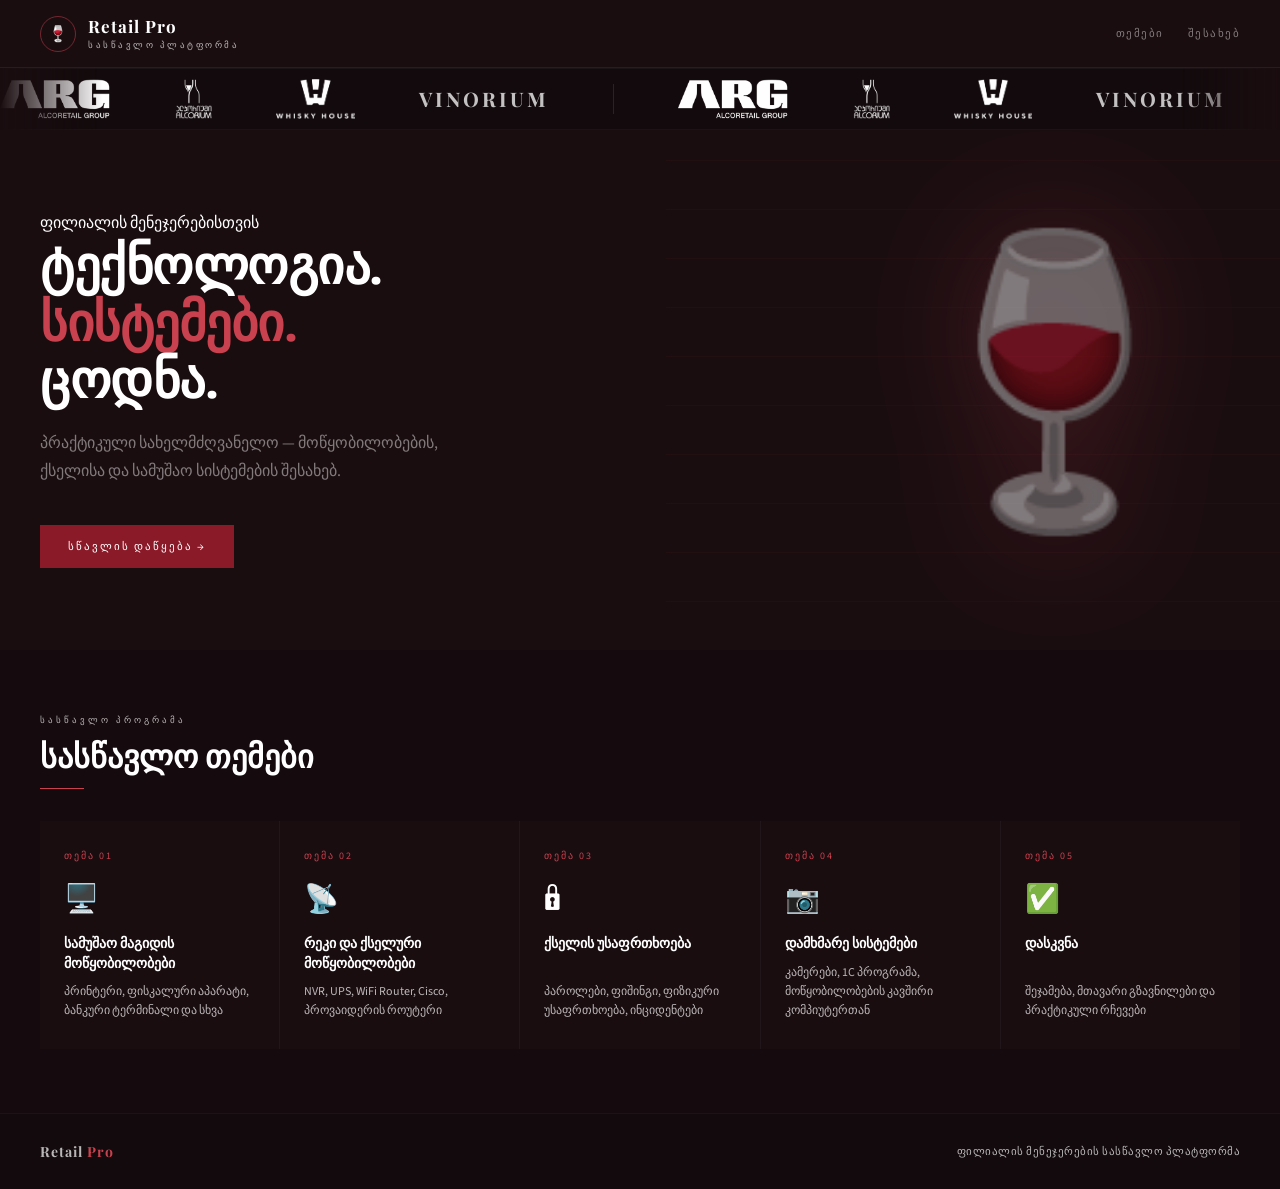
<file: index.html>
<!DOCTYPE html>
<html lang="ka">
<head>
  <meta charset="UTF-8" />
  <meta name="viewport" content="width=device-width, initial-scale=1.0" />
  <title>Retail Pro | სასწავლო პლატფორმა</title>
  <link rel="stylesheet" href="style.css" />
  <style>
    .hero {
      position: relative;
      min-height: 520px;
      display: flex;
      align-items: center;
      padding: 5rem 2.5rem;
      overflow: hidden;
      background: var(--bg);
    }
    .hero-lines {
      position: absolute; right: 0; top: 0; bottom: 0; width: 48%;
      opacity: 0.04;
      background-image: repeating-linear-gradient(0deg, transparent, transparent 48px, rgba(201,65,79,1) 48px, rgba(201,65,79,1) 49px);
    }
    .hero-deco {
      position: absolute; right: 4%; top: 50%;
      transform: translateY(-50%);
      font-size: 280px; opacity: 0.45; pointer-events: none; line-height: 1;
      filter: drop-shadow(0 0 60px rgba(201,65,79,0.6));
    }

    .hero-quote blockquote em {
      color: #c9414f;
      font-style: normal;
    }
      to { opacity: 1; transform: translateY(-50%) translateX(0); }
    }
    .hero-eyebrow {
      font-size: 10px; letter-spacing: 3.5px; text-transform: uppercase;
      color: var(--accent); margin-bottom: 1.5rem;
    }
    .hero h1 {
      font-family: 'Playfair Display', serif;
      font-size: 52px; font-weight: 700; line-height: 1.1;
      letter-spacing: -0.5px; margin-bottom: 1.5rem;
    }
    .hero h1 em { color: var(--accent); font-style: normal; }
    .hero p {
      font-size: 16px; color: var(--text-muted);
      line-height: 1.75; max-width: 400px; margin-bottom: 2.5rem;
    }
    .hero-btn {
      display: inline-flex; align-items: center; gap: 10px;
      background: var(--accent-dark); color: #fff;
      font-size: 11px; letter-spacing: 2px; text-transform: uppercase;
      padding: 14px 28px; text-decoration: none; transition: background 0.2s;
    }
    .hero-btn:hover { background: #a01f30; }

    .modules { padding: 4rem 2.5rem; background: var(--bg2); }
    .modules-label {
      font-size: 9px; letter-spacing: 3px; text-transform: uppercase;
      color: var(--text-dim); display: block; margin-bottom: 6px;
    }
    .modules-title {
      font-family: 'Playfair Display', serif;
      font-size: 32px; font-weight: 700;
    }
    .modules-line { width: 44px; height: 1px; background: var(--accent); margin: 12px 0 2rem; }

    .cards-grid {
      display: grid;
      grid-template-columns: repeat(auto-fit, minmax(180px, 1fr));
      gap: 1px;
      background: rgba(255,255,255,0.05);
    }
    .theme-card {
      background: var(--bg);
      padding: 1.75rem 1.5rem;
      text-decoration: none; color: inherit;
      display: flex; flex-direction: column;
      transition: background 0.2s;
      position: relative; overflow: hidden;
    }
    .theme-card::after {
      content: ''; position: absolute; bottom: 0; left: 0; right: 0;
      height: 2px; background: var(--accent);
      transform: scaleX(0); transform-origin: left; transition: transform 0.3s ease;
    }
    .theme-card:hover { background: #1f1013; }
    .theme-card:hover::after { transform: scaleX(1); }
    .theme-num { font-size: 10px; letter-spacing: 2px; color: var(--accent); margin-bottom: 1rem; }
    .theme-icon { font-size: 28px; margin-bottom: 1rem; display: block; }
    .theme-card h3 { font-size: 14px; font-weight: 600; line-height: 1.4; margin-bottom: 8px; }
    .theme-card p { font-size: 12px; color: var(--text-dim); line-height: 1.6; margin-top: auto; }

    .info {
      padding: 4rem 2.5rem; background: var(--bg);
      display: grid; grid-template-columns: 1fr 1fr; gap: 4rem; align-items: center;
      border-top: 1px solid rgba(255,255,255,0.04);
    }
    .info-eyebrow { font-size: 10px; letter-spacing: 3px; text-transform: uppercase; color: var(--accent); margin-bottom: 1rem; }
    .info h2 { font-family: 'Playfair Display', serif; font-size: 28px; font-weight: 700; margin-bottom: 1rem; line-height: 1.3; }
    .info p { font-size: 14px; color: var(--text-muted); line-height: 1.8; margin-bottom: 1rem; }
    .info-stats { display: grid; grid-template-columns: 1fr 1fr; gap: 1px; background: rgba(255,255,255,0.05); }
    .stat { background: var(--bg2); padding: 1.5rem; }
    .stat-num { font-family: 'Playfair Display', serif; font-size: 36px; font-weight: 700; color: var(--accent); margin-bottom: 4px; }
    .stat-label { font-size: 10px; letter-spacing: 1.5px; text-transform: uppercase; color: var(--text-dim); }

    @media (max-width: 700px) {
      .hero h1 { font-size: 36px; }
      .hero { padding: 3rem 1.5rem; min-height: auto; }
      .info { grid-template-columns: 1fr; gap: 2rem; padding: 3rem 1.5rem; }
      .modules { padding: 3rem 1.5rem; }
    }
  </style>
</head>
<body>

  <header class="rp-header">
    <a href="index.html" class="rp-logo-wrap">
      <div class="rp-logo-icon">🍷</div>
      <div>
        <span class="rp-logo-text">Retail Pro</span>
        <span class="rp-logo-sub">სასწავლო პლატფორმა</span>
      </div>
    </a>
    <nav>
      <a href="#modules">თემები</a>
      <a href="#about">შესახებ</a>
    </nav>
  </header>

  <div class="logo-scroll-wrap" style="background:#120a0c; border-top:1px solid rgba(255,255,255,0.04); border-bottom:1px solid rgba(255,255,255,0.04); padding:10px 0; overflow:hidden; position:relative;">
    <div style="display:flex; align-items:center; gap:64px; animation:scrollLogos 24s linear infinite; width:max-content;">
      <img src="logo-arg.PNG" alt="ARG" style="height:40px; object-fit:contain; mix-blend-mode:screen; flex-shrink:0;" />
      <img src="logo-alcorium.PNG" alt="Alcorium" style="height:40px; object-fit:contain; mix-blend-mode:screen; flex-shrink:0;" />
      <img src="logo-whisky.PNG" alt="Whisky House" style="height:40px; object-fit:contain; mix-blend-mode:screen; flex-shrink:0;" />
      <span style="font-family:'Playfair Display',serif; font-size:20px; font-weight:700; color:rgba(255,255,255,0.75); letter-spacing:3px; flex-shrink:0; line-height:40px;">VINORIUM</span>
      <div style="width:1px; height:30px; background:rgba(255,255,255,0.1); flex-shrink:0;"></div>
      <img src="logo-arg.PNG" alt="ARG" style="height:40px; object-fit:contain; mix-blend-mode:screen; flex-shrink:0;" />
      <img src="logo-alcorium.PNG" alt="Alcorium" style="height:40px; object-fit:contain; mix-blend-mode:screen; flex-shrink:0;" />
      <img src="logo-whisky.PNG" alt="Whisky House" style="height:40px; object-fit:contain; mix-blend-mode:screen; flex-shrink:0;" />
      <span style="font-family:'Playfair Display',serif; font-size:20px; font-weight:700; color:rgba(255,255,255,0.75); letter-spacing:3px; flex-shrink:0; line-height:40px;">VINORIUM</span>
      <div style="width:1px; height:30px; background:rgba(255,255,255,0.1); flex-shrink:0;"></div>
      <img src="logo-arg.PNG" alt="ARG" style="height:40px; object-fit:contain; mix-blend-mode:screen; flex-shrink:0;" />
      <img src="logo-alcorium.PNG" alt="Alcorium" style="height:40px; object-fit:contain; mix-blend-mode:screen; flex-shrink:0;" />
      <img src="logo-whisky.PNG" alt="Whisky House" style="height:40px; object-fit:contain; mix-blend-mode:screen; flex-shrink:0;" />
      <span style="font-family:'Playfair Display',serif; font-size:20px; font-weight:700; color:rgba(255,255,255,0.75); letter-spacing:3px; flex-shrink:0; line-height:40px;">VINORIUM</span>
      <div style="width:1px; height:30px; background:rgba(255,255,255,0.1); flex-shrink:0;"></div>
      <img src="logo-arg.PNG" alt="ARG" style="height:40px; object-fit:contain; mix-blend-mode:screen; flex-shrink:0;" />
      <img src="logo-alcorium.PNG" alt="Alcorium" style="height:40px; object-fit:contain; mix-blend-mode:screen; flex-shrink:0;" />
      <img src="logo-whisky.PNG" alt="Whisky House" style="height:40px; object-fit:contain; mix-blend-mode:screen; flex-shrink:0;" />
      <span style="font-family:'Playfair Display',serif; font-size:20px; font-weight:700; color:rgba(255,255,255,0.75); letter-spacing:3px; flex-shrink:0; line-height:40px;">VINORIUM</span>
      <div style="width:1px; height:30px; background:rgba(255,255,255,0.1); flex-shrink:0;"></div>
    </div>
  </div>
  <style>
    @keyframes scrollLogos {
      0% { transform: translateX(0); }
      100% { transform: translateX(-25%); }
    }
    .logo-scroll-wrap { -webkit-mask-image: linear-gradient(to right, transparent 0%, black 8%, black 92%, transparent 100%); mask-image: linear-gradient(to right, transparent 0%, black 8%, black 92%, transparent 100%); }
  </style>

  <section class="hero">
    <div class="hero-lines"></div>
    <div class="hero-deco">🍷</div>

    <div style="position:relative;z-index:1;max-width:520px;">
      <div class="hero-eyebrow">ფილიალის მენეჯერებისთვის</div>
      <h1>ტექნოლოგია.<br><em>სისტემები.</em><br>ცოდნა.</h1>
      <p>პრაქტიკული სახელმძღვანელო — მოწყობილობების, ქსელისა და სამუშაო სისტემების შესახებ.</p>
      <a href="#modules" class="hero-btn">სწავლის დაწყება →</a>
    </div>
  </section>

  <section class="modules" id="modules">
    <span class="modules-label">სასწავლო პროგრამა</span>
    <div class="modules-title">სასწავლო თემები</div>
    <div class="modules-line"></div>
    <div class="cards-grid">
      <a href="tema1.html" class="theme-card">
        <div class="theme-num">თემა 01</div>
        <span class="theme-icon">🖥️</span>
        <h3>სამუშაო მაგიდის მოწყობილობები</h3>
        <p>პრინტერი, ფისკალური აპარატი, ბანკური ტერმინალი და სხვა</p>
      </a>
      <a href="tema2.html" class="theme-card">
        <div class="theme-num">თემა 02</div>
        <span class="theme-icon">📡</span>
        <h3>რეკი და ქსელური მოწყობილობები</h3>
        <p>NVR, UPS, WiFi Router, Cisco, პროვაიდერის როუტერი</p>
      </a>
      <a href="tema3.html" class="theme-card">
        <div class="theme-num">თემა 03</div>
        <span class="theme-icon">🔒</span>
        <h3>ქსელის უსაფრთხოება</h3>
        <p>პაროლები, ფიშინგი, ფიზიკური უსაფრთხოება, ინციდენტები</p>
      </a>
      <a href="tema4.html" class="theme-card">
        <div class="theme-num">თემა 04</div>
        <span class="theme-icon">📷</span>
        <h3>დამხმარე სისტემები</h3>
        <p>კამერები, 1C პროგრამა, მოწყობილობების კავშირი კომპიუტერთან</p>
      </a>
      <a href="tema5.html" class="theme-card">
        <div class="theme-num">თემა 05</div>
        <span class="theme-icon">✅</span>
        <h3>დასკვნა</h3>
        <p>შეჯამება, მთავარი გზავნილები და პრაქტიკული რჩევები</p>
      </a>
    </div>
  </section>

  <footer class="rp-footer">
    <div class="rp-footer-logo">Retail <em>Pro</em></div>
    <div class="rp-footer-text">ფილიალის მენეჯერების სასწავლო პლატფორმა</div>
  </footer>

</body>
</html>
</file>
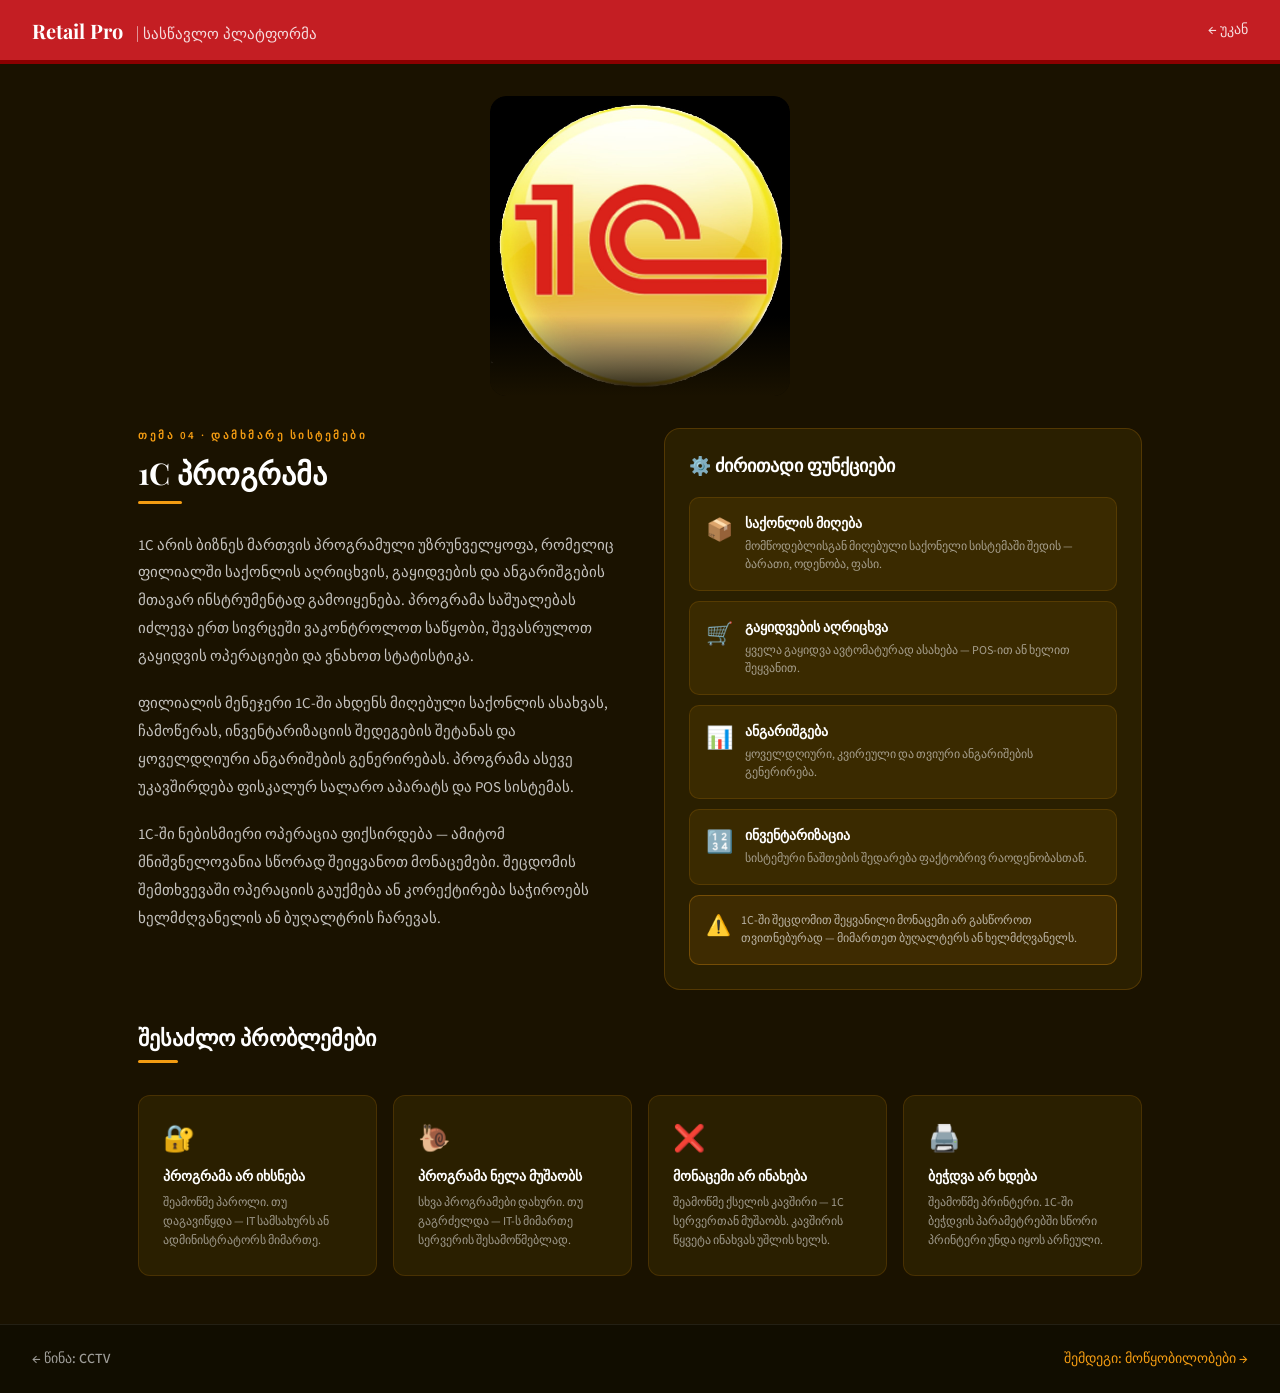
<file: 1c-detail.html>
<!DOCTYPE html>
<html lang="ka">
<head>
  <meta charset="UTF-8"/>
  <meta name="viewport" content="width=device-width, initial-scale=1.0"/>
  <title>1C პროგრამა</title>
  <link href="https://fonts.googleapis.com/css2?family=Playfair+Display:wght@400;700&family=Source+Sans+3:wght@400;500;600&display=swap" rel="stylesheet"/>
  <style>
    * { margin:0; padding:0; box-sizing:border-box; }
    body { font-family:'Source Sans 3',sans-serif; color:#fff; background:#1a1200; overflow-x:hidden; }
    .bg-canvas { position:fixed; top:0; left:0; right:0; bottom:0; z-index:0; pointer-events:none; overflow:hidden; }
    .float-item { position:absolute; animation:floatUp linear infinite; user-select:none; pointer-events:none; }
    @keyframes floatUp { 0%{transform:translateY(110vh);opacity:0} 10%{opacity:1} 90%{opacity:1} 100%{transform:translateY(-20vh);opacity:0} }
    @keyframes fadeIn { from{opacity:0;transform:translateY(16px)} to{opacity:1;transform:translateY(0)} }
    @keyframes slideIn { from{opacity:0;transform:translateX(-16px)} to{opacity:1;transform:translateX(0)} }
    header { position:sticky; top:0; z-index:10; background:#C41E23; color:#fff; padding:0 2rem; display:flex; align-items:center; justify-content:space-between; height:64px; border-bottom:4px solid #8B0000; }
    .logo { font-family:'Playfair Display',serif; font-size:20px; font-weight:700; }
    .logo span { font-weight:400; opacity:0.85; font-size:15px; margin-left:8px; }
    .back-btn { color:rgba(255,255,255,0.85); text-decoration:none; font-size:14px; font-weight:500; }
    .hero-photo { position:relative; z-index:1; background:#1a1200; padding:2rem 3rem 0; display:flex; justify-content:center; }
    .hero-photo-wrap { position:relative; max-width:300px; width:100%; border-radius:16px; overflow:hidden; }
    .hero-photo-wrap img { width:100%; display:block; border-radius:16px; }
    .hero-fade { position:absolute; bottom:0; left:0; right:0; height:80px; background:linear-gradient(to bottom,transparent,#1a1200); }
    .bottom-section { position:relative; z-index:1; padding:2rem 3rem; display:grid; grid-template-columns:1fr 1fr; gap:3rem; align-items:start; max-width:1100px; margin:0 auto; }
    .topic-label { font-size:11px; font-weight:600; letter-spacing:2.5px; text-transform:uppercase; color:#f39c12; margin-bottom:0.75rem; }
    .content-title { font-family:'Playfair Display',serif; font-size:30px; font-weight:700; color:#fff; margin-bottom:0.5rem; line-height:1.25; }
    .title-line { width:44px; height:3px; background:#f39c12; margin-bottom:1.75rem; border-radius:2px; }
    .content-text { font-size:15px; line-height:1.85; color:rgba(255,255,255,0.75); margin-bottom:1.25rem; }
    .infographic { background:#2a1f00; border-radius:16px; padding:1.5rem; border:0.5px solid rgba(243,156,18,0.2); }
    .info-title { font-family:'Playfair Display',serif; font-size:18px; font-weight:700; color:#fff; margin-bottom:1.25rem; }
    .tip-card { background:#3a2a00; border:0.5px solid rgba(243,156,18,0.15); border-radius:10px; padding:1rem; margin-bottom:10px; display:flex; gap:12px; align-items:flex-start; transition:border-color 0.2s,transform 0.2s; animation:slideIn 0.5s ease both; }
    .tip-card:hover { border-color:#f39c12; transform:translateX(4px); }
    .tip-card:nth-child(1){animation-delay:0.1s} .tip-card:nth-child(2){animation-delay:0.2s} .tip-card:nth-child(3){animation-delay:0.3s} .tip-card:nth-child(4){animation-delay:0.4s}
    .tip-icon { font-size:22px; flex-shrink:0; }
    .tip-body h4 { font-size:14px; font-weight:700; color:#fff; margin-bottom:4px; }
    .tip-body p { font-size:12px; color:rgba(255,255,255,0.55); line-height:1.5; }
    .cards-section { position:relative; z-index:1; padding:0 3rem 3rem; max-width:1100px; margin:0 auto; }
    .cards-title { font-family:'Playfair Display',serif; font-size:22px; font-weight:700; margin-bottom:0.5rem; }
    .cards-line { width:40px; height:3px; background:#f39c12; margin-bottom:2rem; border-radius:2px; }
    .cards-grid { display:grid; grid-template-columns:repeat(auto-fit,minmax(220px,1fr)); gap:16px; }
    .rule-card { background:#2a1f00; border:0.5px solid rgba(243,156,18,0.15); border-radius:12px; padding:1.5rem; transition:border-color 0.2s,transform 0.2s; animation:fadeIn 0.6s ease both; }
    .rule-card:hover { border-color:#f39c12; transform:translateY(-3px); }
    .rule-card:nth-child(1){animation-delay:0.1s} .rule-card:nth-child(2){animation-delay:0.2s} .rule-card:nth-child(3){animation-delay:0.3s} .rule-card:nth-child(4){animation-delay:0.4s}
    .rule-icon { font-size:26px; margin-bottom:10px; display:block; }
    .rule-card h4 { font-size:14px; font-weight:700; margin-bottom:6px; }
    .rule-card p { font-size:12px; color:rgba(255,255,255,0.55); line-height:1.6; }
    .alert { background:rgba(243,156,18,0.1); border:1px solid rgba(243,156,18,0.3); border-radius:10px; padding:1rem; display:flex; gap:10px; margin-top:10px; }
    .alert p { font-size:12px; color:rgba(255,255,255,0.65); line-height:1.5; }
    .nav-bottom { position:relative; z-index:1; background:#110d00; border-top:0.5px solid rgba(255,255,255,0.08); padding:1.5rem 2rem; display:flex; justify-content:space-between; }
    .nav-btn { color:rgba(255,255,255,0.6); text-decoration:none; font-size:14px; font-weight:500; }
    .nav-btn:hover { color:#fff; }
    .nav-btn.next { color:#f39c12; }
    @media(max-width:700px) { .hero-photo{padding:1.5rem 1rem 0} .bottom-section,.cards-section{padding-left:1rem;padding-right:1rem} .bottom-section{grid-template-columns:1fr;gap:2rem} .content-title{font-size:24px} }
  </style>
</head>
<body>
  <div class="bg-canvas" id="bg-canvas"></div>
  <header>
    <a href="index.html" style="text-decoration:none;color:#fff;">
      <div class="logo">Retail Pro <span>| სასწავლო პლატფორმა</span></div>
    </a>
    <a href="tema4.html" class="back-btn">← უკან</a>
  </header>

  <div class="hero-photo">
    <div class="hero-photo-wrap">
      <img src="1c.png" alt="1C"/>
      <div class="hero-fade"></div>
    </div>
  </div>

  <div class="bottom-section">
    <div>
      <div class="topic-label">თემა 04 · დამხმარე სისტემები</div>
      <div class="content-title">1C პროგრამა</div>
      <div class="title-line"></div>
      <p class="content-text">1C არის ბიზნეს მართვის პროგრამული უზრუნველყოფა, რომელიც ფილიალში საქონლის აღრიცხვის, გაყიდვების და ანგარიშგების მთავარ ინსტრუმენტად გამოიყენება. პროგრამა საშუალებას იძლევა ერთ სივრცეში ვაკონტროლოთ საწყობი, შევასრულოთ გაყიდვის ოპერაციები და ვნახოთ სტატისტიკა.</p>
      <p class="content-text">ფილიალის მენეჯერი 1C-ში ახდენს მიღებული საქონლის ასახვას, ჩამოწერას, ინვენტარიზაციის შედეგების შეტანას და ყოველდღიური ანგარიშების გენერირებას. პროგრამა ასევე უკავშირდება ფისკალურ სალარო აპარატს და POS სისტემას.</p>
      <p class="content-text">1C-ში ნებისმიერი ოპერაცია ფიქსირდება — ამიტომ მნიშვნელოვანია სწორად შეიყვანოთ მონაცემები. შეცდომის შემთხვევაში ოპერაციის გაუქმება ან კორექტირება საჭიროებს ხელმძღვანელის ან ბუღალტრის ჩარევას.</p>
    </div>
    <div class="infographic">
      <div class="info-title">⚙️ ძირითადი ფუნქციები</div>
      <div class="tip-card">
        <div class="tip-icon">📦</div>
        <div class="tip-body"><h4>საქონლის მიღება</h4><p>მომწოდებლისგან მიღებული საქონელი სისტემაში შედის — ბარათი, ოდენობა, ფასი.</p></div>
      </div>
      <div class="tip-card">
        <div class="tip-icon">🛒</div>
        <div class="tip-body"><h4>გაყიდვების აღრიცხვა</h4><p>ყველა გაყიდვა ავტომატურად ასახება — POS-ით ან ხელით შეყვანით.</p></div>
      </div>
      <div class="tip-card">
        <div class="tip-icon">📊</div>
        <div class="tip-body"><h4>ანგარიშგება</h4><p>ყოველდღიური, კვირეული და თვიური ანგარიშების გენერირება.</p></div>
      </div>
      <div class="tip-card">
        <div class="tip-icon">🔢</div>
        <div class="tip-body"><h4>ინვენტარიზაცია</h4><p>სისტემური ნაშთების შედარება ფაქტობრივ რაოდენობასთან.</p></div>
      </div>
      <div class="alert">
        <div style="font-size:20px;flex-shrink:0;">⚠️</div>
        <p>1C-ში შეცდომით შეყვანილი მონაცემი არ გასწოროთ თვითნებურად — მიმართეთ ბუღალტერს ან ხელმძღვანელს.</p>
      </div>
    </div>
  </div>

  <div class="cards-section">
    <div class="cards-title">შესაძლო პრობლემები</div>
    <div class="cards-line"></div>
    <div class="cards-grid">
      <div class="rule-card"><span class="rule-icon">🔐</span><h4>პროგრამა არ იხსნება</h4><p>შეამოწმე პაროლი. თუ დაგავიწყდა — IT სამსახურს ან ადმინისტრატორს მიმართე.</p></div>
      <div class="rule-card"><span class="rule-icon">🐌</span><h4>პროგრამა ნელა მუშაობს</h4><p>სხვა პროგრამები დახური. თუ გაგრძელდა — IT-ს მიმართე სერვერის შესამოწმებლად.</p></div>
      <div class="rule-card"><span class="rule-icon">❌</span><h4>მონაცემი არ ინახება</h4><p>შეამოწმე ქსელის კავშირი — 1C სერვერთან მუშაობს. კავშირის წყვეტა ინახვას უშლის ხელს.</p></div>
      <div class="rule-card"><span class="rule-icon">🖨️</span><h4>ბეჭდვა არ ხდება</h4><p>შეამოწმე პრინტერი. 1C-ში ბეჭდვის პარამეტრებში სწორი პრინტერი უნდა იყოს არჩეული.</p></div>
    </div>
  </div>

  <div class="nav-bottom">
    <a href="cctv-detail.html" class="nav-btn">← წინა: CCTV</a>
    <a href="devices-detail.html" class="nav-btn next">შემდეგი: მოწყობილობები →</a>
  </div>

  <script>
    const canvas = document.getElementById('bg-canvas');
    const items = [
      {text:'1С',color:'rgba(243,156,18,0.07)',size:'28px'},
      {text:'₾',color:'rgba(243,156,18,0.06)',size:'22px'},
      {text:'1С',color:'rgba(243,156,18,0.05)',size:'20px'},
      {text:'📦',color:'rgba(243,156,18,0.04)',size:'20px'},
      {text:'1С',color:'rgba(243,156,18,0.07)',size:'26px'},
      {text:'₾',color:'rgba(243,156,18,0.05)',size:'18px'},
      {text:'1С',color:'rgba(243,156,18,0.04)',size:'18px'},
      {text:'📊',color:'rgba(243,156,18,0.04)',size:'18px'},
      {text:'1С',color:'rgba(243,156,18,0.06)',size:'24px'},
      {text:'₾',color:'rgba(243,156,18,0.04)',size:'16px'},
    ];
    items.forEach((item,i) => {
      const el = document.createElement('div');
      el.className = 'float-item';
      el.textContent = item.text;
      el.style.color = item.color;
      el.style.fontSize = item.size;
      el.style.left = (3+i*9.5)+'%';
      el.style.animationDuration = (10+Math.random()*8)+'s';
      el.style.animationDelay = (Math.random()*10)+'s';
      canvas.appendChild(el);
    });
  </script>
</body>
</html>
</file>
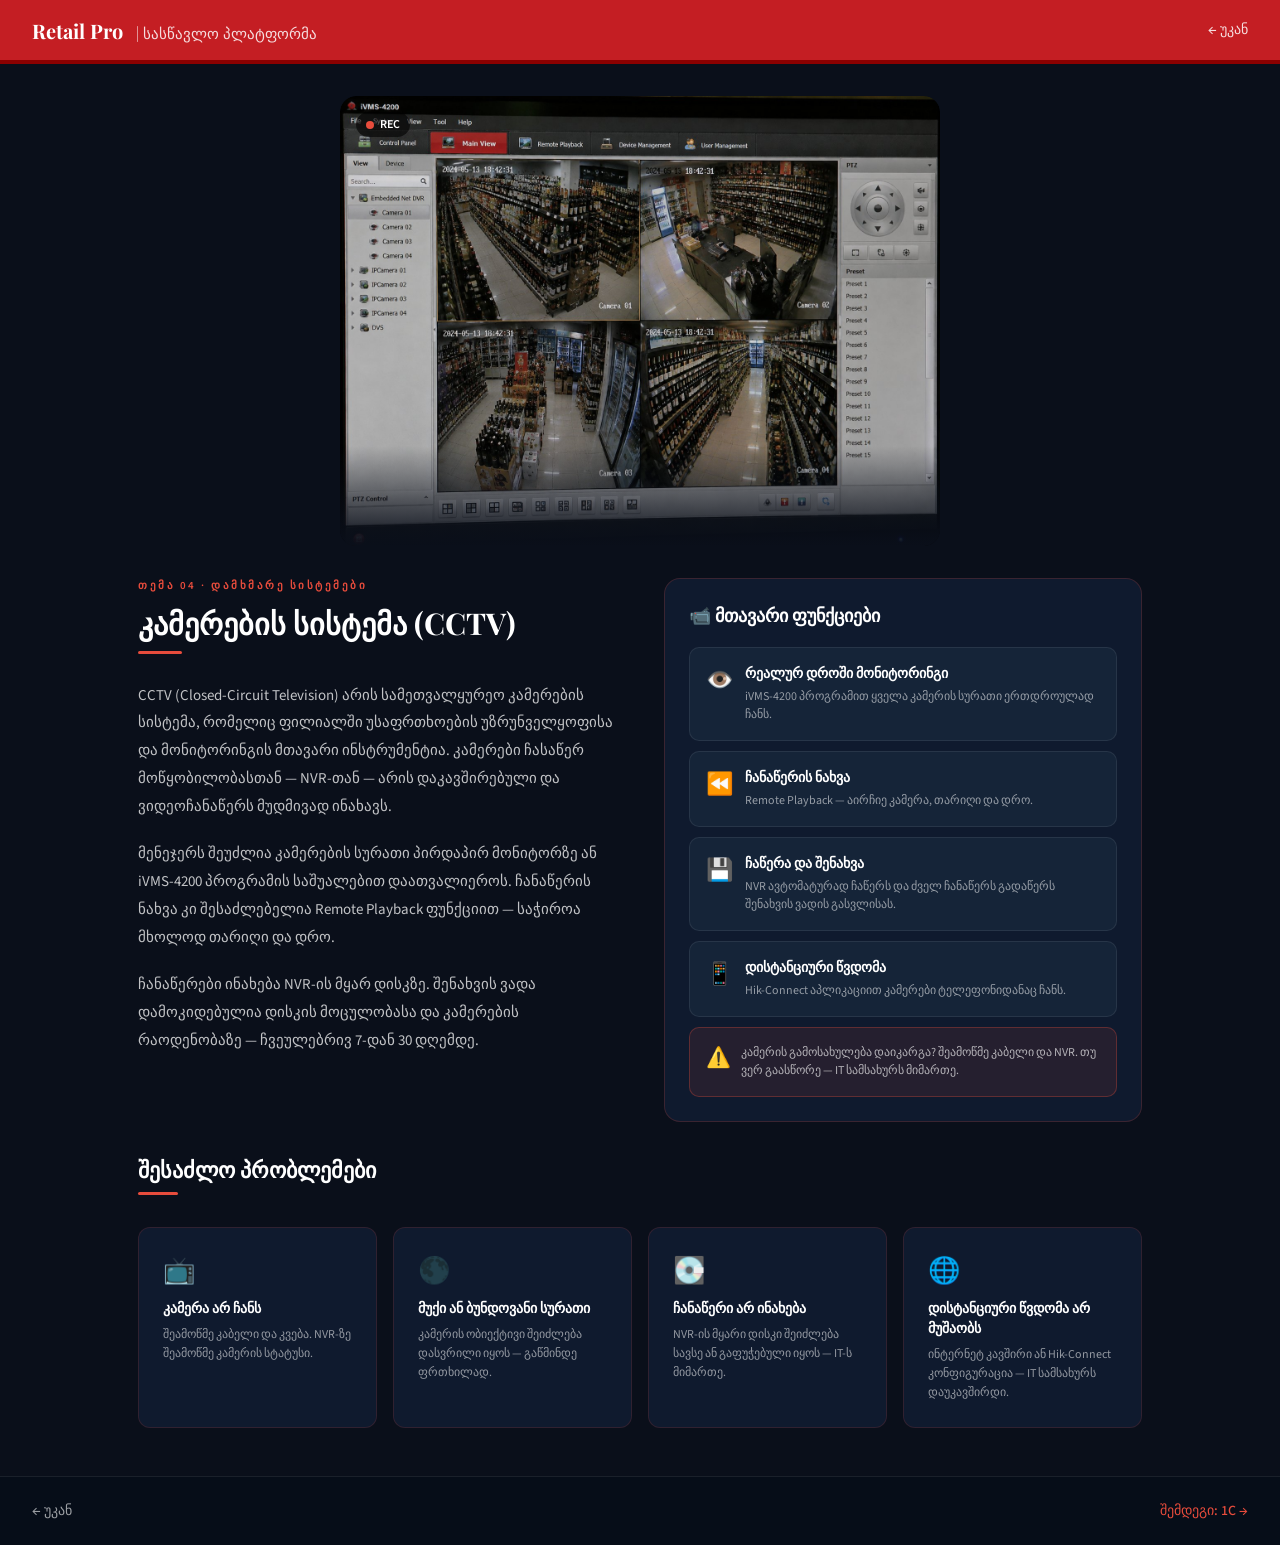
<file: cctv-detail.html>
<!DOCTYPE html>
<html lang="ka">
<head>
  <meta charset="UTF-8"/>
  <meta name="viewport" content="width=device-width, initial-scale=1.0"/>
  <title>კამერების სისტემა</title>
  <link href="https://fonts.googleapis.com/css2?family=Playfair+Display:wght@400;700&family=Source+Sans+3:wght@400;500;600&display=swap" rel="stylesheet"/>
  <style>
    * { margin:0; padding:0; box-sizing:border-box; }
    body { font-family:'Source Sans 3',sans-serif; color:#fff; background:#0a0f1a; overflow-x:hidden; }
    .bg-canvas { position:fixed; top:0; left:0; right:0; bottom:0; z-index:0; pointer-events:none; overflow:hidden; }
    .float-item { position:absolute; animation:floatUp linear infinite; user-select:none; pointer-events:none; }
    @keyframes floatUp { 0%{transform:translateY(110vh);opacity:0} 10%{opacity:1} 90%{opacity:1} 100%{transform:translateY(-20vh);opacity:0} }
    @keyframes fadeIn { from{opacity:0;transform:translateY(16px)} to{opacity:1;transform:translateY(0)} }
    @keyframes slideIn { from{opacity:0;transform:translateX(-16px)} to{opacity:1;transform:translateX(0)} }
    @keyframes blink { 0%,100%{opacity:1} 50%{opacity:0.3} }
    header { position:sticky; top:0; z-index:10; background:#C41E23; color:#fff; padding:0 2rem; display:flex; align-items:center; justify-content:space-between; height:64px; border-bottom:4px solid #8B0000; }
    .logo { font-family:'Playfair Display',serif; font-size:20px; font-weight:700; }
    .logo span { font-weight:400; opacity:0.85; font-size:15px; margin-left:8px; }
    .back-btn { color:rgba(255,255,255,0.85); text-decoration:none; font-size:14px; font-weight:500; }
    .back-btn:hover { color:#fff; }
    .hero-photo { position:relative; z-index:1; background:#0a0f1a; padding:2rem 3rem 0; display:flex; justify-content:center; }
    .hero-photo-wrap { position:relative; max-width:600px; width:100%; border-radius:16px; overflow:hidden; }
    .hero-photo-wrap img { width:100%; display:block; border-radius:16px; }
    .hero-fade { position:absolute; bottom:0; left:0; right:0; height:100px; background:linear-gradient(to bottom,transparent,#0a0f1a); }
    .rec-dot { position:absolute; top:16px; left:16px; display:flex; align-items:center; gap:6px; background:rgba(0,0,0,0.6); padding:4px 10px; border-radius:20px; font-size:12px; font-weight:600; }
    .rec-circle { width:8px; height:8px; border-radius:50%; background:#e74c3c; animation:blink 1s infinite; }
    .bottom-section { position:relative; z-index:1; padding:2rem 3rem; display:grid; grid-template-columns:1fr 1fr; gap:3rem; align-items:start; max-width:1100px; margin:0 auto; }
    .topic-label { font-size:11px; font-weight:600; letter-spacing:2.5px; text-transform:uppercase; color:#e74c3c; margin-bottom:0.75rem; }
    .content-title { font-family:'Playfair Display',serif; font-size:30px; font-weight:700; color:#fff; margin-bottom:0.5rem; line-height:1.25; }
    .title-line { width:44px; height:3px; background:#e74c3c; margin-bottom:1.75rem; border-radius:2px; }
    .content-text { font-size:15px; line-height:1.85; color:rgba(255,255,255,0.75); margin-bottom:1.25rem; }
    .infographic { background:#0f1a2e; border-radius:16px; padding:1.5rem; border:0.5px solid rgba(231,76,60,0.2); }
    .info-title { font-family:'Playfair Display',serif; font-size:18px; font-weight:700; color:#fff; margin-bottom:1.25rem; }
    .tip-card { background:#152438; border:0.5px solid rgba(255,255,255,0.08); border-radius:10px; padding:1rem; margin-bottom:10px; display:flex; gap:12px; align-items:flex-start; transition:border-color 0.2s,transform 0.2s; animation:slideIn 0.5s ease both; }
    .tip-card:hover { border-color:#e74c3c; transform:translateX(4px); }
    .tip-card:nth-child(1){animation-delay:0.1s} .tip-card:nth-child(2){animation-delay:0.2s} .tip-card:nth-child(3){animation-delay:0.3s} .tip-card:nth-child(4){animation-delay:0.4s}
    .tip-icon { font-size:22px; flex-shrink:0; }
    .tip-body h4 { font-size:14px; font-weight:700; color:#fff; margin-bottom:4px; }
    .tip-body p { font-size:12px; color:rgba(255,255,255,0.55); line-height:1.5; }
    .cards-section { position:relative; z-index:1; padding:0 3rem 3rem; max-width:1100px; margin:0 auto; }
    .cards-title { font-family:'Playfair Display',serif; font-size:22px; font-weight:700; margin-bottom:0.5rem; }
    .cards-line { width:40px; height:3px; background:#e74c3c; margin-bottom:2rem; border-radius:2px; }
    .cards-grid { display:grid; grid-template-columns:repeat(auto-fit,minmax(220px,1fr)); gap:16px; }
    .rule-card { background:#0f1a2e; border:0.5px solid rgba(231,76,60,0.15); border-radius:12px; padding:1.5rem; transition:border-color 0.2s,transform 0.2s; animation:fadeIn 0.6s ease both; }
    .rule-card:hover { border-color:#e74c3c; transform:translateY(-3px); }
    .rule-card:nth-child(1){animation-delay:0.1s} .rule-card:nth-child(2){animation-delay:0.2s} .rule-card:nth-child(3){animation-delay:0.3s} .rule-card:nth-child(4){animation-delay:0.4s}
    .rule-icon { font-size:26px; margin-bottom:10px; display:block; }
    .rule-card h4 { font-size:14px; font-weight:700; margin-bottom:6px; }
    .rule-card p { font-size:12px; color:rgba(255,255,255,0.55); line-height:1.6; }
    .alert { background:rgba(231,76,60,0.1); border:1px solid rgba(231,76,60,0.3); border-radius:10px; padding:1rem; display:flex; gap:10px; margin-top:10px; }
    .alert p { font-size:12px; color:rgba(255,255,255,0.65); line-height:1.5; }
    .nav-bottom { position:relative; z-index:1; background:#060d18; border-top:0.5px solid rgba(255,255,255,0.08); padding:1.5rem 2rem; display:flex; justify-content:space-between; }
    .nav-btn { color:rgba(255,255,255,0.6); text-decoration:none; font-size:14px; font-weight:500; }
    .nav-btn:hover { color:#fff; }
    .nav-btn.next { color:#e74c3c; }
    @media(max-width:700px) { .hero-photo{padding:1.5rem 1rem 0} .bottom-section,.cards-section{padding-left:1rem;padding-right:1rem} .bottom-section{grid-template-columns:1fr;gap:2rem} .content-title{font-size:24px} }
  </style>
</head>
<body>
  <div class="bg-canvas" id="bg-canvas"></div>
  <header>
    <a href="index.html" style="text-decoration:none;color:#fff;">
      <div class="logo">Retail Pro <span>| სასწავლო პლატფორმა</span></div>
    </a>
    <a href="tema4.html" class="back-btn">← უკან</a>
  </header>

  <div class="hero-photo">
    <div class="hero-photo-wrap">
      <img src="cctv.png" alt="კამერების სისტემა"/>
      <div class="rec-dot"><div class="rec-circle"></div> REC</div>
      <div class="hero-fade"></div>
    </div>
  </div>

  <div class="bottom-section">
    <div>
      <div class="topic-label">თემა 04 · დამხმარე სისტემები</div>
      <div class="content-title">კამერების სისტემა (CCTV)</div>
      <div class="title-line"></div>
      <p class="content-text">CCTV (Closed-Circuit Television) არის სამეთვალყურეო კამერების სისტემა, რომელიც ფილიალში უსაფრთხოების უზრუნველყოფისა და მონიტორინგის მთავარი ინსტრუმენტია. კამერები ჩასაწერ მოწყობილობასთან — NVR-თან — არის დაკავშირებული და ვიდეოჩანაწერს მუდმივად ინახავს.</p>
      <p class="content-text">მენეჯერს შეუძლია კამერების სურათი პირდაპირ მონიტორზე ან iVMS-4200 პროგრამის საშუალებით დაათვალიეროს. ჩანაწერის ნახვა კი შესაძლებელია Remote Playback ფუნქციით — საჭიროა მხოლოდ თარიღი და დრო.</p>
      <p class="content-text">ჩანაწერები ინახება NVR-ის მყარ დისკზე. შენახვის ვადა დამოკიდებულია დისკის მოცულობასა და კამერების რაოდენობაზე — ჩვეულებრივ 7-დან 30 დღემდე.</p>
    </div>
    <div class="infographic">
      <div class="info-title">📹 მთავარი ფუნქციები</div>
      <div class="tip-card">
        <div class="tip-icon">👁️</div>
        <div class="tip-body"><h4>რეალურ დროში მონიტორინგი</h4><p>iVMS-4200 პროგრამით ყველა კამერის სურათი ერთდროულად ჩანს.</p></div>
      </div>
      <div class="tip-card">
        <div class="tip-icon">⏪</div>
        <div class="tip-body"><h4>ჩანაწერის ნახვა</h4><p>Remote Playback — აირჩიე კამერა, თარიღი და დრო.</p></div>
      </div>
      <div class="tip-card">
        <div class="tip-icon">💾</div>
        <div class="tip-body"><h4>ჩაწერა და შენახვა</h4><p>NVR ავტომატურად ჩაწერს და ძველ ჩანაწერს გადაწერს შენახვის ვადის გასვლისას.</p></div>
      </div>
      <div class="tip-card">
        <div class="tip-icon">📱</div>
        <div class="tip-body"><h4>დისტანციური წვდომა</h4><p>Hik-Connect აპლიკაციით კამერები ტელეფონიდანაც ჩანს.</p></div>
      </div>
      <div class="alert">
        <div style="font-size:20px;flex-shrink:0;">⚠️</div>
        <p>კამერის გამოსახულება დაიკარგა? შეამოწმე კაბელი და NVR. თუ ვერ გაასწორე — IT სამსახურს მიმართე.</p>
      </div>
    </div>
  </div>

  <div class="cards-section">
    <div class="cards-title">შესაძლო პრობლემები</div>
    <div class="cards-line"></div>
    <div class="cards-grid">
      <div class="rule-card"><span class="rule-icon">📺</span><h4>კამერა არ ჩანს</h4><p>შეამოწმე კაბელი და კვება. NVR-ზე შეამოწმე კამერის სტატუსი.</p></div>
      <div class="rule-card"><span class="rule-icon">🌑</span><h4>მუქი ან ბუნდოვანი სურათი</h4><p>კამერის ობიექტივი შეიძლება დასვრილი იყოს — გაწმინდე ფრთხილად.</p></div>
      <div class="rule-card"><span class="rule-icon">💽</span><h4>ჩანაწერი არ ინახება</h4><p>NVR-ის მყარი დისკი შეიძლება სავსე ან გაფუჭებული იყოს — IT-ს მიმართე.</p></div>
      <div class="rule-card"><span class="rule-icon">🌐</span><h4>დისტანციური წვდომა არ მუშაობს</h4><p>ინტერნეტ კავშირი ან Hik-Connect კონფიგურაცია — IT სამსახურს დაუკავშირდი.</p></div>
    </div>
  </div>

  <div class="nav-bottom">
    <a href="tema4.html" class="nav-btn">← უკან</a>
    <a href="1c-detail.html" class="nav-btn next">შემდეგი: 1C →</a>
  </div>

  <script>
    const canvas = document.getElementById('bg-canvas');
    const items = [
      {text:'📹',color:'rgba(231,76,60,0.06)',size:'24px'},
      {text:'REC',color:'rgba(231,76,60,0.05)',size:'12px'},
      {text:'📹',color:'rgba(231,76,60,0.05)',size:'20px'},
      {text:'●',color:'rgba(231,76,60,0.07)',size:'14px'},
      {text:'📹',color:'rgba(231,76,60,0.06)',size:'28px'},
      {text:'REC',color:'rgba(231,76,60,0.04)',size:'11px'},
      {text:'📹',color:'rgba(231,76,60,0.05)',size:'18px'},
      {text:'●',color:'rgba(231,76,60,0.06)',size:'12px'},
      {text:'📹',color:'rgba(231,76,60,0.04)',size:'22px'},
      {text:'REC',color:'rgba(231,76,60,0.03)',size:'10px'},
    ];
    items.forEach((item,i) => {
      const el = document.createElement('div');
      el.className = 'float-item';
      el.textContent = item.text;
      el.style.color = item.color;
      el.style.fontSize = item.size;
      el.style.left = (3 + i*9.5)+'%';
      el.style.animationDuration = (10+Math.random()*8)+'s';
      el.style.animationDelay = (Math.random()*10)+'s';
      canvas.appendChild(el);
    });
  </script>
</body>
</html>
</file>
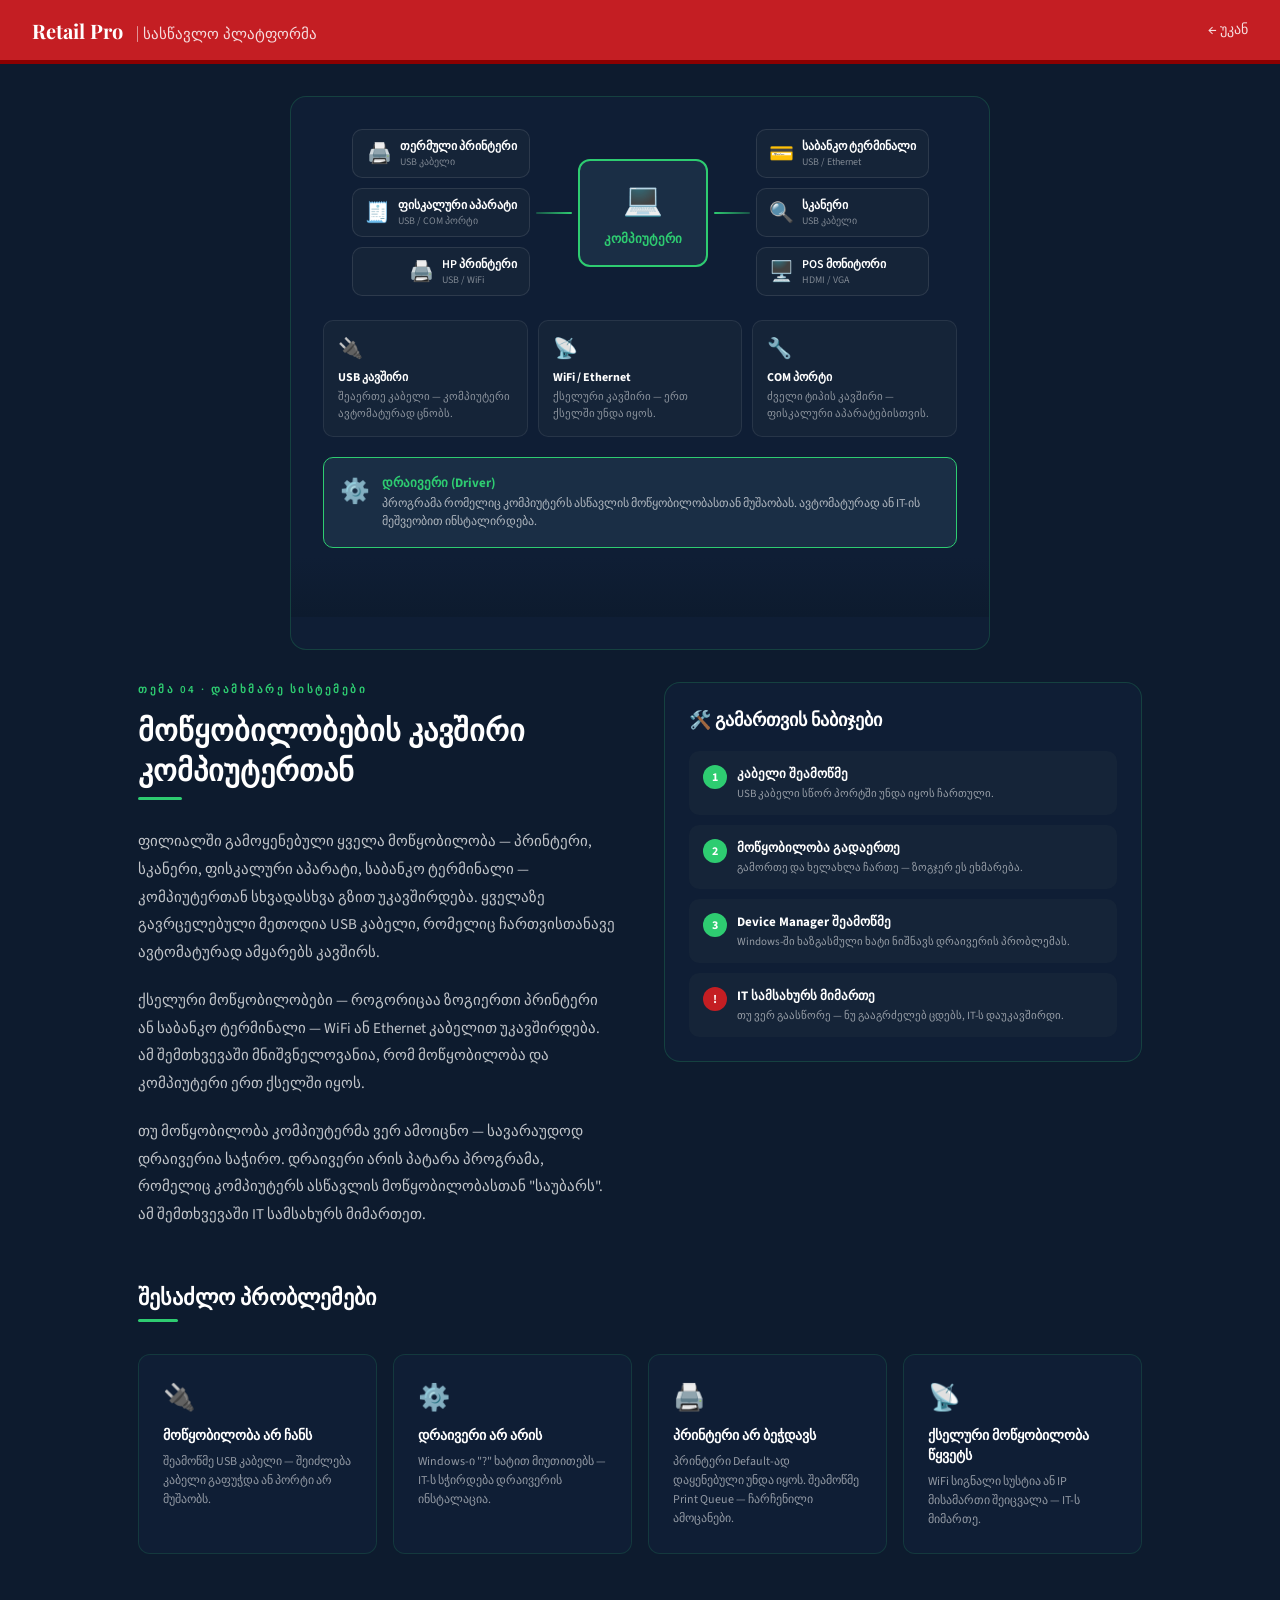
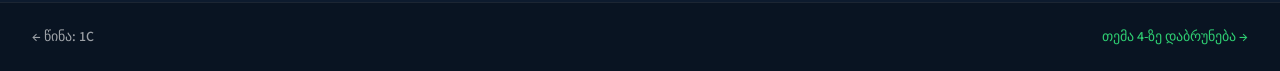
<file: devices-detail.html>
<!DOCTYPE html>
<html lang="ka">
<head>
  <meta charset="UTF-8"/>
  <meta name="viewport" content="width=device-width, initial-scale=1.0"/>
  <title>მოწყობილობების კავშირი</title>
  <link href="https://fonts.googleapis.com/css2?family=Playfair+Display:wght@400;700&family=Source+Sans+3:wght@400;500;600&display=swap" rel="stylesheet"/>
  <style>
    * { margin:0; padding:0; box-sizing:border-box; }
    body { font-family:'Source Sans 3',sans-serif; color:#fff; background:#0d1b2e; overflow-x:hidden; }
    .bg-canvas { position:fixed; top:0; left:0; right:0; bottom:0; z-index:0; pointer-events:none; overflow:hidden; }
    .float-item { position:absolute; animation:floatUp linear infinite; user-select:none; pointer-events:none; }
    @keyframes floatUp { 0%{transform:translateY(110vh);opacity:0} 10%{opacity:1} 90%{opacity:1} 100%{transform:translateY(-20vh);opacity:0} }
    @keyframes fadeIn { from{opacity:0;transform:translateY(16px)} to{opacity:1;transform:translateY(0)} }
    @keyframes slideIn { from{opacity:0;transform:translateX(-16px)} to{opacity:1;transform:translateX(0)} }
    header { position:sticky; top:0; z-index:10; background:#C41E23; color:#fff; padding:0 2rem; display:flex; align-items:center; justify-content:space-between; height:64px; border-bottom:4px solid #8B0000; }
    .logo { font-family:'Playfair Display',serif; font-size:20px; font-weight:700; }
    .logo span { font-weight:400; opacity:0.85; font-size:15px; margin-left:8px; }
    .back-btn { color:rgba(255,255,255,0.85); text-decoration:none; font-size:14px; font-weight:500; }

    /* ინფოგრაფიკა ზემოთ */
    .hero-infographic { position:relative; z-index:1; background:#0d1b2e; padding:2rem 3rem 0; display:flex; justify-content:center; }
    .infographic-wrap { max-width:700px; width:100%; background:#0f1e35; border-radius:16px; padding:2rem; border:0.5px solid rgba(46,204,113,0.2); }

    @keyframes pulse2 { 0%,100%{opacity:1} 50%{opacity:0.5} }
    .diagram { display:flex; align-items:center; justify-content:center; gap:0; margin-bottom:1.5rem; }
    .center-pc { background:#1a2e45; border:2px solid #2ecc71; border-radius:12px; padding:1rem 1.5rem; text-align:center; z-index:2; }
    .center-pc .pc-icon { font-size:32px; display:block; margin-bottom:4px; }
    .center-pc span { font-size:13px; font-weight:700; color:#2ecc71; }
    .devices-left, .devices-right { display:flex; flex-direction:column; gap:10px; }
    .device-item { background:#152438; border:0.5px solid rgba(255,255,255,0.1); border-radius:10px; padding:8px 12px; display:flex; align-items:center; gap:8px; min-width:150px; transition:border-color 0.2s; animation:fadeIn 0.5s ease both; }
    .device-item:hover { border-color:#2ecc71; }
    .devices-left .device-item { flex-direction:row-reverse; }
    .device-icon { font-size:20px; flex-shrink:0; }
    .device-name { font-size:12px; font-weight:600; color:#fff; }
    .device-sub { font-size:10px; color:rgba(255,255,255,0.45); }
    .conn-line { display:flex; align-items:center; gap:6px; padding:0 6px; }
    .line { height:2px; width:36px; background:linear-gradient(to right,#2ecc71,rgba(46,204,113,0.3)); border-radius:1px; }
    .line.rev { background:linear-gradient(to left,#2ecc71,rgba(46,204,113,0.3)); }
    .info-grid { display:grid; grid-template-columns:1fr 1fr 1fr; gap:10px; margin-bottom:1.25rem; }
    .info-card { background:#152438; border:0.5px solid rgba(255,255,255,0.08); border-radius:10px; padding:0.875rem; transition:border-color 0.2s,transform 0.2s; animation:fadeIn 0.5s ease both; }
    .info-card:hover { border-color:#2ecc71; transform:translateY(-2px); }
    .info-card:nth-child(1){animation-delay:0.2s} .info-card:nth-child(2){animation-delay:0.3s} .info-card:nth-child(3){animation-delay:0.4s}
    .info-icon { font-size:20px; margin-bottom:6px; display:block; }
    .info-card h4 { font-size:12px; font-weight:700; color:#fff; margin-bottom:3px; }
    .info-card p { font-size:11px; color:rgba(255,255,255,0.5); line-height:1.5; }
    .driver-box { background:#1a2e45; border:1px solid #2ecc71; border-radius:10px; padding:1rem; display:flex; gap:12px; margin-bottom:10px; }
    .driver-box h4 { font-size:13px; font-weight:700; color:#2ecc71; margin-bottom:3px; }
    .driver-box p { font-size:12px; color:rgba(255,255,255,0.65); line-height:1.5; }
    .hero-fade { height:60px; background:linear-gradient(to bottom,transparent,#0d1b2e); margin:-1px -2rem 0; }

    .bottom-section { position:relative; z-index:1; padding:2rem 3rem; display:grid; grid-template-columns:1fr 1fr; gap:3rem; max-width:1100px; margin:0 auto; }
    .topic-label { font-size:11px; font-weight:600; letter-spacing:2.5px; text-transform:uppercase; color:#2ecc71; margin-bottom:0.75rem; }
    .content-title { font-family:'Playfair Display',serif; font-size:30px; font-weight:700; color:#fff; margin-bottom:0.5rem; }
    .title-line { width:44px; height:3px; background:#2ecc71; margin-bottom:1.75rem; border-radius:2px; }
    .content-text { font-size:15px; line-height:1.85; color:rgba(255,255,255,0.75); margin-bottom:1.25rem; }
    .cards-section { position:relative; z-index:1; padding:0 3rem 3rem; max-width:1100px; margin:0 auto; }
    .cards-title { font-family:'Playfair Display',serif; font-size:22px; font-weight:700; margin-bottom:0.5rem; }
    .cards-line { width:40px; height:3px; background:#2ecc71; margin-bottom:2rem; border-radius:2px; }
    .cards-grid { display:grid; grid-template-columns:repeat(auto-fit,minmax(220px,1fr)); gap:16px; }
    .rule-card { background:#0f1e35; border:0.5px solid rgba(46,204,113,0.15); border-radius:12px; padding:1.5rem; transition:border-color 0.2s,transform 0.2s; animation:fadeIn 0.6s ease both; }
    .rule-card:hover { border-color:#2ecc71; transform:translateY(-3px); }
    .rule-card:nth-child(1){animation-delay:0.1s} .rule-card:nth-child(2){animation-delay:0.2s} .rule-card:nth-child(3){animation-delay:0.3s} .rule-card:nth-child(4){animation-delay:0.4s}
    .rule-icon { font-size:26px; margin-bottom:10px; display:block; }
    .rule-card h4 { font-size:14px; font-weight:700; margin-bottom:6px; }
    .rule-card p { font-size:12px; color:rgba(255,255,255,0.55); line-height:1.6; }
    .nav-bottom { position:relative; z-index:1; background:#091422; border-top:0.5px solid rgba(255,255,255,0.08); padding:1.5rem 2rem; display:flex; justify-content:space-between; }
    .nav-btn { color:rgba(255,255,255,0.6); text-decoration:none; font-size:14px; font-weight:500; }
    .nav-btn:hover { color:#fff; }
    .nav-btn.next { color:#2ecc71; }
    @media(max-width:700px) { .hero-infographic{padding:1.5rem 1rem 0} .bottom-section,.cards-section{padding-left:1rem;padding-right:1rem} .bottom-section{grid-template-columns:1fr;gap:2rem} .content-title{font-size:24px} .diagram{flex-direction:column;gap:10px} .info-grid{grid-template-columns:1fr} }
  </style>
</head>
<body>
  <div class="bg-canvas" id="bg-canvas"></div>
  <header>
    <a href="index.html" style="text-decoration:none;color:#fff;">
      <div class="logo">Retail Pro <span>| სასწავლო პლატფორმა</span></div>
    </a>
    <a href="tema4.html" class="back-btn">← უკან</a>
  </header>

  <div class="hero-infographic">
    <div class="infographic-wrap">
      <div class="diagram">
        <div class="devices-left">
          <div class="device-item" style="animation-delay:0.1s"><div><div class="device-name">თერმული პრინტერი</div><div class="device-sub">USB კაბელი</div></div><div class="device-icon">🖨️</div></div>
          <div class="device-item" style="animation-delay:0.2s"><div><div class="device-name">ფისკალური აპარატი</div><div class="device-sub">USB / COM პორტი</div></div><div class="device-icon">🧾</div></div>
          <div class="device-item" style="animation-delay:0.3s"><div><div class="device-name">HP პრინტერი</div><div class="device-sub">USB / WiFi</div></div><div class="device-icon">🖨️</div></div>
        </div>
        <div class="conn-line"><div class="line rev"></div><div class="center-pc"><span class="pc-icon">💻</span><span>კომპიუტერი</span></div><div class="line"></div></div>
        <div class="devices-right">
          <div class="device-item" style="animation-delay:0.1s"><div class="device-icon">💳</div><div><div class="device-name">საბანკო ტერმინალი</div><div class="device-sub">USB / Ethernet</div></div></div>
          <div class="device-item" style="animation-delay:0.2s"><div class="device-icon">🔍</div><div><div class="device-name">სკანერი</div><div class="device-sub">USB კაბელი</div></div></div>
          <div class="device-item" style="animation-delay:0.3s"><div class="device-icon">🖥️</div><div><div class="device-name">POS მონიტორი</div><div class="device-sub">HDMI / VGA</div></div></div>
        </div>
      </div>
      <div class="info-grid">
        <div class="info-card"><span class="info-icon">🔌</span><h4>USB კავშირი</h4><p>შეაერთე კაბელი — კომპიუტერი ავტომატურად ცნობს.</p></div>
        <div class="info-card"><span class="info-icon">📡</span><h4>WiFi / Ethernet</h4><p>ქსელური კავშირი — ერთ ქსელში უნდა იყოს.</p></div>
        <div class="info-card"><span class="info-icon">🔧</span><h4>COM პორტი</h4><p>ძველი ტიპის კავშირი — ფისკალური აპარატებისთვის.</p></div>
      </div>
      <div class="driver-box">
        <div style="font-size:24px;flex-shrink:0;">⚙️</div>
        <div><h4>დრაივერი (Driver)</h4><p>პროგრამა რომელიც კომპიუტერს ასწავლის მოწყობილობასთან მუშაობას. ავტომატურად ან IT-ის მეშვეობით ინსტალირდება.</p></div>
      </div>
      <div class="hero-fade"></div>
    </div>
  </div>

  <div class="bottom-section">
    <div>
      <div class="topic-label">თემა 04 · დამხმარე სისტემები</div>
      <div class="content-title">მოწყობილობების კავშირი კომპიუტერთან</div>
      <div class="title-line"></div>
      <p class="content-text">ფილიალში გამოყენებული ყველა მოწყობილობა — პრინტერი, სკანერი, ფისკალური აპარატი, საბანკო ტერმინალი — კომპიუტერთან სხვადასხვა გზით უკავშირდება. ყველაზე გავრცელებული მეთოდია USB კაბელი, რომელიც ჩართვისთანავე ავტომატურად ამყარებს კავშირს.</p>
      <p class="content-text">ქსელური მოწყობილობები — როგორიცაა ზოგიერთი პრინტერი ან საბანკო ტერმინალი — WiFi ან Ethernet კაბელით უკავშირდება. ამ შემთხვევაში მნიშვნელოვანია, რომ მოწყობილობა და კომპიუტერი ერთ ქსელში იყოს.</p>
      <p class="content-text">თუ მოწყობილობა კომპიუტერმა ვერ ამოიცნო — სავარაუდოდ დრაივერია საჭირო. დრაივერი არის პატარა პროგრამა, რომელიც კომპიუტერს ასწავლის მოწყობილობასთან "საუბარს". ამ შემთხვევაში IT სამსახურს მიმართეთ.</p>
    </div>
    <div>
      <div style="background:#0f1e35;border-radius:16px;padding:1.5rem;border:0.5px solid rgba(46,204,113,0.2);">
        <div style="font-family:'Playfair Display',serif;font-size:18px;font-weight:700;margin-bottom:1.25rem;">🛠️ გამართვის ნაბიჯები</div>
        <div style="display:flex;flex-direction:column;gap:10px;">
          <div style="background:#152438;border-radius:10px;padding:0.875rem;display:flex;gap:10px;animation:slideIn 0.5s 0.1s ease both;">
            <div style="background:#2ecc71;color:#fff;font-size:12px;font-weight:700;width:24px;height:24px;border-radius:50%;display:flex;align-items:center;justify-content:center;flex-shrink:0;">1</div>
            <div><div style="font-size:13px;font-weight:700;margin-bottom:3px;">კაბელი შეამოწმე</div><div style="font-size:11px;color:rgba(255,255,255,0.55);">USB კაბელი სწორ პორტში უნდა იყოს ჩართული.</div></div>
          </div>
          <div style="background:#152438;border-radius:10px;padding:0.875rem;display:flex;gap:10px;animation:slideIn 0.5s 0.2s ease both;">
            <div style="background:#2ecc71;color:#fff;font-size:12px;font-weight:700;width:24px;height:24px;border-radius:50%;display:flex;align-items:center;justify-content:center;flex-shrink:0;">2</div>
            <div><div style="font-size:13px;font-weight:700;margin-bottom:3px;">მოწყობილობა გადაერთე</div><div style="font-size:11px;color:rgba(255,255,255,0.55);">გამორთე და ხელახლა ჩართე — ზოგჯერ ეს ეხმარება.</div></div>
          </div>
          <div style="background:#152438;border-radius:10px;padding:0.875rem;display:flex;gap:10px;animation:slideIn 0.5s 0.3s ease both;">
            <div style="background:#2ecc71;color:#fff;font-size:12px;font-weight:700;width:24px;height:24px;border-radius:50%;display:flex;align-items:center;justify-content:center;flex-shrink:0;">3</div>
            <div><div style="font-size:13px;font-weight:700;margin-bottom:3px;">Device Manager შეამოწმე</div><div style="font-size:11px;color:rgba(255,255,255,0.55);">Windows-ში ხაზგასმული ხატი ნიშნავს დრაივერის პრობლემას.</div></div>
          </div>
          <div style="background:#152438;border-radius:10px;padding:0.875rem;display:flex;gap:10px;animation:slideIn 0.5s 0.4s ease both;">
            <div style="background:#C41E23;color:#fff;font-size:12px;font-weight:700;width:24px;height:24px;border-radius:50%;display:flex;align-items:center;justify-content:center;flex-shrink:0;">!</div>
            <div><div style="font-size:13px;font-weight:700;margin-bottom:3px;">IT სამსახურს მიმართე</div><div style="font-size:11px;color:rgba(255,255,255,0.55);">თუ ვერ გაასწორე — ნუ გააგრძელებ ცდებს, IT-ს დაუკავშირდი.</div></div>
          </div>
        </div>
      </div>
    </div>
  </div>

  <div class="cards-section">
    <div class="cards-title">შესაძლო პრობლემები</div>
    <div class="cards-line"></div>
    <div class="cards-grid">
      <div class="rule-card"><span class="rule-icon">🔌</span><h4>მოწყობილობა არ ჩანს</h4><p>შეამოწმე USB კაბელი — შეიძლება კაბელი გაფუჭდა ან პორტი არ მუშაობს.</p></div>
      <div class="rule-card"><span class="rule-icon">⚙️</span><h4>დრაივერი არ არის</h4><p>Windows-ი "?" ხატით მიუთითებს — IT-ს სჭირდება დრაივერის ინსტალაცია.</p></div>
      <div class="rule-card"><span class="rule-icon">🖨️</span><h4>პრინტერი არ ბეჭდავს</h5><p>პრინტერი Default-ად დაყენებული უნდა იყოს. შეამოწმე Print Queue — ჩარჩენილი ამოცანები.</p></div>
      <div class="rule-card"><span class="rule-icon">📡</span><h4>ქსელური მოწყობილობა წყვეტს</h4><p>WiFi სიგნალი სუსტია ან IP მისამართი შეიცვალა — IT-ს მიმართე.</p></div>
    </div>
  </div>

  <div class="nav-bottom">
    <a href="1c-detail.html" class="nav-btn">← წინა: 1C</a>
    <a href="tema4.html" class="nav-btn next">თემა 4-ზე დაბრუნება →</a>
  </div>

  <script>
    const canvas = document.getElementById('bg-canvas');
    const items = [
      {text:'🔌',color:'rgba(46,204,113,0.07)',size:'24px'},
      {text:'USB',color:'rgba(46,204,113,0.05)',size:'13px'},
      {text:'🔌',color:'rgba(46,204,113,0.06)',size:'20px'},
      {text:'WiFi',color:'rgba(46,204,113,0.04)',size:'12px'},
      {text:'🔌',color:'rgba(46,204,113,0.07)',size:'26px'},
      {text:'USB',color:'rgba(46,204,113,0.04)',size:'11px'},
      {text:'⚙️',color:'rgba(46,204,113,0.05)',size:'20px'},
      {text:'🔌',color:'rgba(46,204,113,0.05)',size:'18px'},
      {text:'WiFi',color:'rgba(46,204,113,0.03)',size:'11px'},
      {text:'⚙️',color:'rgba(46,204,113,0.04)',size:'18px'},
    ];
    items.forEach((item,i) => {
      const el = document.createElement('div');
      el.className = 'float-item';
      el.textContent = item.text;
      el.style.color = item.color;
      el.style.fontSize = item.size;
      el.style.left = (3+i*9.5)+'%';
      el.style.animationDuration = (10+Math.random()*8)+'s';
      el.style.animationDelay = (Math.random()*10)+'s';
      canvas.appendChild(el);
    });
  </script>
</body>
</html>
</file>
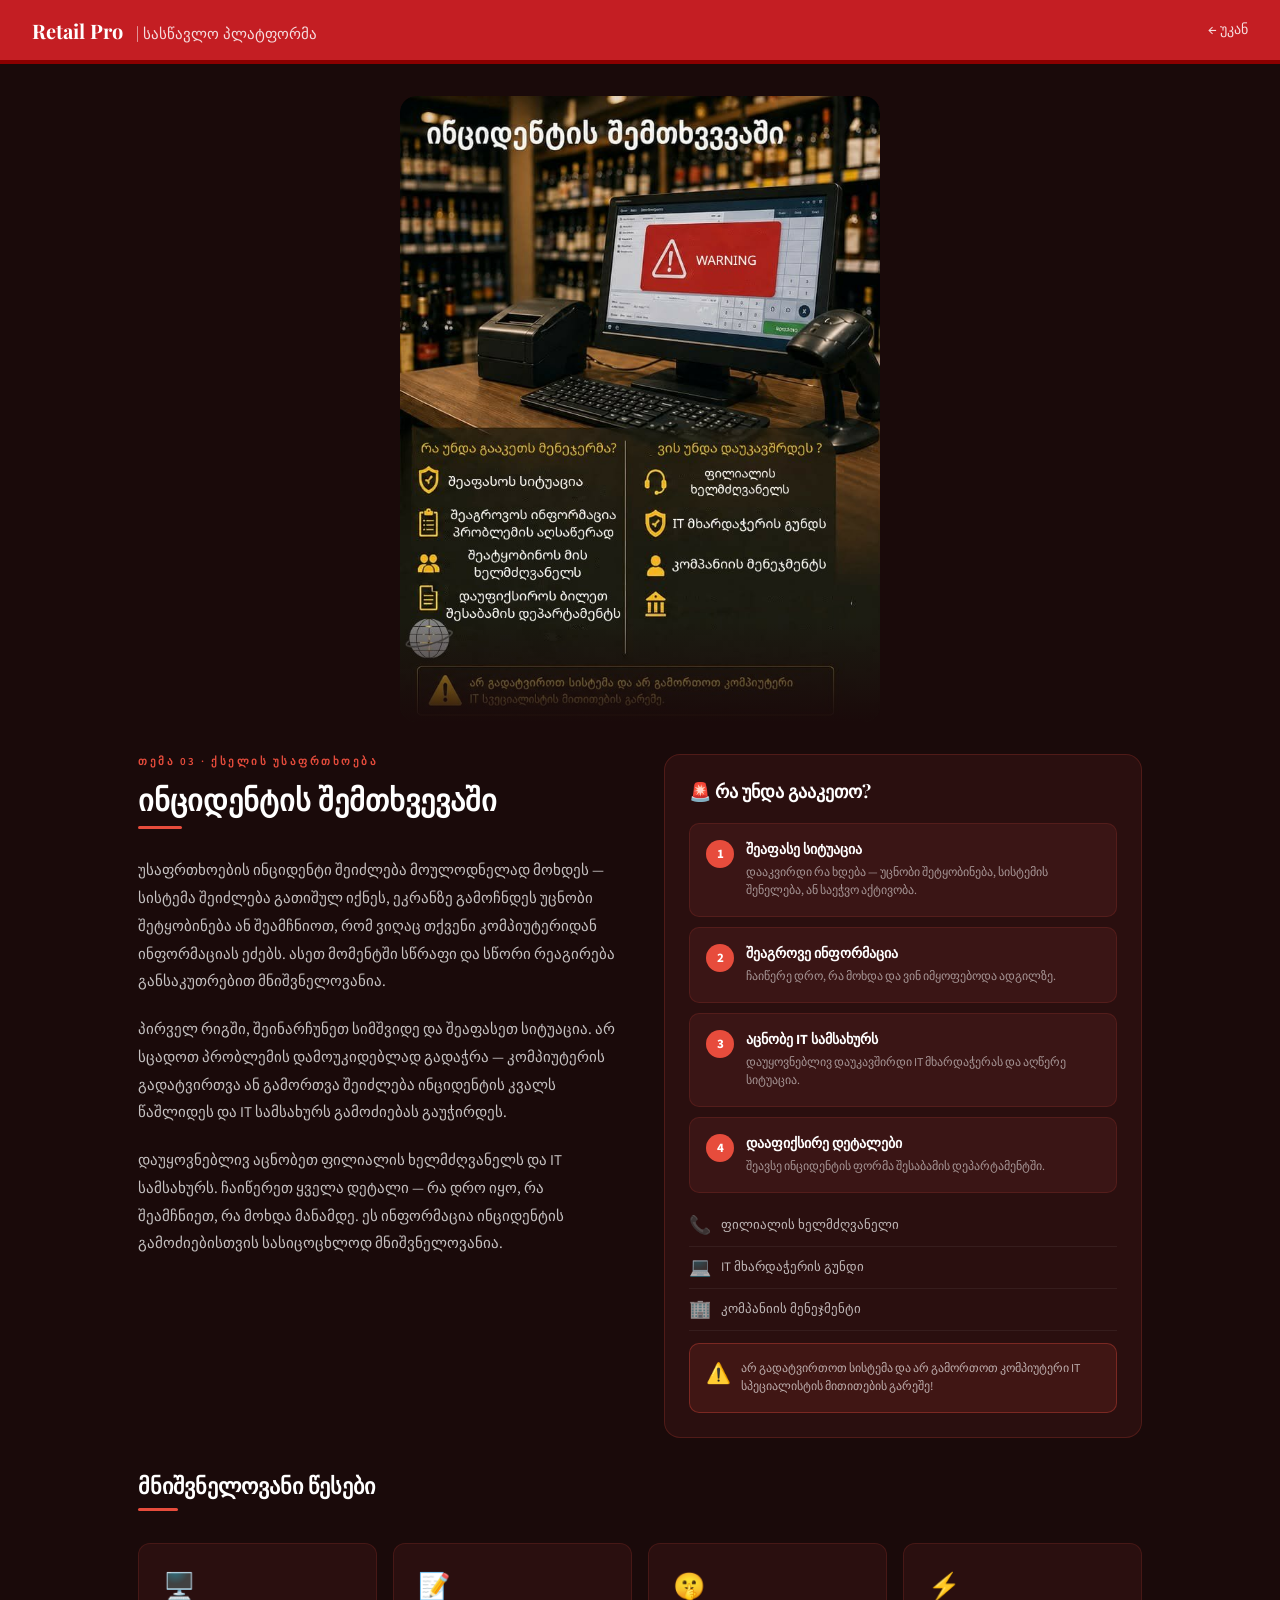
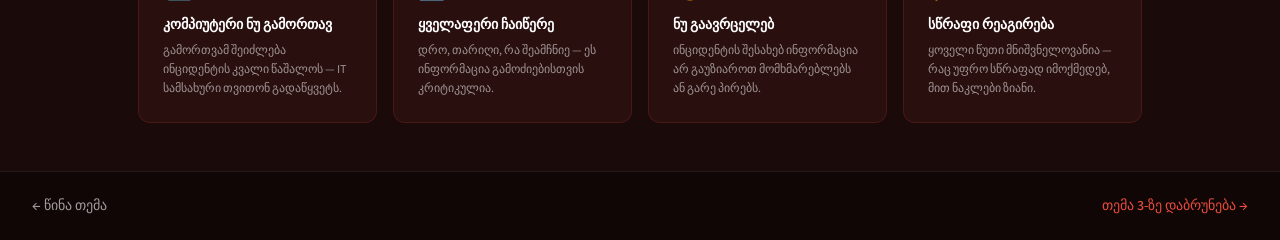
<file: incident-detail.html>
<!DOCTYPE html>
<html lang="ka">
<head>
  <meta charset="UTF-8"/>
  <meta name="viewport" content="width=device-width, initial-scale=1.0"/>
  <title>ინციდენტის შემთხვევაში</title>
  <link href="https://fonts.googleapis.com/css2?family=Playfair+Display:wght@400;700&family=Source+Sans+3:wght@400;500;600&display=swap" rel="stylesheet"/>
  <style>
    * { margin:0; padding:0; box-sizing:border-box; }
    body { font-family:'Source Sans 3',sans-serif; color:#fff; background:#1a0a0a; overflow-x:hidden; }

    .bg-canvas { position:fixed; top:0; left:0; right:0; bottom:0; z-index:0; pointer-events:none; overflow:hidden; }
    .float-item { position:absolute; animation:floatUp linear infinite; user-select:none; pointer-events:none; }
    @keyframes floatUp { 0%{transform:translateY(110vh);opacity:0} 10%{opacity:1} 90%{opacity:1} 100%{transform:translateY(-20vh);opacity:0} }
    @keyframes fadeIn { from{opacity:0;transform:translateY(16px)} to{opacity:1;transform:translateY(0)} }
    @keyframes slideIn { from{opacity:0;transform:translateX(-16px)} to{opacity:1;transform:translateX(0)} }
    @keyframes pulse { 0%,100%{opacity:1} 50%{opacity:0.5} }
    @keyframes blink { 0%,100%{box-shadow:0 0 0 0 rgba(231,76,60,0)} 50%{box-shadow:0 0 12px 4px rgba(231,76,60,0.3)} }

    header { position:sticky; top:0; z-index:10; background:#C41E23; color:#fff; padding:0 2rem; display:flex; align-items:center; justify-content:space-between; height:64px; border-bottom:4px solid #8B0000; }
    .logo { font-family:'Playfair Display',serif; font-size:20px; font-weight:700; }
    .logo span { font-weight:400; opacity:0.85; font-size:15px; margin-left:8px; }
    .back-btn { color:rgba(255,255,255,0.85); text-decoration:none; font-size:14px; font-weight:500; }
    .back-btn:hover { color:#fff; }

    .hero-photo { position:relative; z-index:1; background:#1a0a0a; padding:2rem 3rem 0; display:flex; justify-content:center; }
    .hero-photo-wrap { position:relative; max-width:480px; width:100%; border-radius:16px; overflow:hidden; animation:blink 3s infinite; }
    .hero-photo-wrap img { width:100%; display:block; border-radius:16px; }
    .hero-fade { position:absolute; bottom:0; left:0; right:0; height:100px; background:linear-gradient(to bottom,transparent,#1a0a0a); }

    .bottom-section { position:relative; z-index:1; padding:2rem 3rem; display:grid; grid-template-columns:1fr 1fr; gap:3rem; align-items:start; max-width:1100px; margin:0 auto; }
    .topic-label { font-size:11px; font-weight:600; letter-spacing:2.5px; text-transform:uppercase; color:#e74c3c; margin-bottom:0.75rem; }
    .content-title { font-family:'Playfair Display',serif; font-size:30px; font-weight:700; color:#fff; margin-bottom:0.5rem; line-height:1.25; }
    .title-line { width:44px; height:3px; background:#e74c3c; margin-bottom:1.75rem; border-radius:2px; }
    .content-text { font-size:15px; line-height:1.85; color:rgba(255,255,255,0.75); margin-bottom:1.25rem; }

    .infographic { background:#2a0f0f; border-radius:16px; padding:1.5rem; animation:fadeIn 0.6s ease; border:0.5px solid rgba(231,76,60,0.2); }
    .info-title { font-family:'Playfair Display',serif; font-size:18px; font-weight:700; color:#fff; margin-bottom:1.25rem; }

    .step-card { background:#3a1515; border:0.5px solid rgba(231,76,60,0.15); border-radius:10px; padding:1rem; margin-bottom:10px; display:flex; gap:12px; align-items:flex-start; transition:border-color 0.2s,transform 0.2s; animation:slideIn 0.5s ease both; }
    .step-card:hover { border-color:#e74c3c; transform:translateX(4px); }
    .step-card:nth-child(1){animation-delay:0.1s}
    .step-card:nth-child(2){animation-delay:0.2s}
    .step-card:nth-child(3){animation-delay:0.3s}
    .step-card:nth-child(4){animation-delay:0.4s}
    .step-num { background:#e74c3c; color:#fff; font-size:13px; font-weight:700; width:28px; height:28px; border-radius:50%; display:flex; align-items:center; justify-content:center; flex-shrink:0; }
    .step-body h4 { font-size:14px; font-weight:700; color:#fff; margin-bottom:4px; }
    .step-body p { font-size:12px; color:rgba(255,255,255,0.55); line-height:1.5; }

    .contacts { margin-top:12px; }
    .contact-item { display:flex; align-items:center; gap:10px; padding:8px 0; border-bottom:0.5px solid rgba(255,255,255,0.06); font-size:13px; color:rgba(255,255,255,0.7); animation:fadeIn 0.5s ease both; }
    .contact-item:nth-child(1){animation-delay:0.5s}
    .contact-item:nth-child(2){animation-delay:0.6s}
    .contact-item:nth-child(3){animation-delay:0.7s}
    .contact-icon { font-size:18px; }

    .alert { background:rgba(231,76,60,0.12); border:1px solid rgba(231,76,60,0.35); border-radius:10px; padding:1rem; display:flex; gap:10px; align-items:flex-start; margin-top:12px; animation:fadeIn 0.6s 0.8s ease both; }
    .alert-icon { font-size:20px; flex-shrink:0; animation:pulse 1.5s infinite; }
    .alert p { font-size:12px; color:rgba(255,255,255,0.65); line-height:1.5; }

    .cards-section { position:relative; z-index:1; padding:0 3rem 3rem; max-width:1100px; margin:0 auto; }
    .cards-title { font-family:'Playfair Display',serif; font-size:22px; font-weight:700; color:#fff; margin-bottom:0.5rem; }
    .cards-line { width:40px; height:3px; background:#e74c3c; margin-bottom:2rem; border-radius:2px; }
    .cards-grid { display:grid; grid-template-columns:repeat(auto-fit,minmax(220px,1fr)); gap:16px; }
    .rule-card { background:#2a0f0f; border:0.5px solid rgba(231,76,60,0.15); border-radius:12px; padding:1.5rem; transition:border-color 0.2s,transform 0.2s; animation:fadeIn 0.6s ease both; }
    .rule-card:hover { border-color:#e74c3c; transform:translateY(-3px); }
    .rule-card:nth-child(1){animation-delay:0.1s}
    .rule-card:nth-child(2){animation-delay:0.2s}
    .rule-card:nth-child(3){animation-delay:0.3s}
    .rule-card:nth-child(4){animation-delay:0.4s}
    .rule-icon { font-size:26px; margin-bottom:10px; display:block; }
    .rule-card h4 { font-size:14px; font-weight:700; color:#fff; margin-bottom:6px; }
    .rule-card p { font-size:12px; color:rgba(255,255,255,0.55); line-height:1.6; }

    .nav-bottom { position:relative; z-index:1; background:#110606; border-top:0.5px solid rgba(255,255,255,0.08); padding:1.5rem 2rem; display:flex; justify-content:space-between; align-items:center; }
    .nav-btn { color:rgba(255,255,255,0.6); text-decoration:none; font-size:14px; font-weight:500; }
    .nav-btn:hover { color:#fff; }
    .nav-btn.next { color:#e74c3c; }

    @media(max-width:700px) { .hero-photo{padding:1.5rem 1rem 0} .bottom-section,.cards-section{padding-left:1rem;padding-right:1rem} .bottom-section{grid-template-columns:1fr;gap:2rem;padding-bottom:2rem} .content-title{font-size:24px} }
  </style>
</head>
<body>

  <div class="bg-canvas" id="bg-canvas"></div>

  <header>
    <a href="index.html" style="text-decoration:none; color:#fff;">
      <div class="logo">Retail Pro <span>| სასწავლო პლატფორმა</span></div>
    </a>
    <a href="tema3.html" class="back-btn">← უკან</a>
  </header>

  <div class="hero-photo">
    <div class="hero-photo-wrap">
      <img src="incident-hero.png" alt="ინციდენტის შემთხვევაში"/>
      <div class="hero-fade"></div>
    </div>
  </div>

  <div class="bottom-section">
    <div>
      <div class="topic-label">თემა 03 · ქსელის უსაფრთხოება</div>
      <div class="content-title">ინციდენტის შემთხვევაში</div>
      <div class="title-line"></div>
      <p class="content-text">უსაფრთხოების ინციდენტი შეიძლება მოულოდნელად მოხდეს — სისტემა შეიძლება გათიშულ იქნეს, ეკრანზე გამოჩნდეს უცნობი შეტყობინება ან შეამჩნიოთ, რომ ვიღაც თქვენი კომპიუტერიდან ინფორმაციას ეძებს. ასეთ მომენტში სწრაფი და სწორი რეაგირება განსაკუთრებით მნიშვნელოვანია.</p>
      <p class="content-text">პირველ რიგში, შეინარჩუნეთ სიმშვიდე და შეაფასეთ სიტუაცია. არ სცადოთ პრობლემის დამოუკიდებლად გადაჭრა — კომპიუტერის გადატვირთვა ან გამორთვა შეიძლება ინციდენტის კვალს წაშლიდეს და IT სამსახურს გამოძიებას გაუჭირდეს.</p>
      <p class="content-text">დაუყოვნებლივ აცნობეთ ფილიალის ხელმძღვანელს და IT სამსახურს. ჩაიწერეთ ყველა დეტალი — რა დრო იყო, რა შეამჩნიეთ, რა მოხდა მანამდე. ეს ინფორმაცია ინციდენტის გამოძიებისთვის სასიცოცხლოდ მნიშვნელოვანია.</p>
    </div>

    <div class="infographic">
      <div class="info-title">🚨 რა უნდა გააკეთო?</div>

      <div class="step-card">
        <div class="step-num">1</div>
        <div class="step-body">
          <h4>შეაფასე სიტუაცია</h4>
          <p>დააკვირდი რა ხდება — უცნობი შეტყობინება, სისტემის შენელება, ან საეჭვო აქტივობა.</p>
        </div>
      </div>
      <div class="step-card">
        <div class="step-num">2</div>
        <div class="step-body">
          <h4>შეაგროვე ინფორმაცია</h4>
          <p>ჩაიწერე დრო, რა მოხდა და ვინ იმყოფებოდა ადგილზე.</p>
        </div>
      </div>
      <div class="step-card">
        <div class="step-num">3</div>
        <div class="step-body">
          <h4>აცნობე IT სამსახურს</h4>
          <p>დაუყოვნებლივ დაუკავშირდი IT მხარდაჭერას და აღწერე სიტუაცია.</p>
        </div>
      </div>
      <div class="step-card">
        <div class="step-num">4</div>
        <div class="step-body">
          <h4>დააფიქსირე დეტალები</h4>
          <p>შეავსე ინციდენტის ფორმა შესაბამის დეპარტამენტში.</p>
        </div>
      </div>

      <div class="contacts">
        <div class="contact-item"><span class="contact-icon">📞</span> ფილიალის ხელმძღვანელი</div>
        <div class="contact-item"><span class="contact-icon">💻</span> IT მხარდაჭერის გუნდი</div>
        <div class="contact-item"><span class="contact-icon">🏢</span> კომპანიის მენეჯმენტი</div>
      </div>

      <div class="alert">
        <div class="alert-icon">⚠️</div>
        <p>არ გადატვირთოთ სისტემა და არ გამორთოთ კომპიუტერი IT სპეციალისტის მითითების გარეშე!</p>
      </div>
    </div>
  </div>

  <div class="cards-section">
    <div class="cards-title">მნიშვნელოვანი წესები</div>
    <div class="cards-line"></div>
    <div class="cards-grid">
      <div class="rule-card">
        <span class="rule-icon">🖥️</span>
        <h4>კომპიუტერი ნუ გამორთავ</h4>
        <p>გამორთვამ შეიძლება ინციდენტის კვალი წაშალოს — IT სამსახური თვითონ გადაწყვეტს.</p>
      </div>
      <div class="rule-card">
        <span class="rule-icon">📝</span>
        <h4>ყველაფერი ჩაიწერე</h4>
        <p>დრო, თარიღი, რა შეამჩნიე — ეს ინფორმაცია გამოძიებისთვის კრიტიკულია.</p>
      </div>
      <div class="rule-card">
        <span class="rule-icon">🤫</span>
        <h4>ნუ გაავრცელებ</h4>
        <p>ინციდენტის შესახებ ინფორმაცია არ გაუზიაროთ მომხმარებლებს ან გარე პირებს.</p>
      </div>
      <div class="rule-card">
        <span class="rule-icon">⚡</span>
        <h4>სწრაფი რეაგირება</h4>
        <p>ყოველი წუთი მნიშვნელოვანია — რაც უფრო სწრაფად იმოქმედებ, მით ნაკლები ზიანი.</p>
      </div>
    </div>
  </div>

  <div class="nav-bottom">
    <a href="physical-detail.html" class="nav-btn">← წინა თემა</a>
    <a href="tema3.html" class="nav-btn next">თემა 3-ზე დაბრუნება →</a>
  </div>

  <script>
    const canvas = document.getElementById('bg-canvas');
    const items = [
      {text:'⚠',color:'rgba(231,76,60,0.07)',size:'28px'},
      {text:'!',color:'rgba(231,76,60,0.06)',size:'32px'},
      {text:'⚠',color:'rgba(231,76,60,0.05)',size:'22px'},
      {text:'🚨',color:'rgba(231,76,60,0.04)',size:'20px'},
      {text:'⚠',color:'rgba(231,76,60,0.07)',size:'26px'},
      {text:'!',color:'rgba(231,76,60,0.05)',size:'28px'},
      {text:'⚠',color:'rgba(231,76,60,0.06)',size:'18px'},
      {text:'🚨',color:'rgba(231,76,60,0.04)',size:'22px'},
      {text:'⚠',color:'rgba(231,76,60,0.05)',size:'24px'},
      {text:'!',color:'rgba(231,76,60,0.04)',size:'20px'},
      {text:'⚠',color:'rgba(231,76,60,0.06)',size:'30px'},
      {text:'🚨',color:'rgba(231,76,60,0.03)',size:'18px'},
    ];
    items.forEach((item, i) => {
      const el = document.createElement('div');
      el.className = 'float-item';
      el.textContent = item.text;
      el.style.color = item.color;
      el.style.fontSize = item.size;
      el.style.left = (3 + i * 8) + '%';
      el.style.animationDuration = (10 + Math.random() * 8) + 's';
      el.style.animationDelay = (Math.random() * 10) + 's';
      canvas.appendChild(el);
    });
  </script>

</body>
</html>
</file>
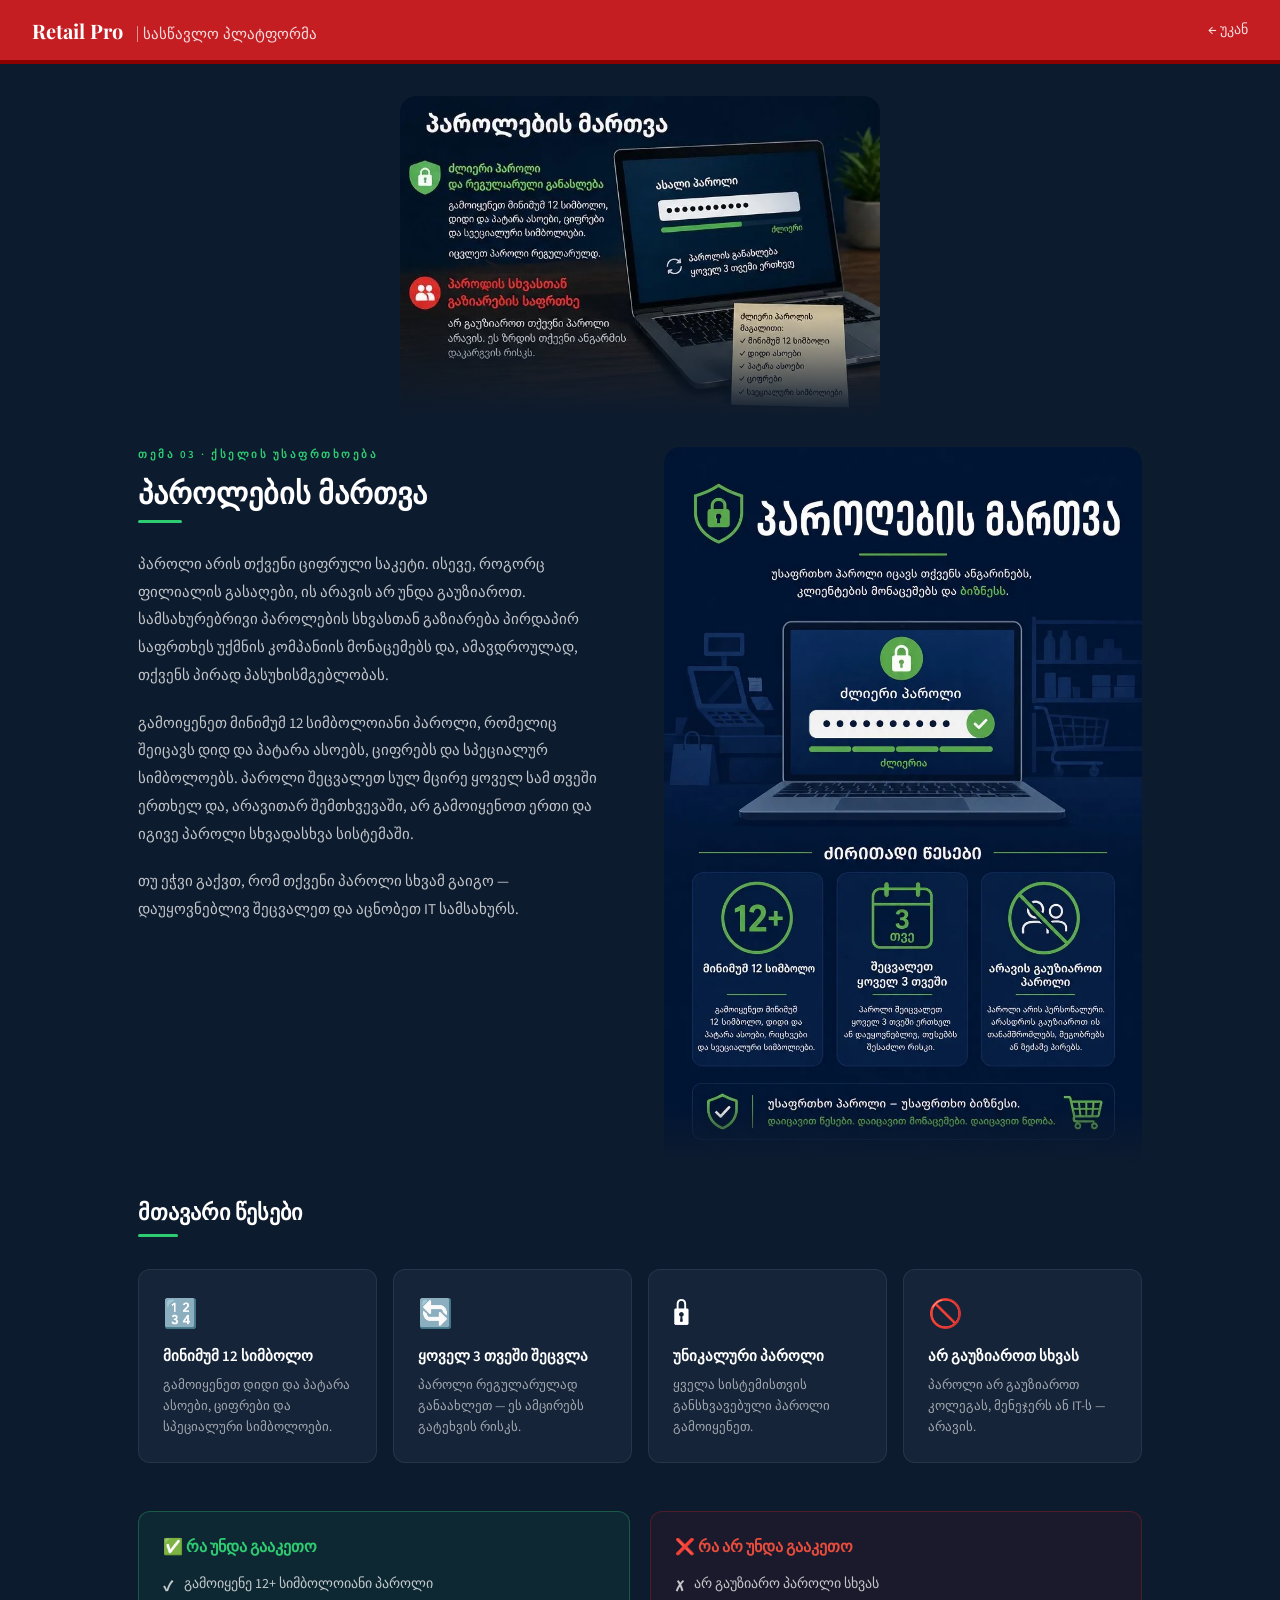
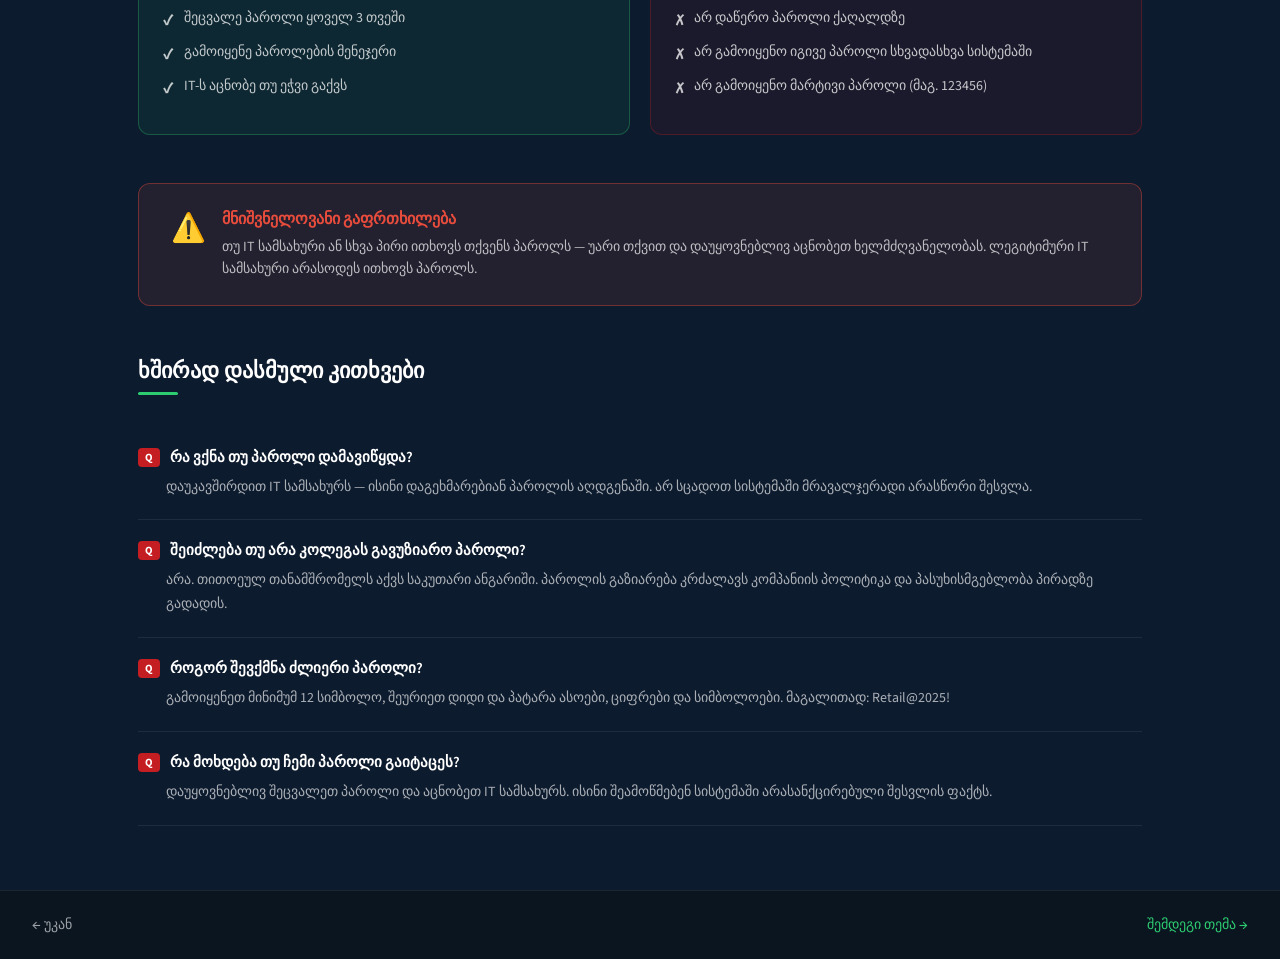
<file: password-detail.html>
<!DOCTYPE html>
<html lang="ka">
<head>
  <meta charset="UTF-8" />
  <meta name="viewport" content="width=device-width, initial-scale=1.0" />
  <title>პაროლების მართვა</title>
  <link href="https://fonts.googleapis.com/css2?family=Playfair+Display:wght@400;700&family=Source+Sans+3:wght@400;500;600&display=swap" rel="stylesheet" />
  <style>
    * { margin: 0; padding: 0; box-sizing: border-box; }
    body { font-family: 'Source Sans 3', sans-serif; color: #fff; background: #0d1b2e; }

    .bg-canvas { position: fixed; top: 0; left: 0; right: 0; bottom: 0; overflow: hidden; z-index: 0; pointer-events: none; }
    .float-item { position: absolute; color: rgba(46,204,113,0.1); font-size: 28px; animation: floatUp linear infinite; user-select: none; pointer-events: none; }
    .float-item.dots { font-size: 15px; color: rgba(255,255,255,0.05); letter-spacing: 4px; font-family: monospace; }
    @keyframes floatUp { 0% { transform: translateY(110vh) rotate(0deg); opacity: 0; } 10% { opacity: 1; } 90% { opacity: 1; } 100% { transform: translateY(-20vh) rotate(15deg); opacity: 0; } }
    header { position: relative; z-index: 2; background: #C41E23; color: #fff; padding: 0 2rem; display: flex; align-items: center; justify-content: space-between; height: 64px; border-bottom: 4px solid #8B0000; position: sticky; top: 0; z-index: 100; }
    .logo { font-family: 'Playfair Display', serif; font-size: 20px; font-weight: 700; }
    .logo span { font-weight: 400; opacity: 0.85; font-size: 15px; margin-left: 8px; }
    .back-btn { color: rgba(255,255,255,0.85); text-decoration: none; font-size: 14px; font-weight: 500; }
    .back-btn:hover { color: #fff; }

    /* პირველი ფოტო */
    .hero-photo { position: relative; z-index: 1; background: #0d1b2e; padding: 2rem 3rem 0; display: flex; justify-content: center; }
    .hero-photo-wrap { position: relative; max-width: 480px; width: 100%; border-radius: 16px; overflow: hidden; }
    .hero-photo-wrap img { width: 100%; display: block; border-radius: 16px; }
    .hero-fade { position: absolute; bottom: 0; left: 0; right: 0; height: 100px; background: linear-gradient(to bottom, transparent, #0d1b2e); }

    /* ქვედა სექცია - ტექსტი + ფოტო */
    .bottom-section { position: relative; z-index: 1; padding: 2rem 3rem; display: grid; grid-template-columns: 1fr 1fr; gap: 3rem; align-items: start; max-width: 1100px; margin: 0 auto; }
    .topic-label { font-size: 11px; font-weight: 600; letter-spacing: 2.5px; text-transform: uppercase; color: #2ecc71; margin-bottom: 0.75rem; }
    .content-title { font-family: 'Playfair Display', serif; font-size: 30px; font-weight: 700; color: #fff; margin-bottom: 0.5rem; line-height: 1.25; }
    .title-line { width: 44px; height: 3px; background: #2ecc71; margin-bottom: 1.75rem; border-radius: 2px; }
    .content-text { font-size: 15px; line-height: 1.85; color: rgba(255,255,255,0.75); margin-bottom: 1.25rem; }
    .side-photo { border-radius: 16px; overflow: hidden; position: relative; }
    .side-photo img { width: 100%; display: block; border-radius: 16px; }
    .side-fade { position: absolute; bottom: 0; left: 0; right: 0; height: 60px; background: linear-gradient(to bottom, transparent, #0d1b2e); }

    /* წესების ბარათები */
    .cards-section { position: relative; z-index: 1; padding: 0 3rem 3rem; max-width: 1100px; margin: 0 auto; }
    .cards-title { font-family: 'Playfair Display', serif; font-size: 22px; font-weight: 700; color: #fff; margin-bottom: 0.5rem; }
    .cards-line { width: 40px; height: 3px; background: #2ecc71; margin-bottom: 2rem; border-radius: 2px; }
    .cards-grid { display: grid; grid-template-columns: repeat(auto-fit, minmax(220px, 1fr)); gap: 16px; }
    .rule-card { background: #152438; border: 0.5px solid rgba(255,255,255,0.08); border-radius: 12px; padding: 1.5rem; }
    .rule-icon { font-size: 28px; margin-bottom: 12px; display: block; }
    .rule-card h4 { font-size: 15px; font-weight: 600; color: #fff; margin-bottom: 8px; }
    .rule-card p { font-size: 13px; color: rgba(255,255,255,0.6); line-height: 1.6; }

    /* Do's & Don'ts */
    .dos-section { position: relative; z-index: 1; padding: 0 3rem 3rem; max-width: 1100px; margin: 0 auto; }
    .dos-grid { display: grid; grid-template-columns: 1fr 1fr; gap: 20px; }
    .dos-box { border-radius: 12px; padding: 1.5rem; }
    .dos-box.do { background: rgba(46,204,113,0.08); border: 0.5px solid rgba(46,204,113,0.3); }
    .dos-box.dont { background: rgba(196,30,35,0.08); border: 0.5px solid rgba(196,30,35,0.3); }
    .dos-box h4 { font-size: 16px; font-weight: 700; margin-bottom: 1rem; }
    .dos-box.do h4 { color: #2ecc71; }
    .dos-box.dont h4 { color: #e74c3c; }
    .dos-item { display: flex; align-items: flex-start; gap: 10px; margin-bottom: 10px; font-size: 14px; color: rgba(255,255,255,0.75); line-height: 1.5; }
    .dos-item span { flex-shrink: 0; font-size: 16px; }

    /* გაფრთხილება */
    .warning-section { position: relative; z-index: 1; padding: 0 3rem 3rem; max-width: 1100px; margin: 0 auto; }
    .warning-box { background: rgba(231,76,60,0.1); border: 1px solid rgba(231,76,60,0.4); border-radius: 12px; padding: 1.5rem 2rem; display: flex; align-items: flex-start; gap: 16px; }
    .warning-icon { font-size: 28px; flex-shrink: 0; }
    .warning-box h4 { font-size: 16px; font-weight: 700; color: #e74c3c; margin-bottom: 6px; }
    .warning-box p { font-size: 14px; color: rgba(255,255,255,0.7); line-height: 1.6; }

    /* FAQ */
    .faq-section { position: relative; z-index: 1; padding: 0 3rem 4rem; max-width: 1100px; margin: 0 auto; }
    .faq-title { font-family: 'Playfair Display', serif; font-size: 22px; font-weight: 700; color: #fff; margin-bottom: 0.5rem; }
    .faq-line { width: 40px; height: 3px; background: #2ecc71; margin-bottom: 2rem; border-radius: 2px; }
    .faq-item { border-bottom: 0.5px solid rgba(255,255,255,0.08); padding: 1.25rem 0; }
    .faq-q { font-size: 15px; font-weight: 600; color: #fff; margin-bottom: 8px; display: flex; align-items: center; gap: 10px; }
    .faq-q::before { content: 'Q'; background: #C41E23; color: #fff; font-size: 11px; font-weight: 700; padding: 2px 7px; border-radius: 4px; flex-shrink: 0; }
    .faq-a { font-size: 14px; color: rgba(255,255,255,0.65); line-height: 1.7; padding-left: 28px; }

    /* ნავიგაცია */
    .nav-bottom { position: relative; z-index: 1; background: #0a1520; border-top: 0.5px solid rgba(255,255,255,0.08); padding: 1.5rem 2rem; display: flex; justify-content: space-between; align-items: center; }
    .nav-btn { color: rgba(255,255,255,0.6); text-decoration: none; font-size: 14px; font-weight: 500; }
    .nav-btn:hover { color: #fff; }
    .nav-btn.next { color: #2ecc71; }

    @media (max-width: 700px) {
      .hero-photo { padding: 1.5rem 1rem 0; }
      .bottom-section, .cards-section, .dos-section, .warning-section, .faq-section { padding-left: 1rem; padding-right: 1rem; }
      .bottom-section, .dos-grid { grid-template-columns: 1fr; }
      .content-title { font-size: 24px; }
    }
  </style>
</head>
<body>
  <div class="bg-canvas" id="bg-canvas"></div>

  <header>
    <a href="index.html" style="text-decoration:none; color:#fff;">
      <div class="logo">Retail Pro <span>| სასწავლო პლატფორმა</span></div>
    </a>
    <a href="tema3.html" class="back-btn">← უკან</a>
  </header>

  <!-- პირველი ფოტო -->
  <div class="hero-photo">
    <div class="hero-photo-wrap">
      <img src="password-hero.png" alt="პაროლების მართვა" />
      <div class="hero-fade"></div>
    </div>
  </div>

  <!-- ტექსტი + მეორე ფოტო -->
  <div class="bottom-section">
    <div>
      <div class="topic-label">თემა 03 · ქსელის უსაფრთხოება</div>
      <div class="content-title">პაროლების მართვა</div>
      <div class="title-line"></div>
      <p class="content-text">პაროლი არის თქვენი ციფრული საკეტი. ისევე, როგორც ფილიალის გასაღები, ის არავის არ უნდა გაუზიაროთ. სამსახურებრივი პაროლების სხვასთან გაზიარება პირდაპირ საფრთხეს უქმნის კომპანიის მონაცემებს და, ამავდროულად, თქვენს პირად პასუხისმგებლობას.</p>
      <p class="content-text">გამოიყენეთ მინიმუმ 12 სიმბოლოიანი პაროლი, რომელიც შეიცავს დიდ და პატარა ასოებს, ციფრებს და სპეციალურ სიმბოლოებს. პაროლი შეცვალეთ სულ მცირე ყოველ სამ თვეში ერთხელ და, არავითარ შემთხვევაში, არ გამოიყენოთ ერთი და იგივე პაროლი სხვადასხვა სისტემაში.</p>
      <p class="content-text">თუ ეჭვი გაქვთ, რომ თქვენი პაროლი სხვამ გაიგო — დაუყოვნებლივ შეცვალეთ და აცნობეთ IT სამსახურს.</p>
    </div>
    <div class="side-photo">
      <img src="password-main.webp" alt="პაროლების მართვა - დეტალები" />
      <div class="side-fade"></div>
    </div>
  </div>

  <!-- წესების ბარათები -->
  <div class="cards-section">
    <div class="cards-title">მთავარი წესები</div>
    <div class="cards-line"></div>
    <div class="cards-grid">
      <div class="rule-card">
        <span class="rule-icon">🔢</span>
        <h4>მინიმუმ 12 სიმბოლო</h4>
        <p>გამოიყენეთ დიდი და პატარა ასოები, ციფრები და სპეციალური სიმბოლოები.</p>
      </div>
      <div class="rule-card">
        <span class="rule-icon">🔄</span>
        <h4>ყოველ 3 თვეში შეცვლა</h4>
        <p>პაროლი რეგულარულად განაახლეთ — ეს ამცირებს გატეხვის რისკს.</p>
      </div>
      <div class="rule-card">
        <span class="rule-icon">🔒</span>
        <h4>უნიკალური პაროლი</h4>
        <p>ყველა სისტემისთვის განსხვავებული პაროლი გამოიყენეთ.</p>
      </div>
      <div class="rule-card">
        <span class="rule-icon">🚫</span>
        <h4>არ გაუზიაროთ სხვას</h4>
        <p>პაროლი არ გაუზიაროთ კოლეგას, მენეჯერს ან IT-ს — არავის.</p>
      </div>
    </div>
  </div>

  <!-- Do's & Don'ts -->
  <div class="dos-section">
    <div class="dos-grid">
      <div class="dos-box do">
        <h4>✅ რა უნდა გააკეთო</h4>
        <div class="dos-item"><span>✔</span> გამოიყენე 12+ სიმბოლოიანი პაროლი</div>
        <div class="dos-item"><span>✔</span> შეცვალე პაროლი ყოველ 3 თვეში</div>
        <div class="dos-item"><span>✔</span> გამოიყენე პაროლების მენეჯერი</div>
        <div class="dos-item"><span>✔</span> IT-ს აცნობე თუ ეჭვი გაქვს</div>
      </div>
      <div class="dos-box dont">
        <h4>❌ რა არ უნდა გააკეთო</h4>
        <div class="dos-item"><span>✘</span> არ გაუზიარო პაროლი სხვას</div>
        <div class="dos-item"><span>✘</span> არ დაწერო პაროლი ქაღალდზე</div>
        <div class="dos-item"><span>✘</span> არ გამოიყენო იგივე პაროლი სხვადასხვა სისტემაში</div>
        <div class="dos-item"><span>✘</span> არ გამოიყენო მარტივი პაროლი (მაგ. 123456)</div>
      </div>
    </div>
  </div>

  <!-- გაფრთხილება -->
  <div class="warning-section">
    <div class="warning-box">
      <div class="warning-icon">⚠️</div>
      <div>
        <h4>მნიშვნელოვანი გაფრთხილება</h4>
        <p>თუ IT სამსახური ან სხვა პირი ითხოვს თქვენს პაროლს — უარი თქვით და დაუყოვნებლივ აცნობეთ ხელმძღვანელობას. ლეგიტიმური IT სამსახური არასოდეს ითხოვს პაროლს.</p>
      </div>
    </div>
  </div>

  <!-- FAQ -->
  <div class="faq-section">
    <div class="faq-title">ხშირად დასმული კითხვები</div>
    <div class="faq-line"></div>
    <div class="faq-item">
      <div class="faq-q">რა ვქნა თუ პაროლი დამავიწყდა?</div>
      <div class="faq-a">დაუკავშირდით IT სამსახურს — ისინი დაგეხმარებიან პაროლის აღდგენაში. არ სცადოთ სისტემაში მრავალჯერადი არასწორი შესვლა.</div>
    </div>
    <div class="faq-item">
      <div class="faq-q">შეიძლება თუ არა კოლეგას გავუზიარო პაროლი?</div>
      <div class="faq-a">არა. თითოეულ თანამშრომელს აქვს საკუთარი ანგარიში. პაროლის გაზიარება კრძალავს კომპანიის პოლიტიკა და პასუხისმგებლობა პირადზე გადადის.</div>
    </div>
    <div class="faq-item">
      <div class="faq-q">როგორ შევქმნა ძლიერი პაროლი?</div>
      <div class="faq-a">გამოიყენეთ მინიმუმ 12 სიმბოლო, შეურიეთ დიდი და პატარა ასოები, ციფრები და სიმბოლოები. მაგალითად: Retail@2025!</div>
    </div>
    <div class="faq-item">
      <div class="faq-q">რა მოხდება თუ ჩემი პაროლი გაიტაცეს?</div>
      <div class="faq-a">დაუყოვნებლივ შეცვალეთ პაროლი და აცნობეთ IT სამსახურს. ისინი შეამოწმებენ სისტემაში არასანქცირებული შესვლის ფაქტს.</div>
    </div>
  </div>

  <div class="nav-bottom">
    <a href="tema3.html" class="nav-btn">← უკან</a>
    <a href="phishing-detail.html" class="nav-btn next">შემდეგი თემა →</a>
  </div>


<script>
const canvas = document.getElementById('bg-canvas');
const items = [
  { text: '🔒', cls: 'float-item' },
  { text: '••••••••', cls: 'float-item dots' },
  { text: '🔒', cls: 'float-item' },
  { text: '••••••', cls: 'float-item dots' },
  { text: '🔒', cls: 'float-item' },
  { text: '••••••••••', cls: 'float-item dots' },
  { text: '🔒', cls: 'float-item' },
  { text: '••••', cls: 'float-item dots' },
  { text: '🔒', cls: 'float-item' },
  { text: '••••••', cls: 'float-item dots' },
  { text: '🔒', cls: 'float-item' },
  { text: '••••••••', cls: 'float-item dots' },
];
items.forEach((item, i) => {
  const el = document.createElement('div');
  el.className = item.cls;
  el.textContent = item.text;
  el.style.left = (3 + i * 8) + '%';
  el.style.animationDuration = (10 + Math.random() * 8) + 's';
  el.style.animationDelay = (Math.random() * 10) + 's';
  canvas.appendChild(el);
});
</script>

</body>
</html>
</file>
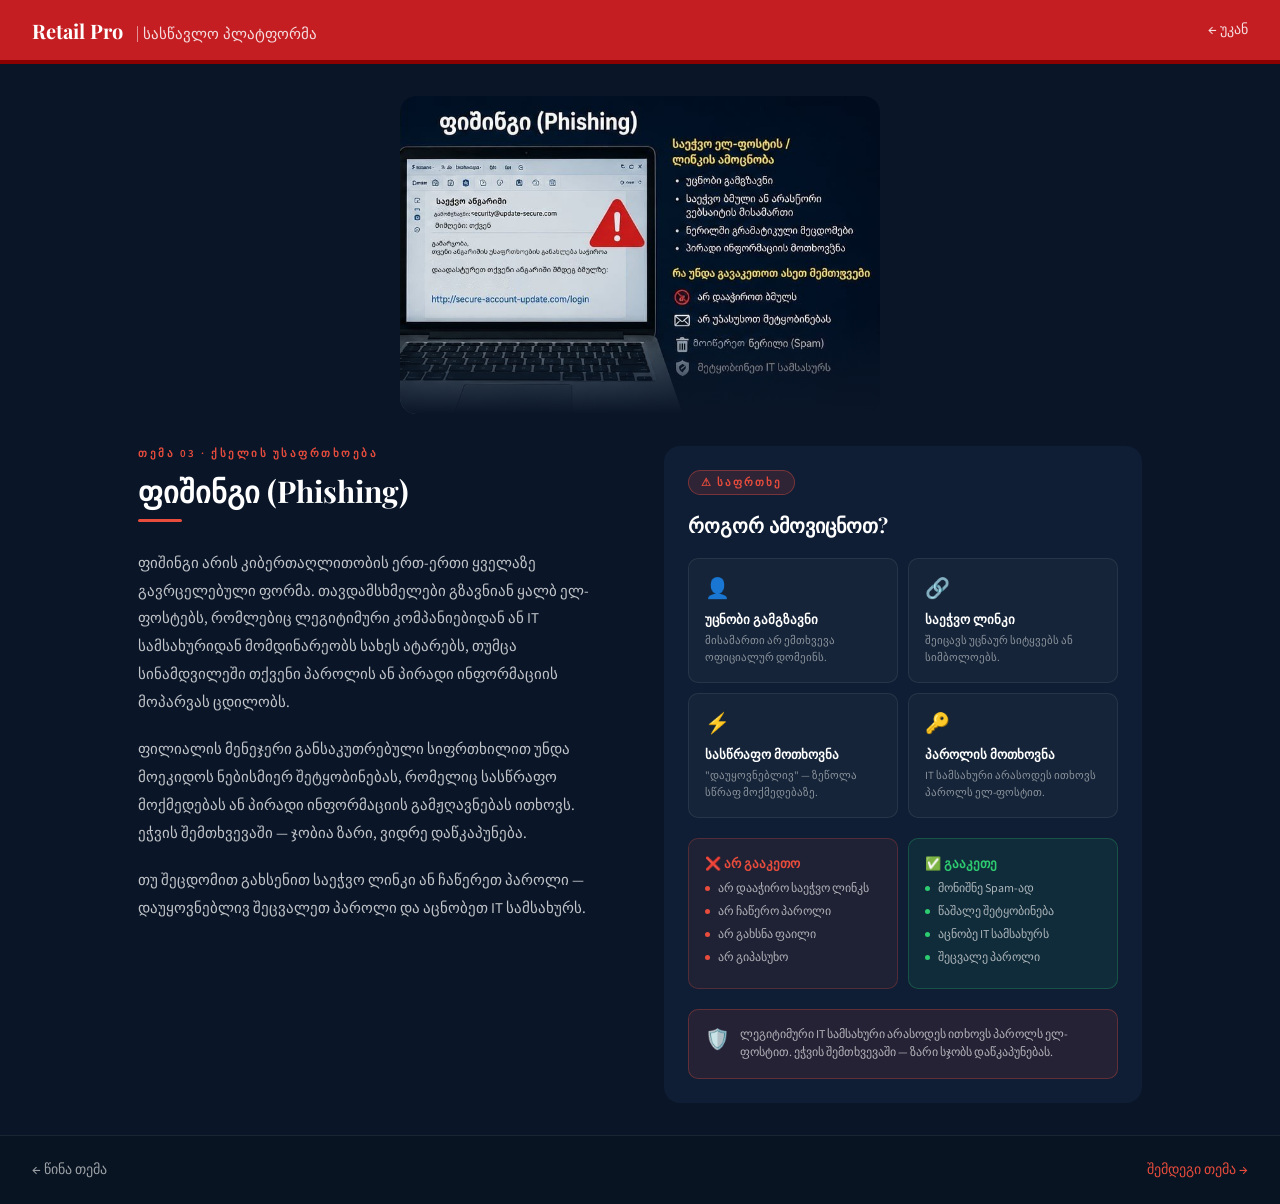
<file: phishing-detail.html>
<!DOCTYPE html>
<html lang="ka">
<head>
  <meta charset="UTF-8"/>
  <meta name="viewport" content="width=device-width, initial-scale=1.0"/>
  <title>ფიშინგი</title>
  <link href="https://fonts.googleapis.com/css2?family=Playfair+Display:wght@400;700&family=Source+Sans+3:wght@400;500;600&display=swap" rel="stylesheet"/>
  <style>
    * { margin:0; padding:0; box-sizing:border-box; }
    body { font-family:'Source Sans 3',sans-serif; color:#fff; background:#0a1628; overflow-x:hidden; }

    /* ფონის ანიმაცია */
    .bg-canvas { position:fixed; top:0; left:0; right:0; bottom:0; z-index:0; pointer-events:none; overflow:hidden; }
    .float-item { position:absolute; animation:floatUp linear infinite; user-select:none; pointer-events:none; font-family:monospace; }
    @keyframes floatUp { 0%{transform:translateY(110vh);opacity:0} 10%{opacity:1} 90%{opacity:1} 100%{transform:translateY(-20vh);opacity:0} }

    header { position:relative; z-index:2; background:#C41E23; color:#fff; padding:0 2rem; display:flex; align-items:center; justify-content:space-between; height:64px; border-bottom:4px solid #8B0000; position:sticky; top:0; }
    .logo { font-family:'Playfair Display',serif; font-size:20px; font-weight:700; }
    .logo span { font-weight:400; opacity:0.85; font-size:15px; margin-left:8px; }
    .back-btn { color:rgba(255,255,255,0.85); text-decoration:none; font-size:14px; font-weight:500; }
    .back-btn:hover { color:#fff; }

    /* პირველი ფოტო */
    .hero-photo { position:relative; z-index:1; background:#0a1628; padding:2rem 3rem 0; display:flex; justify-content:center; }
    .hero-photo-wrap { position:relative; max-width:480px; width:100%; border-radius:16px; overflow:hidden; }
    .hero-photo-wrap img { width:100%; display:block; border-radius:16px; }
    .hero-fade { position:absolute; bottom:0; left:0; right:0; height:100px; background:linear-gradient(to bottom,transparent,#0a1628); }

    /* ქვედა სექცია */
    .bottom-section { position:relative; z-index:1; padding:2rem 3rem; display:grid; grid-template-columns:1fr 1fr; gap:3rem; align-items:start; max-width:1100px; margin:0 auto; }
    .topic-label { font-size:11px; font-weight:600; letter-spacing:2.5px; text-transform:uppercase; color:#e74c3c; margin-bottom:0.75rem; }
    .content-title { font-family:'Playfair Display',serif; font-size:30px; font-weight:700; color:#fff; margin-bottom:0.5rem; line-height:1.25; }
    .title-line { width:44px; height:3px; background:#e74c3c; margin-bottom:1.75rem; border-radius:2px; }
    .content-text { font-size:15px; line-height:1.85; color:rgba(255,255,255,0.75); margin-bottom:1.25rem; }

    /* ინფოგრაფიკა */
    .infographic { border-radius:16px; overflow:hidden; background:#0f1e35; padding:1.5rem; }
    .header-badge { display:inline-block; background:rgba(231,76,60,0.15); border:1px solid rgba(231,76,60,0.4); color:#e74c3c; font-size:11px; font-weight:600; letter-spacing:2px; text-transform:uppercase; padding:4px 12px; border-radius:20px; margin-bottom:1rem; animation:pulse 2s infinite; }
    @keyframes pulse { 0%,100%{opacity:1} 50%{opacity:0.6} }
    .infographic h2 { font-family:'Playfair Display',serif; font-size:20px; font-weight:700; margin-bottom:1.25rem; }

    /* ნიშნები */
    .signs-grid { display:grid; grid-template-columns:1fr 1fr; gap:10px; margin-bottom:1.25rem; }
    .sign-card { background:#152438; border:0.5px solid rgba(255,255,255,0.08); border-radius:10px; padding:1rem; transition:transform 0.2s,border-color 0.2s; }
    .sign-card:hover { transform:translateY(-2px); border-color:rgba(231,76,60,0.4); }
    .sign-icon { font-size:20px; margin-bottom:8px; display:block; }
    .sign-card h4 { font-size:13px; font-weight:700; color:#fff; margin-bottom:4px; }
    .sign-card p { font-size:11px; color:rgba(255,255,255,0.5); line-height:1.5; }

    /* Do/Don't */
    .actions { display:grid; grid-template-columns:1fr 1fr; gap:10px; margin-bottom:1.25rem; }
    .action-box { border-radius:10px; padding:1rem; }
    .action-box.dont { background:rgba(231,76,60,0.08); border:0.5px solid rgba(231,76,60,0.25); }
    .action-box.do { background:rgba(46,204,113,0.08); border:0.5px solid rgba(46,204,113,0.25); }
    .action-box h4 { font-size:13px; font-weight:700; margin-bottom:8px; }
    .action-box.dont h4 { color:#e74c3c; }
    .action-box.do h4 { color:#2ecc71; }
    .action-item { display:flex; align-items:flex-start; gap:8px; margin-bottom:6px; font-size:12px; color:rgba(255,255,255,0.65); line-height:1.4; }
    .dot { width:5px; height:5px; border-radius:50%; flex-shrink:0; margin-top:5px; }
    .dont .dot { background:#e74c3c; }
    .do .dot { background:#2ecc71; }

    /* გაფრთხილება */
    .alert { background:rgba(231,76,60,0.1); border:1px solid rgba(231,76,60,0.3); border-radius:10px; padding:1rem; display:flex; gap:10px; align-items:flex-start; }
    .alert-icon { font-size:20px; flex-shrink:0; animation:pulse 2s infinite; }
    .alert p { font-size:12px; color:rgba(255,255,255,0.65); line-height:1.5; }

    .nav-bottom { position:relative; z-index:1; background:#091422; border-top:0.5px solid rgba(255,255,255,0.08); padding:1.5rem 2rem; display:flex; justify-content:space-between; align-items:center; }
    .nav-btn { color:rgba(255,255,255,0.6); text-decoration:none; font-size:14px; font-weight:500; }
    .nav-btn:hover { color:#fff; }
    .nav-btn.next { color:#e74c3c; }

    @media(max-width:700px) { .hero-photo{padding:1.5rem 1rem 0} .bottom-section{grid-template-columns:1fr;gap:2rem;padding:2rem 1rem 3rem} .content-title{font-size:24px} .signs-grid,.actions{grid-template-columns:1fr} }
  </style>
</head>
<body>

  <div class="bg-canvas" id="bg-canvas"></div>

  <header>
    <a href="index.html" style="text-decoration:none; color:#fff;">
      <div class="logo">Retail Pro <span>| სასწავლო პლატფორმა</span></div>
    </a>
    <a href="tema3.html" class="back-btn">← უკან</a>
  </header>

  <div class="hero-photo">
    <div class="hero-photo-wrap">
      <img src="phishing-hero.png" alt="ფიშინგი"/>
      <div class="hero-fade"></div>
    </div>
  </div>

  <div class="bottom-section">
    <div>
      <div class="topic-label">თემა 03 · ქსელის უსაფრთხოება</div>
      <div class="content-title">ფიშინგი (Phishing)</div>
      <div class="title-line"></div>
      <p class="content-text">ფიშინგი არის კიბერთაღლითობის ერთ-ერთი ყველაზე გავრცელებული ფორმა. თავდამსხმელები გზავნიან ყალბ ელ-ფოსტებს, რომლებიც ლეგიტიმური კომპანიებიდან ან IT სამსახურიდან მომდინარეობს სახეს ატარებს, თუმცა სინამდვილეში თქვენი პაროლის ან პირადი ინფორმაციის მოპარვას ცდილობს.</p>
      <p class="content-text">ფილიალის მენეჯერი განსაკუთრებული სიფრთხილით უნდა მოეკიდოს ნებისმიერ შეტყობინებას, რომელიც სასწრაფო მოქმედებას ან პირადი ინფორმაციის გამჟღავნებას ითხოვს. ეჭვის შემთხვევაში — ჯობია ზარი, ვიდრე დაწკაპუნება.</p>
      <p class="content-text">თუ შეცდომით გახსენით საეჭვო ლინკი ან ჩაწერეთ პაროლი — დაუყოვნებლივ შეცვალეთ პაროლი და აცნობეთ IT სამსახურს.</p>
    </div>

    <div class="infographic">
      <div class="header-badge">⚠ საფრთხე</div>
      <h2>როგორ ამოვიცნოთ?</h2>

      <div class="signs-grid">
        <div class="sign-card">
          <span class="sign-icon">👤</span>
          <h4>უცნობი გამგზავნი</h4>
          <p>მისამართი არ ემთხვევა ოფიციალურ დომეინს.</p>
        </div>
        <div class="sign-card">
          <span class="sign-icon">🔗</span>
          <h4>საეჭვო ლინკი</h4>
          <p>შეიცავს უცნაურ სიტყვებს ან სიმბოლოებს.</p>
        </div>
        <div class="sign-card">
          <span class="sign-icon">⚡</span>
          <h4>სასწრაფო მოთხოვნა</h4>
          <p>"დაუყოვნებლივ" — ზეწოლა სწრაფ მოქმედებაზე.</p>
        </div>
        <div class="sign-card">
          <span class="sign-icon">🔑</span>
          <h4>პაროლის მოთხოვნა</h4>
          <p>IT სამსახური არასოდეს ითხოვს პაროლს ელ-ფოსტით.</p>
        </div>
      </div>

      <div class="actions">
        <div class="action-box dont">
          <h4>❌ არ გააკეთო</h4>
          <div class="action-item"><div class="dot"></div>არ დააჭირო საეჭვო ლინკს</div>
          <div class="action-item"><div class="dot"></div>არ ჩაწერო პაროლი</div>
          <div class="action-item"><div class="dot"></div>არ გახსნა ფაილი</div>
          <div class="action-item"><div class="dot"></div>არ გიპასუხო</div>
        </div>
        <div class="action-box do">
          <h4>✅ გააკეთე</h4>
          <div class="action-item"><div class="dot"></div>მონიშნე Spam-ად</div>
          <div class="action-item"><div class="dot"></div>წაშალე შეტყობინება</div>
          <div class="action-item"><div class="dot"></div>აცნობე IT სამსახურს</div>
          <div class="action-item"><div class="dot"></div>შეცვალე პაროლი</div>
        </div>
      </div>

      <div class="alert">
        <div class="alert-icon">🛡️</div>
        <p>ლეგიტიმური IT სამსახური არასოდეს ითხოვს პაროლს ელ-ფოსტით. ეჭვის შემთხვევაში — ზარი სჯობს დაწკაპუნებას.</p>
      </div>
    </div>
  </div>

  <div class="nav-bottom">
    <a href="password-detail.html" class="nav-btn">← წინა თემა</a>
    <a href="physical-detail.html" class="nav-btn next">შემდეგი თემა →</a>
  </div>

  <script>
    const canvas = document.getElementById('bg-canvas');
    const items = [
      {text:'@',color:'rgba(231,76,60,0.07)',size:'32px'},
      {text:'••••',color:'rgba(255,255,255,0.04)',size:'16px'},
      {text:'@',color:'rgba(231,76,60,0.06)',size:'24px'},
      {text:'http://',color:'rgba(231,76,60,0.05)',size:'13px'},
      {text:'@',color:'rgba(231,76,60,0.07)',size:'28px'},
      {text:'⚠',color:'rgba(231,76,60,0.06)',size:'22px'},
      {text:'@',color:'rgba(231,76,60,0.05)',size:'20px'},
      {text:'⚠',color:'rgba(231,76,60,0.05)',size:'18px'},
      {text:'@',color:'rgba(231,76,60,0.07)',size:'26px'},
      {text:'••••••••',color:'rgba(255,255,255,0.03)',size:'14px'},
    ];
    items.forEach((item, i) => {
      const el = document.createElement('div');
      el.className = 'float-item';
      el.textContent = item.text;
      el.style.color = item.color;
      el.style.fontSize = item.size;
      el.style.left = (3 + i * 9.5) + '%';
      el.style.animationDuration = (10 + Math.random() * 8) + 's';
      el.style.animationDelay = (Math.random() * 10) + 's';
      canvas.appendChild(el);
    });
  </script>

</body>
</html>
</file>
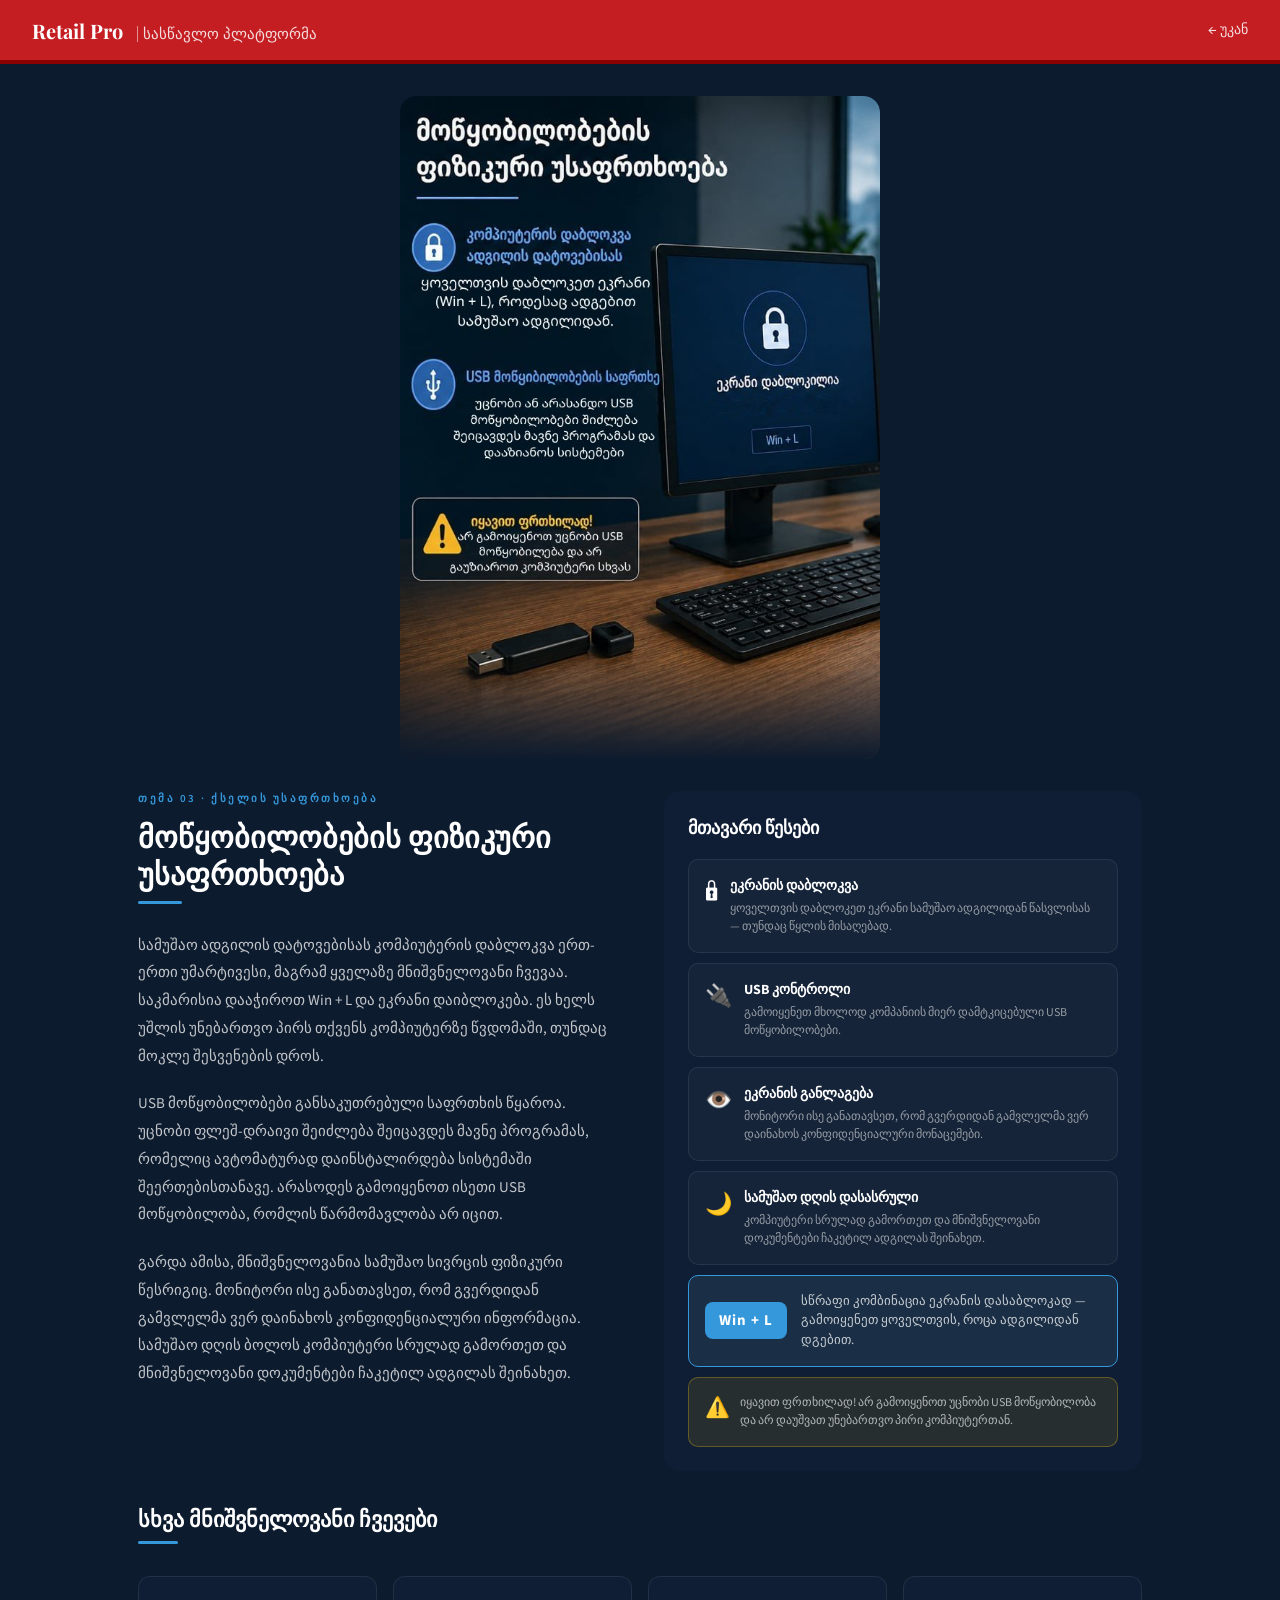
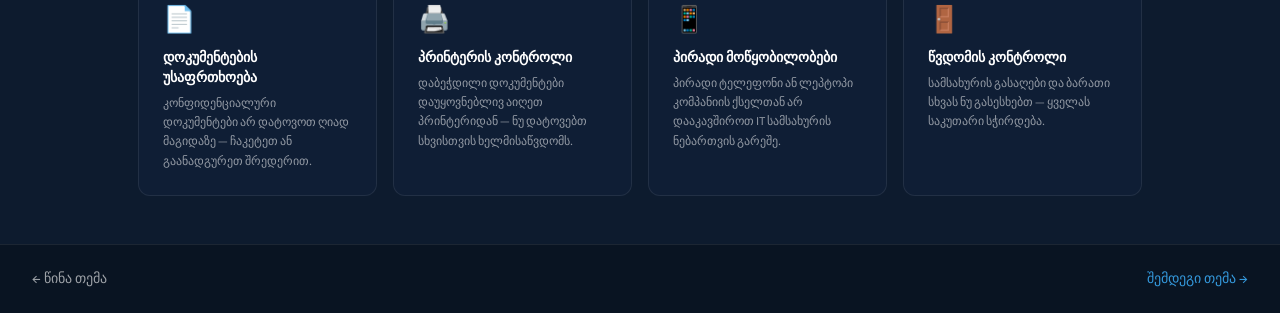
<file: physical-detail.html>
<!DOCTYPE html>
<html lang="ka">
<head>
  <meta charset="UTF-8"/>
  <meta name="viewport" content="width=device-width, initial-scale=1.0"/>
  <title>მოწყობილობების ფიზიკური უსაფრთხოება</title>
  <link href="https://fonts.googleapis.com/css2?family=Playfair+Display:wght@400;700&family=Source+Sans+3:wght@400;500;600&display=swap" rel="stylesheet"/>
  <style>
    * { margin:0; padding:0; box-sizing:border-box; }
    body { font-family:'Source Sans 3',sans-serif; color:#fff; background:#0d1b2e; overflow-x:hidden; }

    .bg-canvas { position:fixed; top:0; left:0; right:0; bottom:0; z-index:0; pointer-events:none; overflow:hidden; }
    .float-item { position:absolute; animation:floatUp linear infinite; user-select:none; pointer-events:none; }
    @keyframes floatUp { 0%{transform:translateY(110vh);opacity:0} 10%{opacity:1} 90%{opacity:1} 100%{transform:translateY(-20vh);opacity:0} }
    @keyframes fadeIn { from{opacity:0;transform:translateY(16px)} to{opacity:1;transform:translateY(0)} }
    @keyframes slideIn { from{opacity:0;transform:translateX(-16px)} to{opacity:1;transform:translateX(0)} }

    header { position:sticky; top:0; z-index:10; background:#C41E23; color:#fff; padding:0 2rem; display:flex; align-items:center; justify-content:space-between; height:64px; border-bottom:4px solid #8B0000; }
    .logo { font-family:'Playfair Display',serif; font-size:20px; font-weight:700; }
    .logo span { font-weight:400; opacity:0.85; font-size:15px; margin-left:8px; }
    .back-btn { color:rgba(255,255,255,0.85); text-decoration:none; font-size:14px; font-weight:500; }
    .back-btn:hover { color:#fff; }

    .hero-photo { position:relative; z-index:1; background:#0d1b2e; padding:2rem 3rem 0; display:flex; justify-content:center; }
    .hero-photo-wrap { position:relative; max-width:480px; width:100%; border-radius:16px; overflow:hidden; }
    .hero-photo-wrap img { width:100%; display:block; border-radius:16px; }
    .hero-fade { position:absolute; bottom:0; left:0; right:0; height:100px; background:linear-gradient(to bottom,transparent,#0d1b2e); }

    .bottom-section { position:relative; z-index:1; padding:2rem 3rem; display:grid; grid-template-columns:1fr 1fr; gap:3rem; align-items:start; max-width:1100px; margin:0 auto; }
    .topic-label { font-size:11px; font-weight:600; letter-spacing:2.5px; text-transform:uppercase; color:#3498db; margin-bottom:0.75rem; }
    .content-title { font-family:'Playfair Display',serif; font-size:30px; font-weight:700; color:#fff; margin-bottom:0.5rem; line-height:1.25; }
    .title-line { width:44px; height:3px; background:#3498db; margin-bottom:1.75rem; border-radius:2px; }
    .content-text { font-size:15px; line-height:1.85; color:rgba(255,255,255,0.75); margin-bottom:1.25rem; }

    .infographic { background:#0f1e35; border-radius:16px; padding:1.5rem; animation:fadeIn 0.6s ease; }
    .info-title { font-family:'Playfair Display',serif; font-size:18px; font-weight:700; color:#fff; margin-bottom:1.25rem; }

    .tip-card { background:#152438; border:0.5px solid rgba(255,255,255,0.08); border-radius:10px; padding:1rem; margin-bottom:10px; display:flex; gap:12px; align-items:flex-start; transition:border-color 0.2s,transform 0.2s; animation:slideIn 0.5s ease both; }
    .tip-card:hover { border-color:#3498db; transform:translateX(4px); }
    .tip-card:nth-child(1){animation-delay:0.1s}
    .tip-card:nth-child(2){animation-delay:0.2s}
    .tip-card:nth-child(3){animation-delay:0.3s}
    .tip-card:nth-child(4){animation-delay:0.4s}
    .tip-icon { font-size:22px; flex-shrink:0; }
    .tip-body h4 { font-size:14px; font-weight:700; color:#fff; margin-bottom:4px; }
    .tip-body p { font-size:12px; color:rgba(255,255,255,0.55); line-height:1.5; }

    .win-box { background:#1a2e45; border:1px solid #3498db; border-radius:10px; padding:1rem; margin-bottom:10px; display:flex; align-items:center; gap:14px; animation:fadeIn 0.6s 0.5s ease both; }
    .win-key { background:#3498db; color:#fff; font-size:15px; font-weight:700; padding:8px 14px; border-radius:8px; letter-spacing:1px; flex-shrink:0; animation:pulse 2s infinite; }
    @keyframes pulse { 0%,100%{opacity:1} 50%{opacity:0.7} }
    .win-text { font-size:13px; color:rgba(255,255,255,0.75); line-height:1.5; }

    .alert { background:rgba(241,196,15,0.1); border:1px solid rgba(241,196,15,0.3); border-radius:10px; padding:1rem; display:flex; gap:10px; align-items:flex-start; margin-top:10px; animation:fadeIn 0.6s 0.6s ease both; }
    .alert-icon { font-size:20px; flex-shrink:0; }
    .alert p { font-size:12px; color:rgba(255,255,255,0.65); line-height:1.5; }

    /* ქვედა ბარათები */
    .cards-section { position:relative; z-index:1; padding:0 3rem 3rem; max-width:1100px; margin:0 auto; }
    .cards-title { font-family:'Playfair Display',serif; font-size:22px; font-weight:700; color:#fff; margin-bottom:0.5rem; }
    .cards-line { width:40px; height:3px; background:#3498db; margin-bottom:2rem; border-radius:2px; }
    .cards-grid { display:grid; grid-template-columns:repeat(auto-fit,minmax(220px,1fr)); gap:16px; }
    .rule-card { background:#0f1e35; border:0.5px solid rgba(255,255,255,0.08); border-radius:12px; padding:1.5rem; transition:border-color 0.2s,transform 0.2s; animation:fadeIn 0.6s ease both; }
    .rule-card:hover { border-color:#3498db; transform:translateY(-3px); }
    .rule-card:nth-child(1){animation-delay:0.1s}
    .rule-card:nth-child(2){animation-delay:0.2s}
    .rule-card:nth-child(3){animation-delay:0.3s}
    .rule-card:nth-child(4){animation-delay:0.4s}
    .rule-icon { font-size:26px; margin-bottom:10px; display:block; }
    .rule-card h4 { font-size:14px; font-weight:700; color:#fff; margin-bottom:6px; }
    .rule-card p { font-size:12px; color:rgba(255,255,255,0.55); line-height:1.6; }

    .nav-bottom { position:relative; z-index:1; background:#091422; border-top:0.5px solid rgba(255,255,255,0.08); padding:1.5rem 2rem; display:flex; justify-content:space-between; align-items:center; }
    .nav-btn { color:rgba(255,255,255,0.6); text-decoration:none; font-size:14px; font-weight:500; }
    .nav-btn:hover { color:#fff; }
    .nav-btn.next { color:#3498db; }

    @media(max-width:700px) { .hero-photo{padding:1.5rem 1rem 0} .bottom-section,.cards-section{padding-left:1rem;padding-right:1rem} .bottom-section{grid-template-columns:1fr;gap:2rem;padding-bottom:2rem} .content-title{font-size:24px} }
  </style>
</head>
<body>

  <div class="bg-canvas" id="bg-canvas"></div>

  <header>
    <a href="index.html" style="text-decoration:none; color:#fff;">
      <div class="logo">Retail Pro <span>| სასწავლო პლატფორმა</span></div>
    </a>
    <a href="tema3.html" class="back-btn">← უკან</a>
  </header>

  <div class="hero-photo">
    <div class="hero-photo-wrap">
      <img src="physical-hero.png" alt="ფიზიკური უსაფრთხოება"/>
      <div class="hero-fade"></div>
    </div>
  </div>

  <div class="bottom-section">
    <div>
      <div class="topic-label">თემა 03 · ქსელის უსაფრთხოება</div>
      <div class="content-title">მოწყობილობების ფიზიკური უსაფრთხოება</div>
      <div class="title-line"></div>
      <p class="content-text">სამუშაო ადგილის დატოვებისას კომპიუტერის დაბლოკვა ერთ-ერთი უმარტივესი, მაგრამ ყველაზე მნიშვნელოვანი ჩვევაა. საკმარისია დააჭიროთ Win + L და ეკრანი დაიბლოკება. ეს ხელს უშლის უნებართვო პირს თქვენს კომპიუტერზე წვდომაში, თუნდაც მოკლე შესვენების დროს.</p>
      <p class="content-text">USB მოწყობილობები განსაკუთრებული საფრთხის წყაროა. უცნობი ფლეშ-დრაივი შეიძლება შეიცავდეს მავნე პროგრამას, რომელიც ავტომატურად დაინსტალირდება სისტემაში შეერთებისთანავე. არასოდეს გამოიყენოთ ისეთი USB მოწყობილობა, რომლის წარმომავლობა არ იცით.</p>
      <p class="content-text">გარდა ამისა, მნიშვნელოვანია სამუშაო სივრცის ფიზიკური წესრიგიც. მონიტორი ისე განათავსეთ, რომ გვერდიდან გამვლელმა ვერ დაინახოს კონფიდენციალური ინფორმაცია. სამუშაო დღის ბოლოს კომპიუტერი სრულად გამორთეთ და მნიშვნელოვანი დოკუმენტები ჩაკეტილ ადგილას შეინახეთ.</p>
    </div>

    <div class="infographic">
      <div class="info-title">მთავარი წესები</div>

      <div class="tip-card">
        <div class="tip-icon">🔒</div>
        <div class="tip-body">
          <h4>ეკრანის დაბლოკვა</h4>
          <p>ყოველთვის დაბლოკეთ ეკრანი სამუშაო ადგილიდან წასვლისას — თუნდაც წყლის მისაღებად.</p>
        </div>
      </div>

      <div class="tip-card">
        <div class="tip-icon">🔌</div>
        <div class="tip-body">
          <h4>USB კონტროლი</h4>
          <p>გამოიყენეთ მხოლოდ კომპანიის მიერ დამტკიცებული USB მოწყობილობები.</p>
        </div>
      </div>

      <div class="tip-card">
        <div class="tip-icon">👁️</div>
        <div class="tip-body">
          <h4>ეკრანის განლაგება</h4>
          <p>მონიტორი ისე განათავსეთ, რომ გვერდიდან გამვლელმა ვერ დაინახოს კონფიდენციალური მონაცემები.</p>
        </div>
      </div>

      <div class="tip-card">
        <div class="tip-icon">🌙</div>
        <div class="tip-body">
          <h4>სამუშაო დღის დასასრული</h4>
          <p>კომპიუტერი სრულად გამორთეთ და მნიშვნელოვანი დოკუმენტები ჩაკეტილ ადგილას შეინახეთ.</p>
        </div>
      </div>

      <div class="win-box">
        <div class="win-key">Win + L</div>
        <div class="win-text">სწრაფი კომბინაცია ეკრანის დასაბლოკად — გამოიყენეთ ყოველთვის, როცა ადგილიდან დგებით.</div>
      </div>

      <div class="alert">
        <div class="alert-icon">⚠️</div>
        <p>იყავით ფრთხილად! არ გამოიყენოთ უცნობი USB მოწყობილობა და არ დაუშვათ უნებართვო პირი კომპიუტერთან.</p>
      </div>
    </div>
  </div>

  <div class="cards-section">
    <div class="cards-title">სხვა მნიშვნელოვანი ჩვევები</div>
    <div class="cards-line"></div>
    <div class="cards-grid">
      <div class="rule-card">
        <span class="rule-icon">📄</span>
        <h4>დოკუმენტების უსაფრთხოება</h4>
        <p>კონფიდენციალური დოკუმენტები არ დატოვოთ ღიად მაგიდაზე — ჩაკეტეთ ან გაანადგურეთ შრედერით.</p>
      </div>
      <div class="rule-card">
        <span class="rule-icon">🖨️</span>
        <h4>პრინტერის კონტროლი</h4>
        <p>დაბეჭდილი დოკუმენტები დაუყოვნებლივ აიღეთ პრინტერიდან — ნუ დატოვებთ სხვისთვის ხელმისაწვდომს.</p>
      </div>
      <div class="rule-card">
        <span class="rule-icon">📱</span>
        <h4>პირადი მოწყობილობები</h4>
        <p>პირადი ტელეფონი ან ლეპტოპი კომპანიის ქსელთან არ დააკავშიროთ IT სამსახურის ნებართვის გარეშე.</p>
      </div>
      <div class="rule-card">
        <span class="rule-icon">🚪</span>
        <h4>წვდომის კონტროლი</h4>
        <p>სამსახურის გასაღები და ბარათი სხვას ნუ გასესხებთ — ყველას საკუთარი სჭირდება.</p>
      </div>
    </div>
  </div>

  <div class="nav-bottom">
    <a href="phishing-detail.html" class="nav-btn">← წინა თემა</a>
    <a href="incident-detail.html" class="nav-btn next">შემდეგი თემა →</a>
  </div>

  <script>
    const canvas = document.getElementById('bg-canvas');
    const items = [
      {text:'🔒',color:'rgba(52,152,219,0.08)',size:'28px'},
      {text:'••••',color:'rgba(255,255,255,0.04)',size:'16px'},
      {text:'🔒',color:'rgba(52,152,219,0.07)',size:'22px'},
      {text:'Win+L',color:'rgba(52,152,219,0.05)',size:'13px'},
      {text:'🔒',color:'rgba(52,152,219,0.08)',size:'26px'},
      {text:'USB',color:'rgba(52,152,219,0.04)',size:'13px'},
      {text:'🔒',color:'rgba(52,152,219,0.06)',size:'20px'},
      {text:'••••••',color:'rgba(255,255,255,0.03)',size:'14px'},
      {text:'🔒',color:'rgba(52,152,219,0.07)',size:'24px'},
      {text:'Win+L',color:'rgba(52,152,219,0.04)',size:'12px'},
      {text:'🔒',color:'rgba(52,152,219,0.05)',size:'18px'},
      {text:'USB',color:'rgba(52,152,219,0.03)',size:'12px'},
    ];
    items.forEach((item, i) => {
      const el = document.createElement('div');
      el.className = 'float-item';
      el.textContent = item.text;
      el.style.color = item.color;
      el.style.fontSize = item.size;
      el.style.left = (3 + i * 8) + '%';
      el.style.animationDuration = (10 + Math.random() * 8) + 's';
      el.style.animationDelay = (Math.random() * 10) + 's';
      canvas.appendChild(el);
    });
  </script>

</body>
</html>
</file>
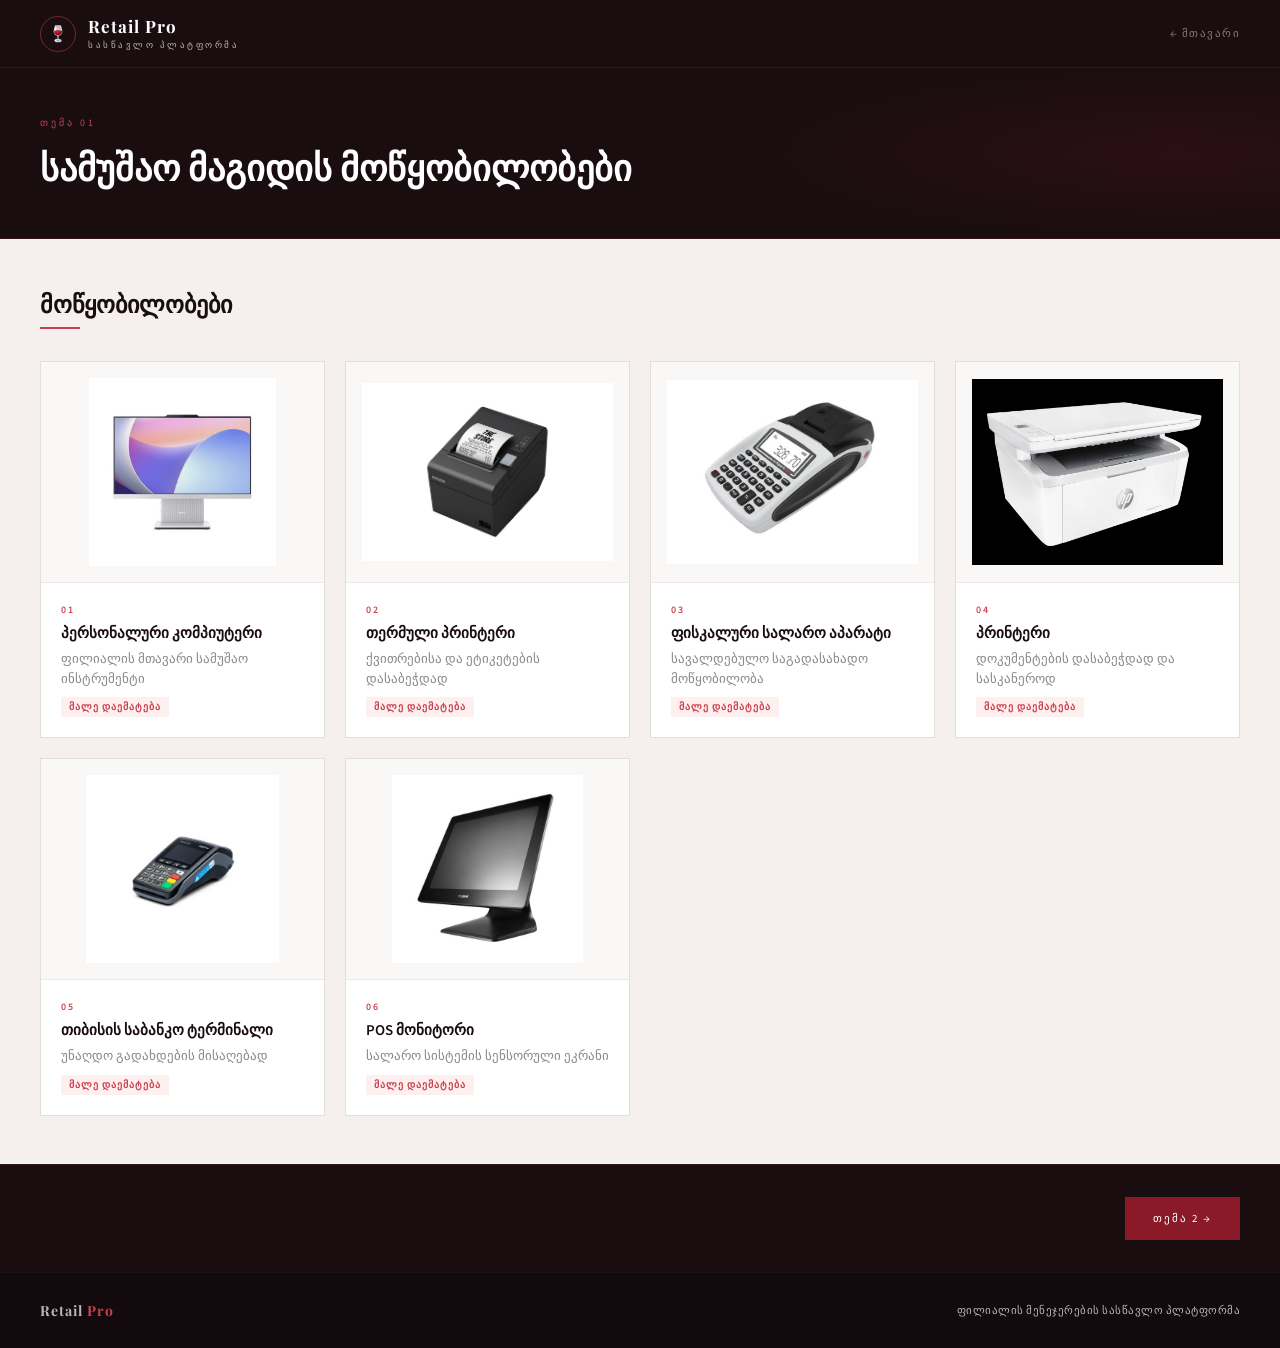
<file: tema1.html>
<!DOCTYPE html>
<html lang="ka">
<head>
  <meta charset="UTF-8" />
  <meta name="viewport" content="width=device-width, initial-scale=1.0" />
  <title>თემა 1 | სამუშაო მაგიდის მოწყობილობები</title>
  <link rel="stylesheet" href="style.css" />
  <style>
    .hero {
      background: #1a0d10;
      padding: 3rem 2.5rem;
      position: relative;
      overflow: hidden;
      border-bottom: 1px solid rgba(201,65,79,0.15);
    }
    .hero::after {
      content: '';
      position: absolute;
      right: 0; top: 0; bottom: 0; width: 40%;
      background: radial-gradient(ellipse at 80% 50%, rgba(139,26,40,0.15) 0%, transparent 70%);
    }
    .hero-label {
      font-size: 10px; letter-spacing: 3px; text-transform: uppercase;
      color: #c9414f; margin-bottom: 0.75rem;
    }
    .hero h1 {
      font-family: 'Playfair Display', serif;
      font-size: 36px; font-weight: 700; color: #fff;
      position: relative; z-index: 1;
    }

    .devices { padding: 3rem 2.5rem; background: #f5f0ee; max-width: 100%; }
    .section-title {
      font-family: 'Playfair Display', serif;
      font-size: 24px; font-weight: 700; color: #1a0d10; margin-bottom: 0.5rem;
    }
    .section-line { width: 40px; height: 2px; background: #c9414f; margin-bottom: 2rem; }

    .devices-grid {
      display: grid;
      grid-template-columns: repeat(auto-fit, minmax(260px, 1fr));
      gap: 20px;
    }

    .device-card {
      background: #fff;
      border: 0.5px solid #e5ddd8;
      overflow: hidden;
      transition: border-color 0.2s, box-shadow 0.2s, transform 0.2s;
      position: relative;
    }
    .device-card:hover {
      border-color: #c9414f;
      box-shadow: 0 4px 20px rgba(139,26,40,0.1);
      transform: translateY(-2px);
    }

    .device-img-wrap { position: relative; overflow: hidden; }
    .device-img {
      width: 100%; height: 220px;
      object-fit: contain; background: #faf8f6;
      padding: 1rem; display: block;
      transition: transform 0.4s ease;
    }
    .device-card:hover .device-img { transform: scale(1.04); }

    .img-overlay {
      position: absolute; top: 0; left: 0; right: 0; bottom: 0;
      background: rgba(139,26,40,0.85);
      display: flex; align-items: center; justify-content: center;
      opacity: 0; transition: opacity 0.3s ease;
    }
    .device-card:hover .img-overlay { opacity: 1; }
    .overlay-text {
      color: #fff; font-size: 13px; font-weight: 600;
      letter-spacing: 1.5px; text-transform: uppercase;
      display: flex; align-items: center; gap: 8px;
    }
    .overlay-arrow {
      width: 26px; height: 26px; border-radius: 50%;
      border: 1.5px solid #fff;
      display: flex; align-items: center; justify-content: center;
    }

    .device-info { padding: 1.25rem; border-top: 1px solid #f0e8e4; }
    .device-num {
      font-size: 10px; font-weight: 600; letter-spacing: 2px;
      color: #c9414f; margin-bottom: 6px;
    }
    .device-info h3 { font-size: 15px; font-weight: 600; color: #1a0d10; margin-bottom: 6px; }
    .device-info p { font-size: 13px; color: #888; line-height: 1.5; }
    .coming-soon {
      display: inline-block; margin-top: 8px;
      font-size: 10px; font-weight: 600; letter-spacing: 1px;
      color: #c9414f; background: #fff0f0; padding: 3px 8px;
    }

    @media (max-width: 600px) {
      .hero h1 { font-size: 26px; }
      .devices { padding: 2rem 1rem; }
    }
  </style>
</head>
<body>

  <header class="rp-header">
    <a href="index.html" class="rp-logo-wrap">
      <div class="rp-logo-icon">🍷</div>
      <div>
        <span class="rp-logo-text">Retail Pro</span>
        <span class="rp-logo-sub">სასწავლო პლატფორმა</span>
      </div>
    </a>
    <nav>
      <a href="index.html" class="back">← მთავარი</a>
    </nav>
  </header>


  <section class="hero">
    <div class="hero-label">თემა 01</div>
    <h1>სამუშაო მაგიდის მოწყობილობები</h1>
  </section>

  <section class="devices">
    <div class="section-title">მოწყობილობები</div>
    <div class="section-line"></div>
    <div class="devices-grid">

      <div class="device-card">
        <div class="device-img-wrap">
          <img class="device-img" src="pc.png" alt="პერსონალური კომპიუტერი" />
          <div class="img-overlay"><div class="overlay-text">მალე <div class="overlay-arrow">→</div></div></div>
        </div>
        <div class="device-info">
          <div class="device-num">01</div>
          <h3>პერსონალური კომპიუტერი</h3>
          <p>ფილიალის მთავარი სამუშაო ინსტრუმენტი</p>
          <span class="coming-soon">მალე დაემატება</span>
        </div>
      </div>

      <div class="device-card">
        <div class="device-img-wrap">
          <img class="device-img" src="thermal-printer.png" alt="თერმული პრინტერი" />
          <div class="img-overlay"><div class="overlay-text">მალე <div class="overlay-arrow">→</div></div></div>
        </div>
        <div class="device-info">
          <div class="device-num">02</div>
          <h3>თერმული პრინტერი</h3>
          <p>ქვითრებისა და ეტიკეტების დასაბეჭდად</p>
          <span class="coming-soon">მალე დაემატება</span>
        </div>
      </div>

      <div class="device-card">
        <div class="device-img-wrap">
          <img class="device-img" src="fiscal.png" alt="ფისკალური სალარო აპარატი" />
          <div class="img-overlay"><div class="overlay-text">მალე <div class="overlay-arrow">→</div></div></div>
        </div>
        <div class="device-info">
          <div class="device-num">03</div>
          <h3>ფისკალური სალარო აპარატი</h3>
          <p>სავალდებულო საგადასახადო მოწყობილობა</p>
          <span class="coming-soon">მალე დაემატება</span>
        </div>
      </div>

      <div class="device-card">
        <div class="device-img-wrap">
          <img class="device-img" src="printer.png" alt="პრინტერი" />
          <div class="img-overlay"><div class="overlay-text">მალე <div class="overlay-arrow">→</div></div></div>
        </div>
        <div class="device-info">
          <div class="device-num">04</div>
          <h3>პრინტერი</h3>
          <p>დოკუმენტების დასაბეჭდად და სასკანეროდ</p>
          <span class="coming-soon">მალე დაემატება</span>
        </div>
      </div>

      <div class="device-card">
        <div class="device-img-wrap">
          <img class="device-img" src="terminal.png" alt="საბანკო ტერმინალი" />
          <div class="img-overlay"><div class="overlay-text">მალე <div class="overlay-arrow">→</div></div></div>
        </div>
        <div class="device-info">
          <div class="device-num">05</div>
          <h3>თიბისის საბანკო ტერმინალი</h3>
          <p>უნაღდო გადახდების მისაღებად</p>
          <span class="coming-soon">მალე დაემატება</span>
        </div>
      </div>

      <div class="device-card">
        <div class="device-img-wrap">
          <img class="device-img" src="pos.png" alt="POS მონიტორი" />
          <div class="img-overlay"><div class="overlay-text">მალე <div class="overlay-arrow">→</div></div></div>
        </div>
        <div class="device-info">
          <div class="device-num">06</div>
          <h3>POS მონიტორი</h3>
          <p>სალარო სისტემის სენსორული ეკრანი</p>
          <span class="coming-soon">მალე დაემატება</span>
        </div>
      </div>

    </div>
  </section>

  <div style="background:#1a0d10; border-top:1px solid rgba(201,65,79,0.15); padding:2rem 2.5rem; display:flex; justify-content:flex-end;">
    <a href="tema2.html" style="display:inline-flex; align-items:center; gap:10px; background:#8b1a28; color:#fff; font-size:11px; letter-spacing:2px; text-transform:uppercase; padding:14px 28px; text-decoration:none;">თემა 2 →</a>
  </div>

  <footer class="rp-footer">
    <div class="rp-footer-logo">Retail <em>Pro</em></div>
    <div class="rp-footer-text">ფილიალის მენეჯერების სასწავლო პლატფორმა</div>
  </footer>

</body>
</html>
</file>
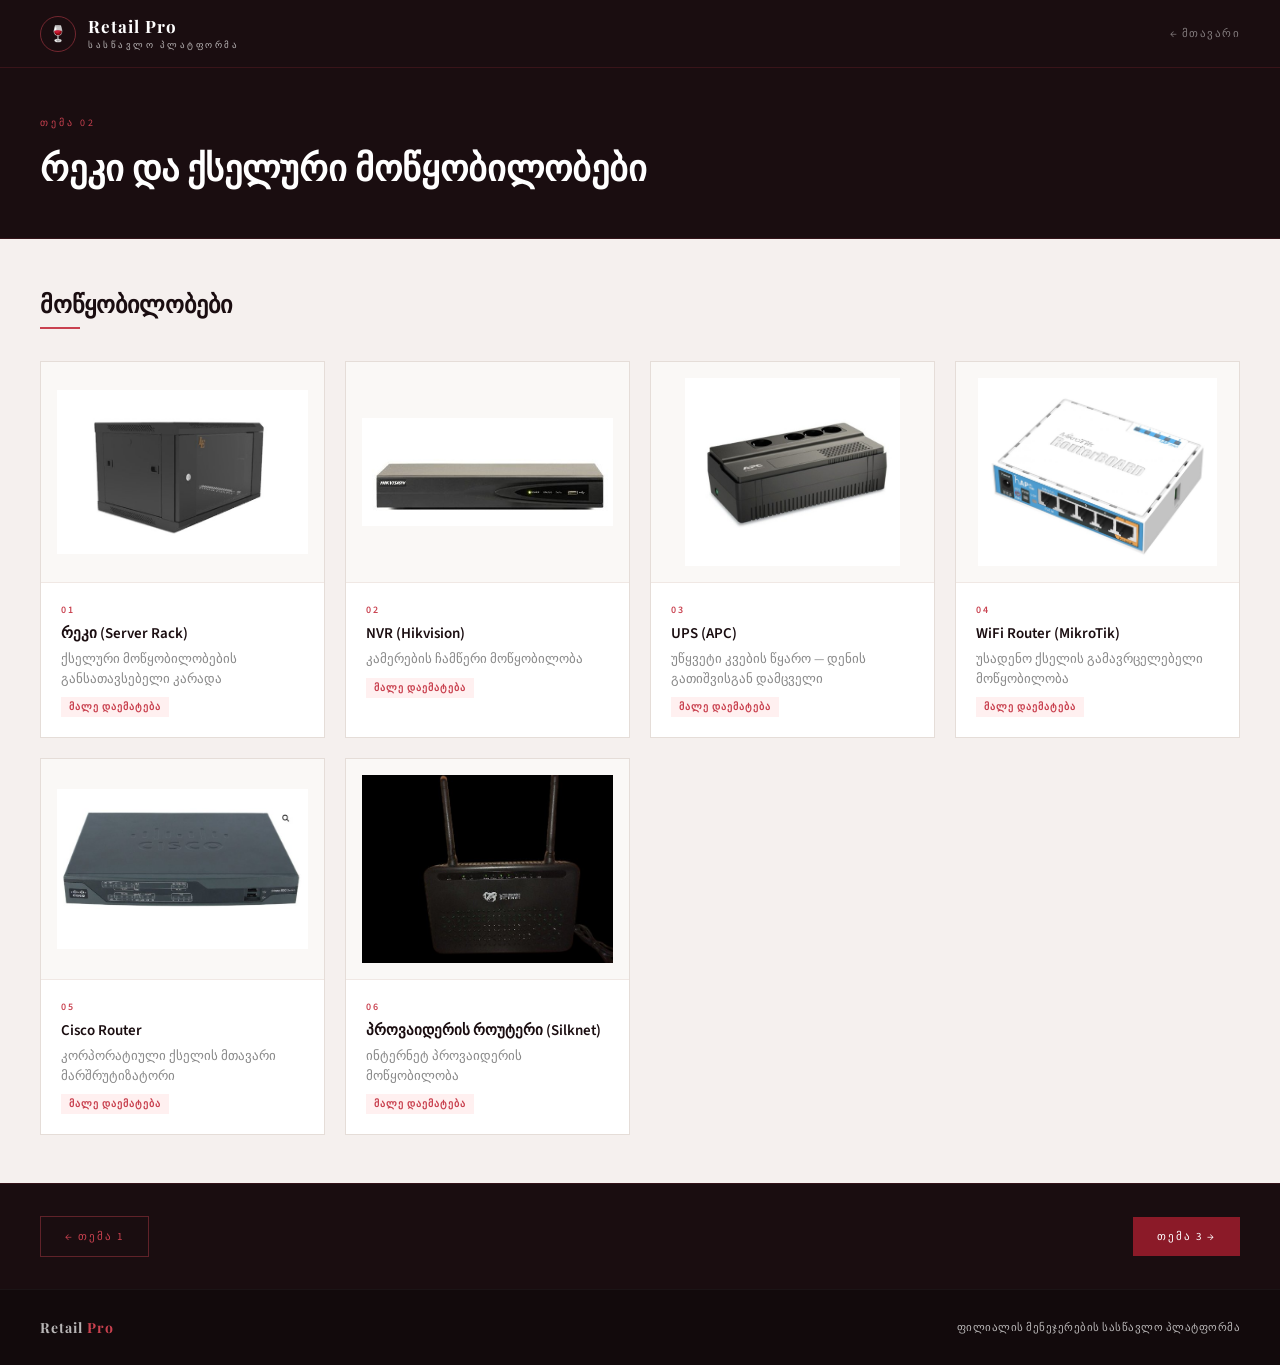
<file: tema2.html>
<!DOCTYPE html>
<html lang="ka">
<head>
  <meta charset="UTF-8" />
  <meta name="viewport" content="width=device-width, initial-scale=1.0" />
  <title>თემა 2 | რეკი და ქსელური მოწყობილობები</title>
  <link rel="stylesheet" href="style.css" />
  <style>
    .hero { background: #1a0d10; padding: 3rem 2.5rem; position: relative; overflow: hidden; border-bottom: 1px solid rgba(201,65,79,0.15); }
    .hero-label { font-size: 10px; letter-spacing: 3px; text-transform: uppercase; color: #c9414f; margin-bottom: 0.75rem; }
    .hero h1 { font-family: 'Playfair Display', serif; font-size: 36px; font-weight: 700; color: #fff; }
    .devices { padding: 3rem 2.5rem; background: #f5f0ee; }
    .section-title { font-family: 'Playfair Display', serif; font-size: 24px; font-weight: 700; color: #1a0d10; margin-bottom: 0.5rem; }
    .section-line { width: 40px; height: 2px; background: #c9414f; margin-bottom: 2rem; }
    .devices-grid { display: grid; grid-template-columns: repeat(auto-fit, minmax(260px, 1fr)); gap: 20px; }
    .device-card { background: #fff; border: 0.5px solid #e5ddd8; overflow: hidden; transition: border-color 0.2s, box-shadow 0.2s, transform 0.2s; position: relative; }
    .device-card:hover { border-color: #c9414f; box-shadow: 0 4px 20px rgba(139,26,40,0.1); transform: translateY(-2px); }
    .device-img-wrap { position: relative; overflow: hidden; }
    .device-img { width: 100%; height: 220px; object-fit: contain; background: #faf8f6; padding: 1rem; display: block; transition: transform 0.4s ease; }
    .device-card:hover .device-img { transform: scale(1.04); }
    .img-overlay { position: absolute; top: 0; left: 0; right: 0; bottom: 0; background: rgba(139,26,40,0.85); display: flex; align-items: center; justify-content: center; opacity: 0; transition: opacity 0.3s ease; }
    .device-card:hover .img-overlay { opacity: 1; }
    .overlay-text { color: #fff; font-size: 13px; font-weight: 600; letter-spacing: 1.5px; text-transform: uppercase; display: flex; align-items: center; gap: 8px; }
    .overlay-arrow { width: 26px; height: 26px; border-radius: 50%; border: 1.5px solid #fff; display: flex; align-items: center; justify-content: center; }
    .device-info { padding: 1.25rem; border-top: 1px solid #f0e8e4; }
    .device-num { font-size: 10px; font-weight: 600; letter-spacing: 2px; color: #c9414f; margin-bottom: 6px; }
    .device-info h3 { font-size: 15px; font-weight: 600; color: #1a0d10; margin-bottom: 6px; }
    .device-info p { font-size: 13px; color: #888; line-height: 1.5; }
    .coming-soon { display: inline-block; margin-top: 8px; font-size: 10px; font-weight: 600; letter-spacing: 1px; color: #c9414f; background: #fff0f0; padding: 3px 8px; }
    .nav-themes { background: #1a0d10; border-top: 1px solid rgba(201,65,79,0.15); padding: 2rem 2.5rem; display: flex; justify-content: space-between; align-items: center; }
    .nav-themes a { display: inline-flex; align-items: center; gap: 10px; font-size: 11px; letter-spacing: 2px; text-transform: uppercase; padding: 12px 24px; text-decoration: none; transition: all 0.2s; }
    .nav-themes a.prev { border: 1px solid rgba(201,65,79,0.4); color: #c9414f; }
    .nav-themes a.next { background: #8b1a28; color: #fff; }
    .nav-themes a:hover { opacity: 0.8; }
    @media (max-width: 600px) { .hero h1 { font-size: 26px; } .devices { padding: 2rem 1rem; } }
  </style>
</head>
<body>
  <header class="rp-header">
    <a href="index.html" class="rp-logo-wrap">
      <div class="rp-logo-icon">🍷</div>
      <div>
        <span class="rp-logo-text">Retail Pro</span>
        <span class="rp-logo-sub">სასწავლო პლატფორმა</span>
      </div>
    </a>
    <nav><a href="index.html" class="back">← მთავარი</a></nav>
  </header>

  <section class="hero">
    <div class="hero-label">თემა 02</div>
    <h1>რეკი და ქსელური მოწყობილობები</h1>
  </section>

  <section class="devices">
    <div class="section-title">მოწყობილობები</div>
    <div class="section-line"></div>
    <div class="devices-grid">

      <div class="device-card">
        <div class="device-img-wrap">
          <img class="device-img" src="rack.png" alt="რეკი" />
          <div class="img-overlay"><div class="overlay-text">მალე <div class="overlay-arrow">→</div></div></div>
        </div>
        <div class="device-info">
          <div class="device-num">01</div>
          <h3>რეკი (Server Rack)</h3>
          <p>ქსელური მოწყობილობების განსათავსებელი კარადა</p>
          <span class="coming-soon">მალე დაემატება</span>
        </div>
      </div>

      <div class="device-card">
        <div class="device-img-wrap">
          <img class="device-img" src="nvr.png" alt="NVR" />
          <div class="img-overlay"><div class="overlay-text">მალე <div class="overlay-arrow">→</div></div></div>
        </div>
        <div class="device-info">
          <div class="device-num">02</div>
          <h3>NVR (Hikvision)</h3>
          <p>კამერების ჩამწერი მოწყობილობა</p>
          <span class="coming-soon">მალე დაემატება</span>
        </div>
      </div>

      <div class="device-card">
        <div class="device-img-wrap">
          <img class="device-img" src="ups.png" alt="UPS" />
          <div class="img-overlay"><div class="overlay-text">მალე <div class="overlay-arrow">→</div></div></div>
        </div>
        <div class="device-info">
          <div class="device-num">03</div>
          <h3>UPS (APC)</h3>
          <p>უწყვეტი კვების წყარო — დენის გათიშვისგან დამცველი</p>
          <span class="coming-soon">მალე დაემატება</span>
        </div>
      </div>

      <div class="device-card">
        <div class="device-img-wrap">
          <img class="device-img" src="wifi-router.png" alt="WiFi Router" />
          <div class="img-overlay"><div class="overlay-text">მალე <div class="overlay-arrow">→</div></div></div>
        </div>
        <div class="device-info">
          <div class="device-num">04</div>
          <h3>WiFi Router (MikroTik)</h3>
          <p>უსადენო ქსელის გამავრცელებელი მოწყობილობა</p>
          <span class="coming-soon">მალე დაემატება</span>
        </div>
      </div>

      <div class="device-card">
        <div class="device-img-wrap">
          <img class="device-img" src="cisco.png" alt="Cisco Router" />
          <div class="img-overlay"><div class="overlay-text">მალე <div class="overlay-arrow">→</div></div></div>
        </div>
        <div class="device-info">
          <div class="device-num">05</div>
          <h3>Cisco Router</h3>
          <p>კორპორატიული ქსელის მთავარი მარშრუტიზატორი</p>
          <span class="coming-soon">მალე დაემატება</span>
        </div>
      </div>

      <div class="device-card">
        <div class="device-img-wrap">
          <img class="device-img" src="provider-router.png" alt="პროვაიდერის როუტერი" />
          <div class="img-overlay"><div class="overlay-text">მალე <div class="overlay-arrow">→</div></div></div>
        </div>
        <div class="device-info">
          <div class="device-num">06</div>
          <h3>პროვაიდერის როუტერი (Silknet)</h3>
          <p>ინტერნეტ პროვაიდერის მოწყობილობა</p>
          <span class="coming-soon">მალე დაემატება</span>
        </div>
      </div>

    </div>
  </section>

  <div class="nav-themes">
    <a href="tema1.html" class="prev">← თემა 1</a>
    <a href="tema3.html" class="next">თემა 3 →</a>
  </div>

  <footer class="rp-footer">
    <div class="rp-footer-logo">Retail <em>Pro</em></div>
    <div class="rp-footer-text">ფილიალის მენეჯერების სასწავლო პლატფორმა</div>
  </footer>
</body>
</html>
</file>
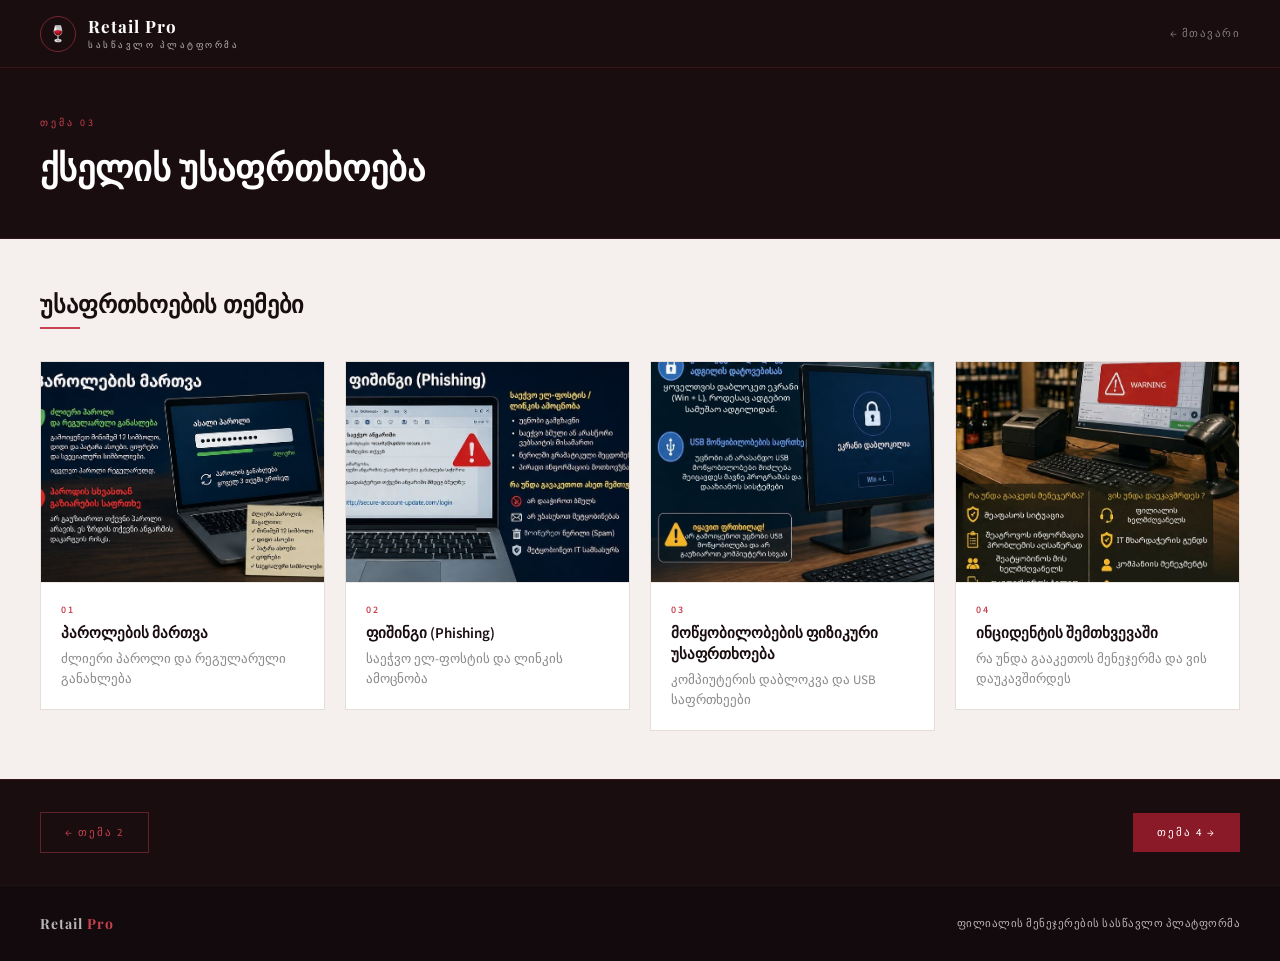
<file: tema3.html>
<!DOCTYPE html>
<html lang="ka">
<head>
  <meta charset="UTF-8" />
  <meta name="viewport" content="width=device-width, initial-scale=1.0" />
  <title>თემა 3 | ქსელის უსაფრთხოება</title>
  <link rel="stylesheet" href="style.css" />
  <style>
    .hero { background: #1a0d10; padding: 3rem 2.5rem; position: relative; overflow: hidden; border-bottom: 1px solid rgba(201,65,79,0.15); }
    .hero-label { font-size: 10px; letter-spacing: 3px; text-transform: uppercase; color: #c9414f; margin-bottom: 0.75rem; }
    .hero h1 { font-family: 'Playfair Display', serif; font-size: 36px; font-weight: 700; color: #fff; }
    .devices { padding: 3rem 2.5rem; background: #f5f0ee; }
    .section-title { font-family: 'Playfair Display', serif; font-size: 24px; font-weight: 700; color: #1a0d10; margin-bottom: 0.5rem; }
    .section-line { width: 40px; height: 2px; background: #c9414f; margin-bottom: 2rem; }
    .devices-grid { display: grid; grid-template-columns: repeat(auto-fit, minmax(260px, 1fr)); gap: 20px; }
    .device-card { background: #fff; border: 0.5px solid #e5ddd8; overflow: hidden; transition: border-color 0.2s, box-shadow 0.2s, transform 0.2s; position: relative; }
    .device-card:hover { border-color: #c9414f; box-shadow: 0 4px 20px rgba(139,26,40,0.1); transform: translateY(-2px); }
    .device-img-wrap { position: relative; overflow: hidden; }
    .device-img { width: 100%; height: 220px; object-fit: cover; background: #faf8f6; display: block; transition: transform 0.4s ease; }
    .device-card:hover .device-img { transform: scale(1.04); }
    .img-overlay { position: absolute; top: 0; left: 0; right: 0; bottom: 0; background: rgba(139,26,40,0.85); display: flex; align-items: center; justify-content: center; opacity: 0; transition: opacity 0.3s ease; }
    .device-card:hover .img-overlay { opacity: 1; }
    .overlay-text { color: #fff; font-size: 13px; font-weight: 600; letter-spacing: 1.5px; text-transform: uppercase; display: flex; align-items: center; gap: 8px; }
    .overlay-arrow { width: 26px; height: 26px; border-radius: 50%; border: 1.5px solid #fff; display: flex; align-items: center; justify-content: center; }
    .device-info { padding: 1.25rem; border-top: 1px solid #f0e8e4; }
    .device-num { font-size: 10px; font-weight: 600; letter-spacing: 2px; color: #c9414f; margin-bottom: 6px; }
    .device-info h3 { font-size: 15px; font-weight: 600; color: #1a0d10; margin-bottom: 6px; }
    .device-info p { font-size: 13px; color: #888; line-height: 1.5; }
    .nav-themes { background: #1a0d10; border-top: 1px solid rgba(201,65,79,0.15); padding: 2rem 2.5rem; display: flex; justify-content: space-between; align-items: center; }
    .nav-themes a { display: inline-flex; align-items: center; gap: 10px; font-size: 11px; letter-spacing: 2px; text-transform: uppercase; padding: 12px 24px; text-decoration: none; transition: all 0.2s; }
    .nav-themes a.prev { border: 1px solid rgba(201,65,79,0.4); color: #c9414f; }
    .nav-themes a.next { background: #8b1a28; color: #fff; }
    @media (max-width: 600px) { .hero h1 { font-size: 26px; } .devices { padding: 2rem 1rem; } }
  </style>
</head>
<body>
  <header class="rp-header">
    <a href="index.html" class="rp-logo-wrap">
      <div class="rp-logo-icon">🍷</div>
      <div>
        <span class="rp-logo-text">Retail Pro</span>
        <span class="rp-logo-sub">სასწავლო პლატფორმა</span>
      </div>
    </a>
    <nav><a href="index.html" class="back">← მთავარი</a></nav>
  </header>

  <section class="hero">
    <div class="hero-label">თემა 03</div>
    <h1>ქსელის უსაფრთხოება</h1>
  </section>

  <section class="devices">
    <div class="section-title">უსაფრთხოების თემები</div>
    <div class="section-line"></div>
    <div class="devices-grid">

      <a href="password-detail.html" style="text-decoration:none; color:inherit;">
      <div class="device-card">
        <div class="device-img-wrap">
          <img class="device-img" src="password.png" alt="პაროლების მართვა" />
          <div class="img-overlay"><div class="overlay-text">დეტალურად <div class="overlay-arrow">→</div></div></div>
        </div>
        <div class="device-info">
          <div class="device-num">01</div>
          <h3>პაროლების მართვა</h3>
          <p>ძლიერი პაროლი და რეგულარული განახლება</p>
        </div>
      </div>
      </a>

      <a href="phishing-detail.html" style="text-decoration:none; color:inherit;">
      <div class="device-card">
        <div class="device-img-wrap">
          <img class="device-img" src="phishing.png" alt="ფიშინგი" />
          <div class="img-overlay"><div class="overlay-text">დეტალურად <div class="overlay-arrow">→</div></div></div>
        </div>
        <div class="device-info">
          <div class="device-num">02</div>
          <h3>ფიშინგი (Phishing)</h3>
          <p>საეჭვო ელ-ფოსტის და ლინკის ამოცნობა</p>
        </div>
      </div>
      </a>

      <a href="physical-detail.html" style="text-decoration:none; color:inherit;">
      <div class="device-card">
        <div class="device-img-wrap">
          <img class="device-img" src="physical.png" alt="ფიზიკური უსაფრთხოება" />
          <div class="img-overlay"><div class="overlay-text">დეტალურად <div class="overlay-arrow">→</div></div></div>
        </div>
        <div class="device-info">
          <div class="device-num">03</div>
          <h3>მოწყობილობების ფიზიკური უსაფრთხოება</h3>
          <p>კომპიუტერის დაბლოკვა და USB საფრთხეები</p>
        </div>
      </div>
      </a>

      <a href="incident-detail.html" style="text-decoration:none; color:inherit;">
      <div class="device-card">
        <div class="device-img-wrap">
          <img class="device-img" src="incident.png" alt="ინციდენტის შემთხვევაში" />
          <div class="img-overlay"><div class="overlay-text">დეტალურად <div class="overlay-arrow">→</div></div></div>
        </div>
        <div class="device-info">
          <div class="device-num">04</div>
          <h3>ინციდენტის შემთხვევაში</h3>
          <p>რა უნდა გააკეთოს მენეჯერმა და ვის დაუკავშირდეს</p>
        </div>
      </div>
      </a>

    </div>
  </section>

  <div class="nav-themes">
    <a href="tema2.html" class="prev">← თემა 2</a>
    <a href="tema4.html" class="next">თემა 4 →</a>
  </div>

  <footer class="rp-footer">
    <div class="rp-footer-logo">Retail <em>Pro</em></div>
    <div class="rp-footer-text">ფილიალის მენეჯერების სასწავლო პლატფორმა</div>
  </footer>
</body>
</html>
</file>
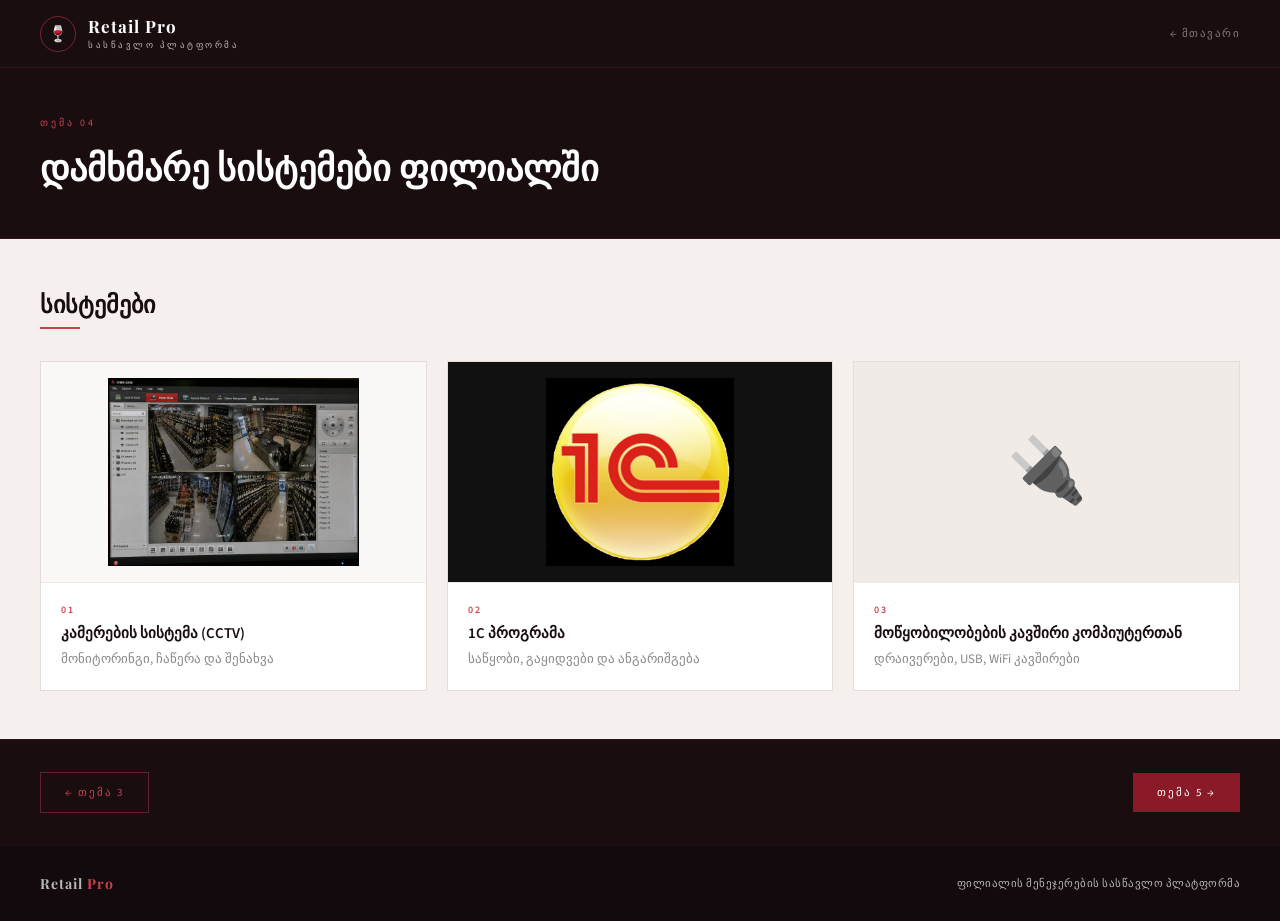
<file: tema4.html>
<!DOCTYPE html>
<html lang="ka">
<head>
  <meta charset="UTF-8" />
  <meta name="viewport" content="width=device-width, initial-scale=1.0" />
  <title>თემა 4 | დამხმარე სისტემები</title>
  <link rel="stylesheet" href="style.css" />
  <style>
    .hero { background: #1a0d10; padding: 3rem 2.5rem; position: relative; overflow: hidden; border-bottom: 1px solid rgba(201,65,79,0.15); }
    .hero-label { font-size: 10px; letter-spacing: 3px; text-transform: uppercase; color: #c9414f; margin-bottom: 0.75rem; }
    .hero h1 { font-family: 'Playfair Display', serif; font-size: 36px; font-weight: 700; color: #fff; }
    .devices { padding: 3rem 2.5rem; background: #f5f0ee; }
    .section-title { font-family: 'Playfair Display', serif; font-size: 24px; font-weight: 700; color: #1a0d10; margin-bottom: 0.5rem; }
    .section-line { width: 40px; height: 2px; background: #c9414f; margin-bottom: 2rem; }
    .devices-grid { display: grid; grid-template-columns: repeat(auto-fit, minmax(260px, 1fr)); gap: 20px; }
    .device-card { background: #fff; border: 0.5px solid #e5ddd8; overflow: hidden; transition: border-color 0.2s, box-shadow 0.2s, transform 0.2s; position: relative; }
    .device-card:hover { border-color: #c9414f; box-shadow: 0 4px 20px rgba(139,26,40,0.1); transform: translateY(-2px); }
    .device-img-wrap { position: relative; overflow: hidden; }
    .device-img { width: 100%; height: 220px; object-fit: contain; background: #faf8f6; padding: 1rem; display: block; transition: transform 0.4s ease; }
    .device-card:hover .device-img { transform: scale(1.04); }
    .img-overlay { position: absolute; top: 0; left: 0; right: 0; bottom: 0; background: rgba(139,26,40,0.85); display: flex; align-items: center; justify-content: center; opacity: 0; transition: opacity 0.3s ease; }
    .device-card:hover .img-overlay { opacity: 1; }
    .overlay-text { color: #fff; font-size: 13px; font-weight: 600; letter-spacing: 1.5px; text-transform: uppercase; display: flex; align-items: center; gap: 8px; }
    .overlay-arrow { width: 26px; height: 26px; border-radius: 50%; border: 1.5px solid #fff; display: flex; align-items: center; justify-content: center; }
    .device-info { padding: 1.25rem; border-top: 1px solid #f0e8e4; }
    .device-num { font-size: 10px; font-weight: 600; letter-spacing: 2px; color: #c9414f; margin-bottom: 6px; }
    .device-info h3 { font-size: 15px; font-weight: 600; color: #1a0d10; margin-bottom: 6px; }
    .device-info p { font-size: 13px; color: #888; line-height: 1.5; }
    .nav-themes { background: #1a0d10; border-top: 1px solid rgba(201,65,79,0.15); padding: 2rem 2.5rem; display: flex; justify-content: space-between; align-items: center; }
    .nav-themes a { display: inline-flex; align-items: center; gap: 10px; font-size: 11px; letter-spacing: 2px; text-transform: uppercase; padding: 12px 24px; text-decoration: none; transition: all 0.2s; }
    .nav-themes a.prev { border: 1px solid rgba(201,65,79,0.4); color: #c9414f; }
    .nav-themes a.next { background: #8b1a28; color: #fff; }
    @media (max-width: 600px) { .hero h1 { font-size: 26px; } .devices { padding: 2rem 1rem; } }
  </style>
</head>
<body>
  <header class="rp-header">
    <a href="index.html" class="rp-logo-wrap">
      <div class="rp-logo-icon">🍷</div>
      <div>
        <span class="rp-logo-text">Retail Pro</span>
        <span class="rp-logo-sub">სასწავლო პლატფორმა</span>
      </div>
    </a>
    <nav><a href="index.html" class="back">← მთავარი</a></nav>
  </header>

  <section class="hero">
    <div class="hero-label">თემა 04</div>
    <h1>დამხმარე სისტემები ფილიალში</h1>
  </section>

  <section class="devices">
    <div class="section-title">სისტემები</div>
    <div class="section-line"></div>
    <div class="devices-grid">

      <a href="cctv-detail.html" style="text-decoration:none; color:inherit;">
      <div class="device-card">
        <div class="device-img-wrap">
          <img class="device-img" src="cctv.png" alt="კამერების სისტემა" />
          <div class="img-overlay"><div class="overlay-text">დეტალურად <div class="overlay-arrow">→</div></div></div>
        </div>
        <div class="device-info">
          <div class="device-num">01</div>
          <h3>კამერების სისტემა (CCTV)</h3>
          <p>მონიტორინგი, ჩაწერა და შენახვა</p>
        </div>
      </div>
      </a>

      <a href="1c-detail.html" style="text-decoration:none; color:inherit;">
      <div class="device-card">
        <div class="device-img-wrap">
          <img class="device-img" src="1c.png" alt="1C" style="object-fit:contain; background:#111;" />
          <div class="img-overlay"><div class="overlay-text">დეტალურად <div class="overlay-arrow">→</div></div></div>
        </div>
        <div class="device-info">
          <div class="device-num">02</div>
          <h3>1C პროგრამა</h3>
          <p>საწყობი, გაყიდვები და ანგარიშგება</p>
        </div>
      </div>
      </a>

      <a href="devices-detail.html" style="text-decoration:none; color:inherit;">
      <div class="device-card">
        <div class="device-img-wrap">
          <div style="width:100%; height:220px; display:flex; align-items:center; justify-content:center; font-size:64px; background:#f0ebe6;">🔌</div>
          <div class="img-overlay"><div class="overlay-text">დეტალურად <div class="overlay-arrow">→</div></div></div>
        </div>
        <div class="device-info">
          <div class="device-num">03</div>
          <h3>მოწყობილობების კავშირი კომპიუტერთან</h3>
          <p>დრაივერები, USB, WiFi კავშირები</p>
        </div>
      </div>
      </a>

    </div>
  </section>

  <div class="nav-themes">
    <a href="tema3.html" class="prev">← თემა 3</a>
    <a href="tema5.html" class="next">თემა 5 →</a>
  </div>

  <footer class="rp-footer">
    <div class="rp-footer-logo">Retail <em>Pro</em></div>
    <div class="rp-footer-text">ფილიალის მენეჯერების სასწავლო პლატფორმა</div>
  </footer>
</body>
</html>
</file>
<file: style.css>
@import url('https://fonts.googleapis.com/css2?family=Playfair+Display:wght@400;700&family=Source+Sans+3:wght@400;500;600&display=swap');

* { margin: 0; padding: 0; box-sizing: border-box; }

:root {
  --bg: #1a0d10;
  --bg2: #150a0d;
  --bg3: #120a0c;
  --accent: #c9414f;
  --accent-dark: #8b1a28;
  --border: rgba(180,50,60,0.2);
  --text: #fff;
  --text-muted: rgba(255,255,255,0.45);
  --text-dim: rgba(255,255,255,0.7);
}

body {
  font-family: 'Source Sans 3', sans-serif;
  background: var(--bg);
  color: var(--text);
}

/* HEADER */
.rp-header {
  background: var(--bg);
  border-bottom: 1px solid var(--border);
  padding: 0 2.5rem;
  display: flex;
  align-items: center;
  justify-content: space-between;
  height: 68px;
  position: sticky;
  top: 0;
  z-index: 100;
}

.rp-logo-wrap {
  display: flex;
  align-items: center;
  gap: 12px;
  text-decoration: none;
}

.rp-logo-icon {
  width: 36px; height: 36px;
  border: 1.5px solid rgba(201,65,79,0.5);
  border-radius: 50%;
  display: flex; align-items: center; justify-content: center;
  font-size: 16px;
}

.rp-logo-text {
  font-family: 'Playfair Display', serif;
  font-size: 17px;
  font-weight: 700;
  letter-spacing: 1px;
  color: #fff;
}

.rp-logo-sub {
  font-size: 9px;
  letter-spacing: 2.5px;
  text-transform: uppercase;
  color: var(--text-dim);
  display: block;
}

.rp-header nav { display: flex; gap: 24px; align-items: center; }
.rp-header nav a {
  font-size: 11px;
  letter-spacing: 1.5px;
  text-transform: uppercase;
  color: var(--text-muted);
  text-decoration: none;
  transition: color 0.2s;
}
.rp-header nav a:hover { color: #fff; }
.rp-header nav a.back {
  color: var(--text-muted);
  display: flex;
  align-items: center;
  gap: 6px;
}
.rp-header nav a.back:hover { color: #fff; }

/* LOGO BAR */
.rp-logo-bar {
  background: var(--bg3);
  border-top: 1px solid rgba(255,255,255,0.04);
  border-bottom: 1px solid rgba(255,255,255,0.04);
  padding: 14px 2.5rem;
  display: flex;
  align-items: center;
  gap: 20px;
}

.rp-logo-bar-label {
  font-size: 9px;
  letter-spacing: 2.5px;
  text-transform: uppercase;
  color: var(--text-dim);
  flex-shrink: 0;
  white-space: nowrap;
}

.rp-logo-bar-divider {
  width: 1px; height: 28px;
  background: rgba(255,255,255,0.07);
  flex-shrink: 0;
}

.rp-logo-bar img {
  height: 28px;
  max-width: 200px;
  object-fit: contain;
  opacity: 0.7;
  filter: brightness(0) invert(1);
  transition: opacity 0.2s;
}
.rp-logo-bar img:hover { opacity: 1; }

/* FOOTER */
.rp-footer {
  background: var(--bg3);
  border-top: 1px solid rgba(255,255,255,0.04);
  padding: 1.75rem 2.5rem;
  display: flex;
  align-items: center;
  justify-content: space-between;
}

.rp-footer-logo {
  font-family: 'Playfair Display', serif;
  font-size: 14px;
  font-weight: 700;
  letter-spacing: 1px;
  color: var(--text-dim);
}

.rp-footer-logo em { color: var(--accent); font-style: normal; }

.rp-footer-text {
  font-size: 11px;
  color: var(--text-dim);
  letter-spacing: 0.5px;
}

/* NAV BOTTOM */
.rp-nav-bottom {
  background: var(--bg3);
  border-top: 1px solid rgba(255,255,255,0.05);
  padding: 1.5rem 2.5rem;
  display: flex;
  justify-content: space-between;
  align-items: center;
}

.rp-nav-btn {
  font-size: 11px;
  letter-spacing: 1.5px;
  text-transform: uppercase;
  color: var(--text-muted);
  text-decoration: none;
  transition: color 0.2s;
}
.rp-nav-btn:hover { color: #fff; }
.rp-nav-btn.next { color: var(--accent); }
</file>
